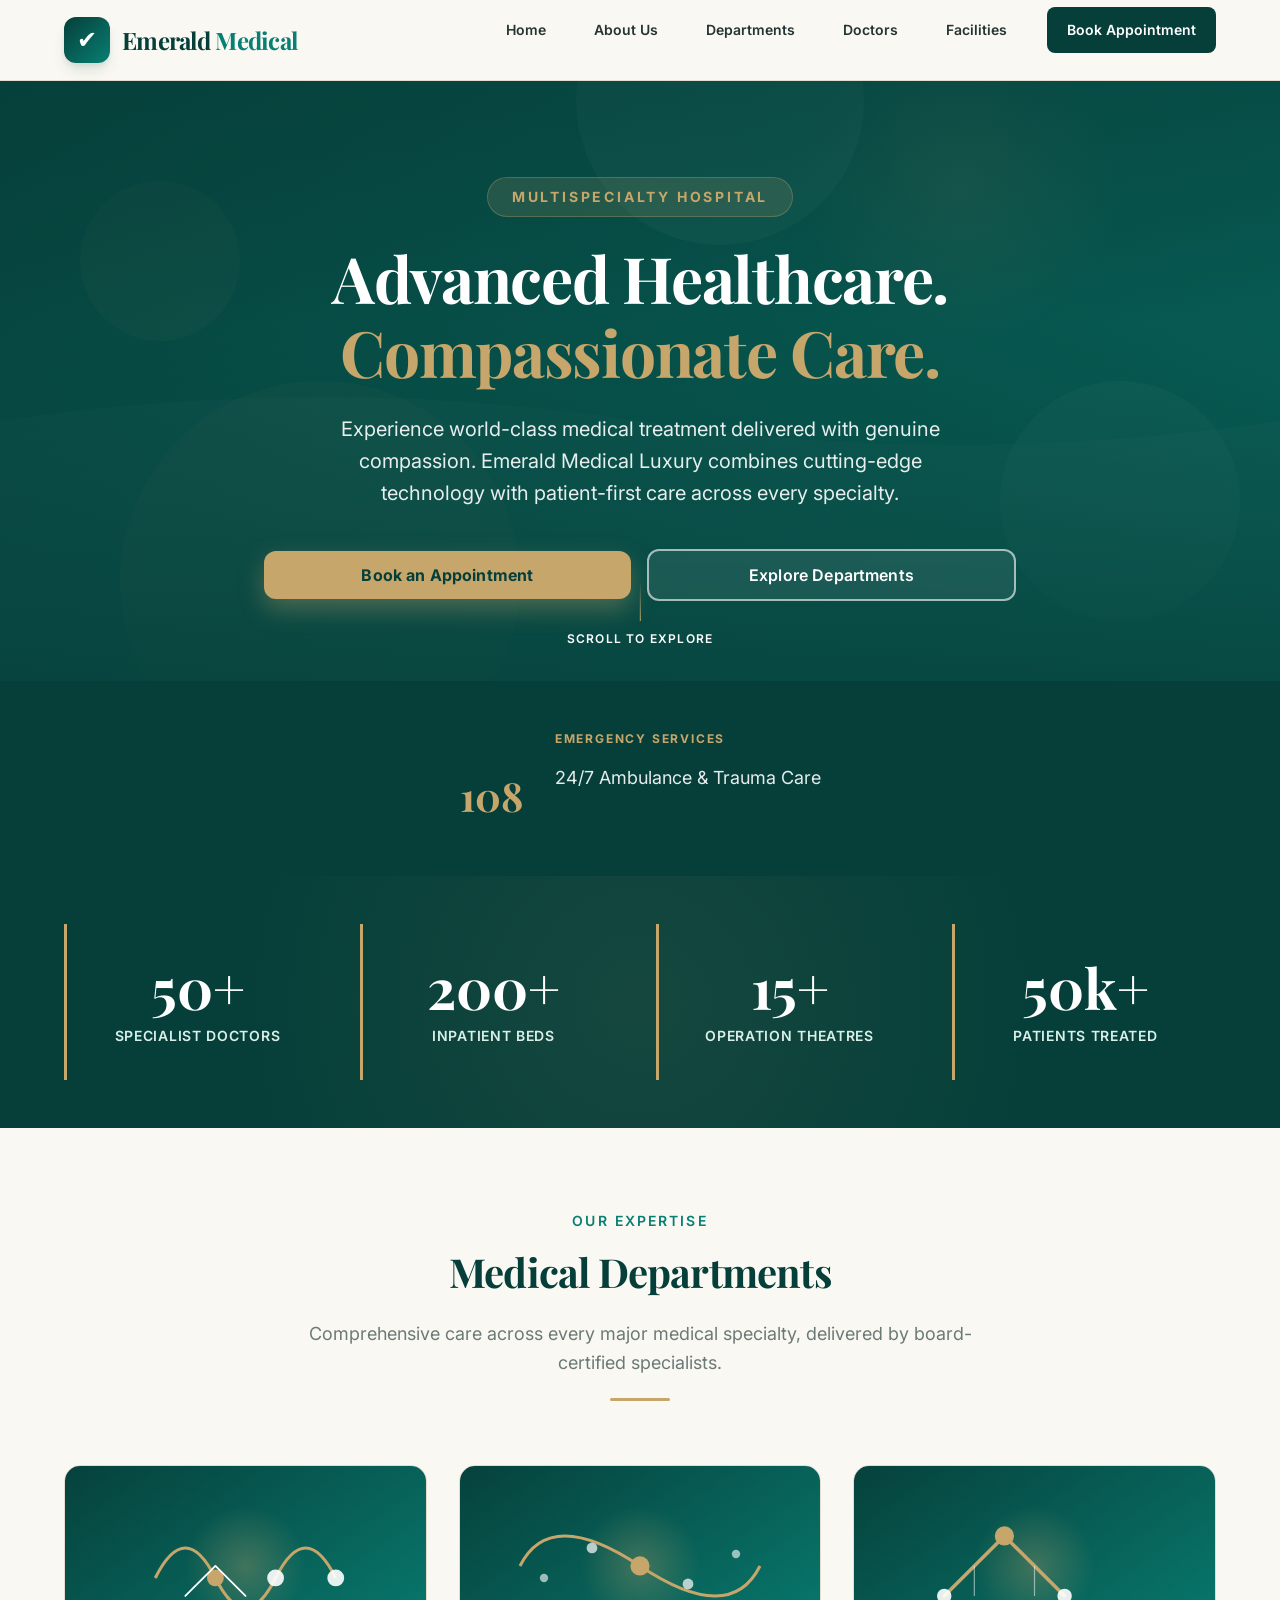
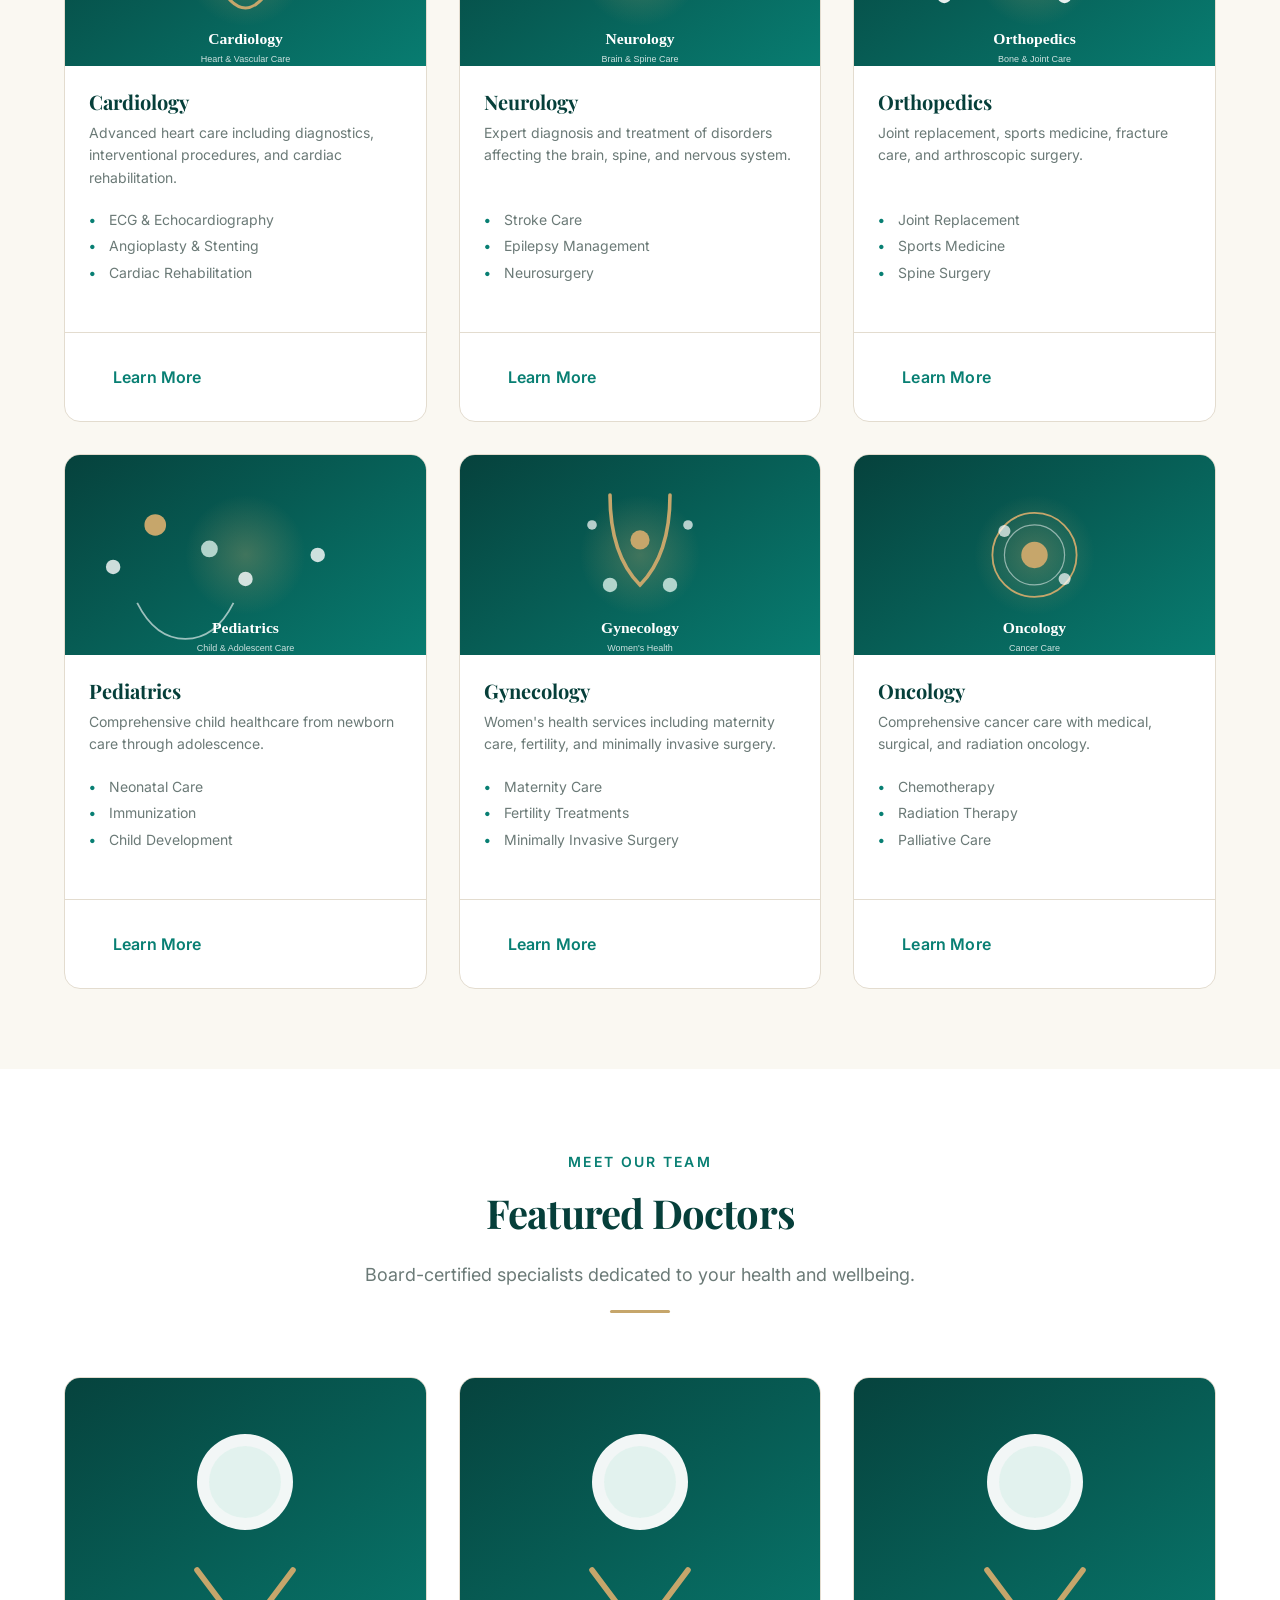
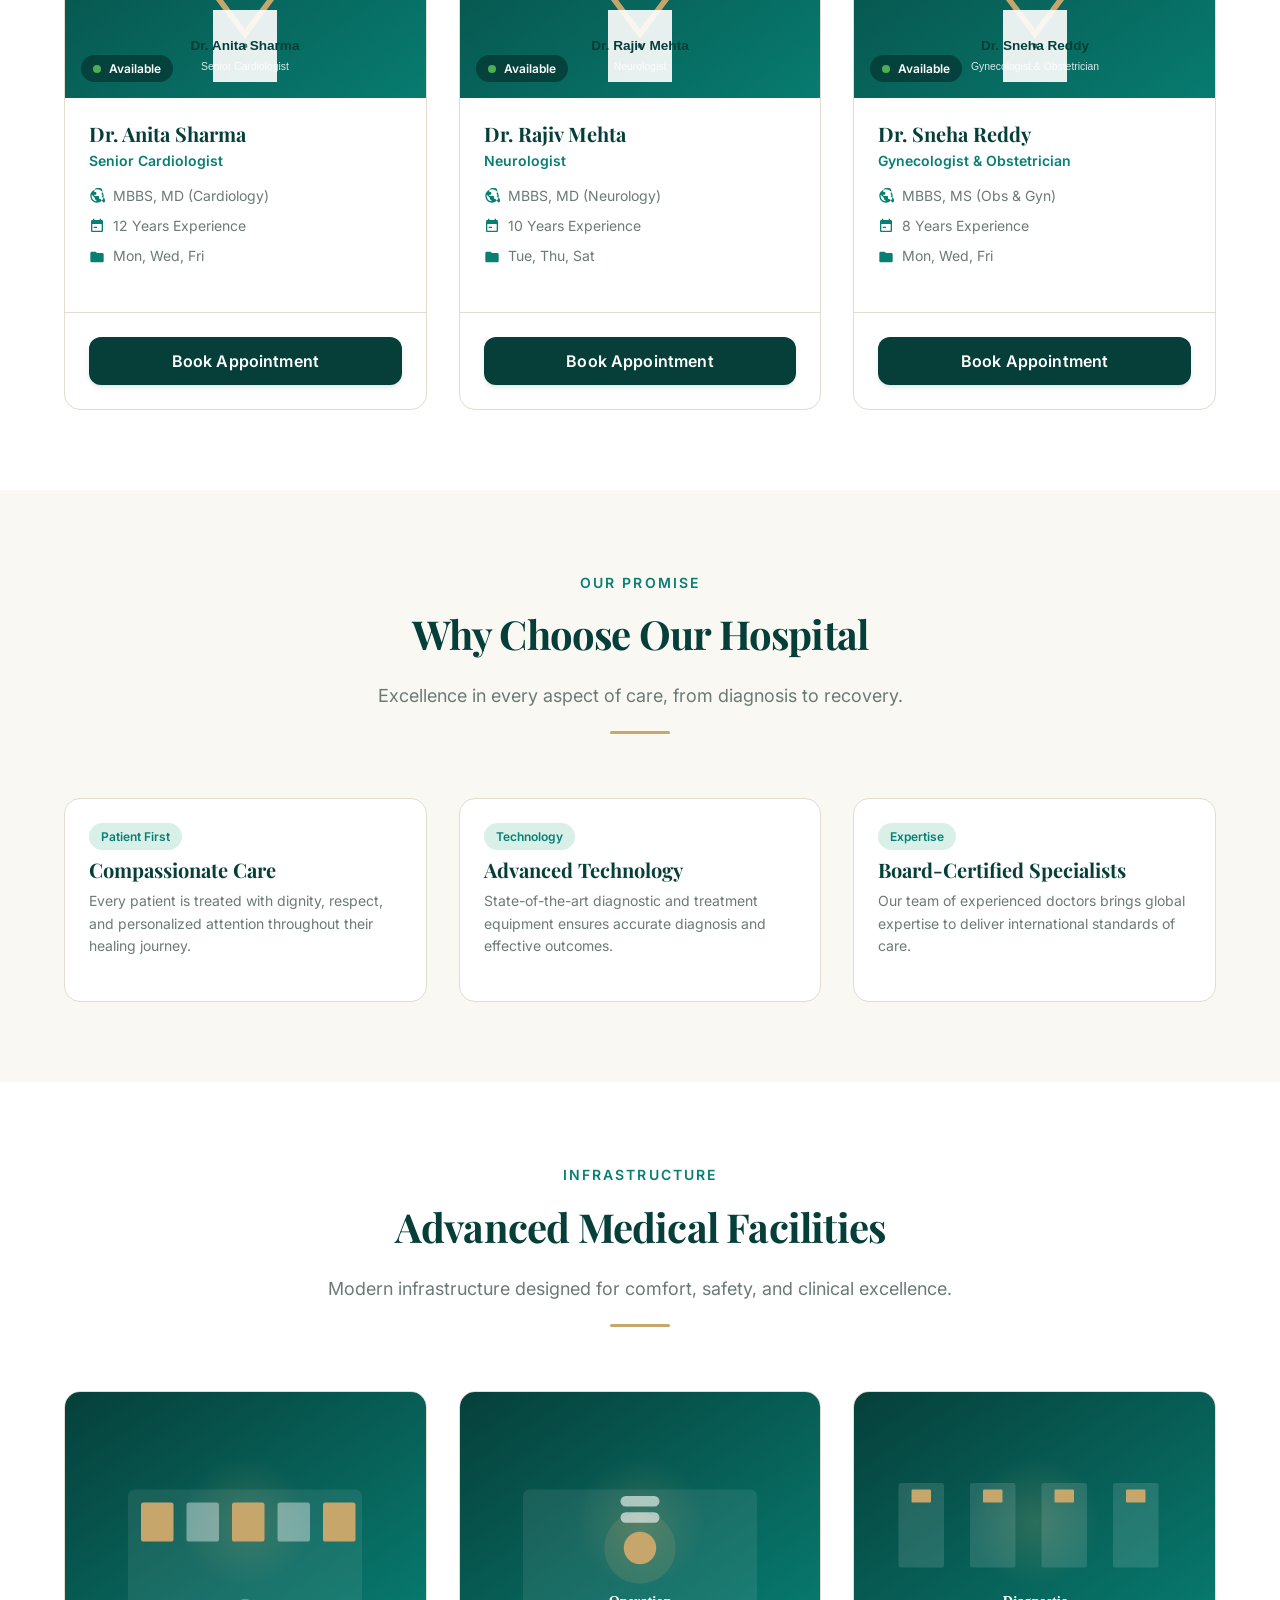
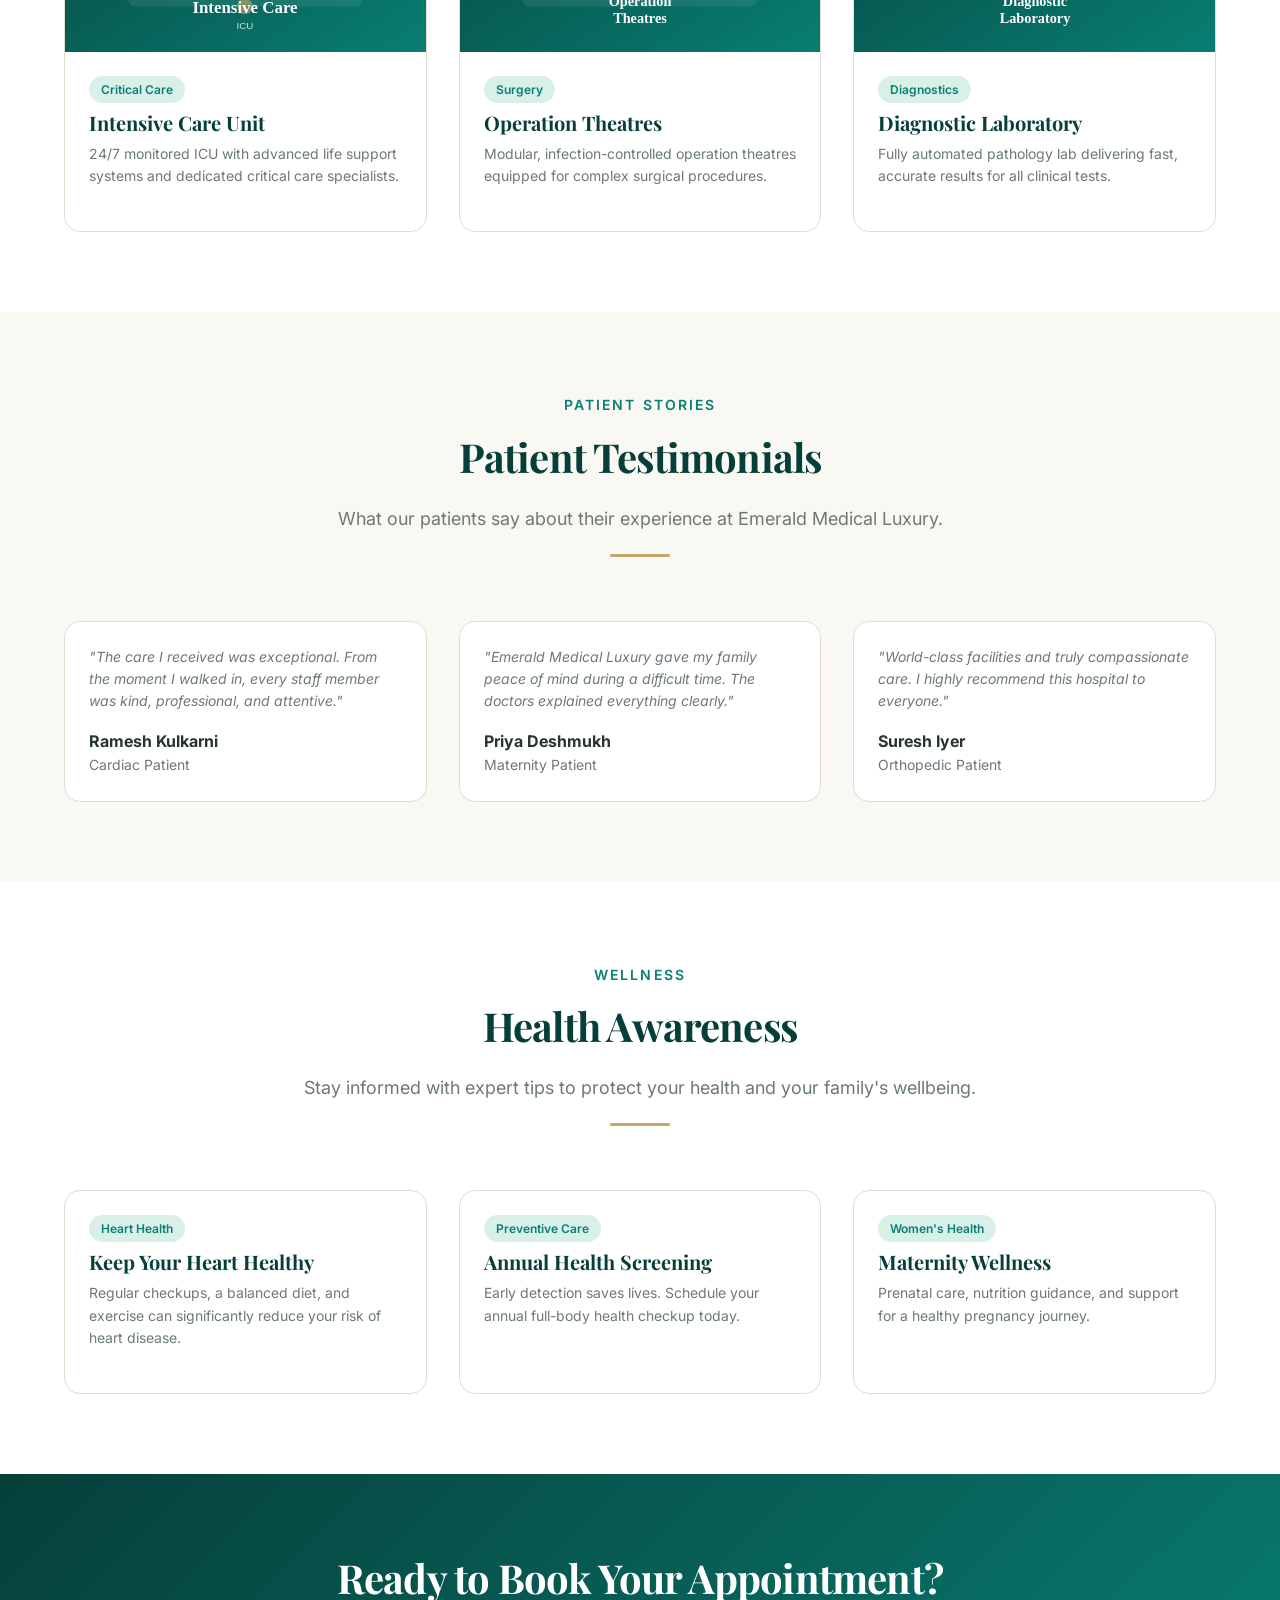
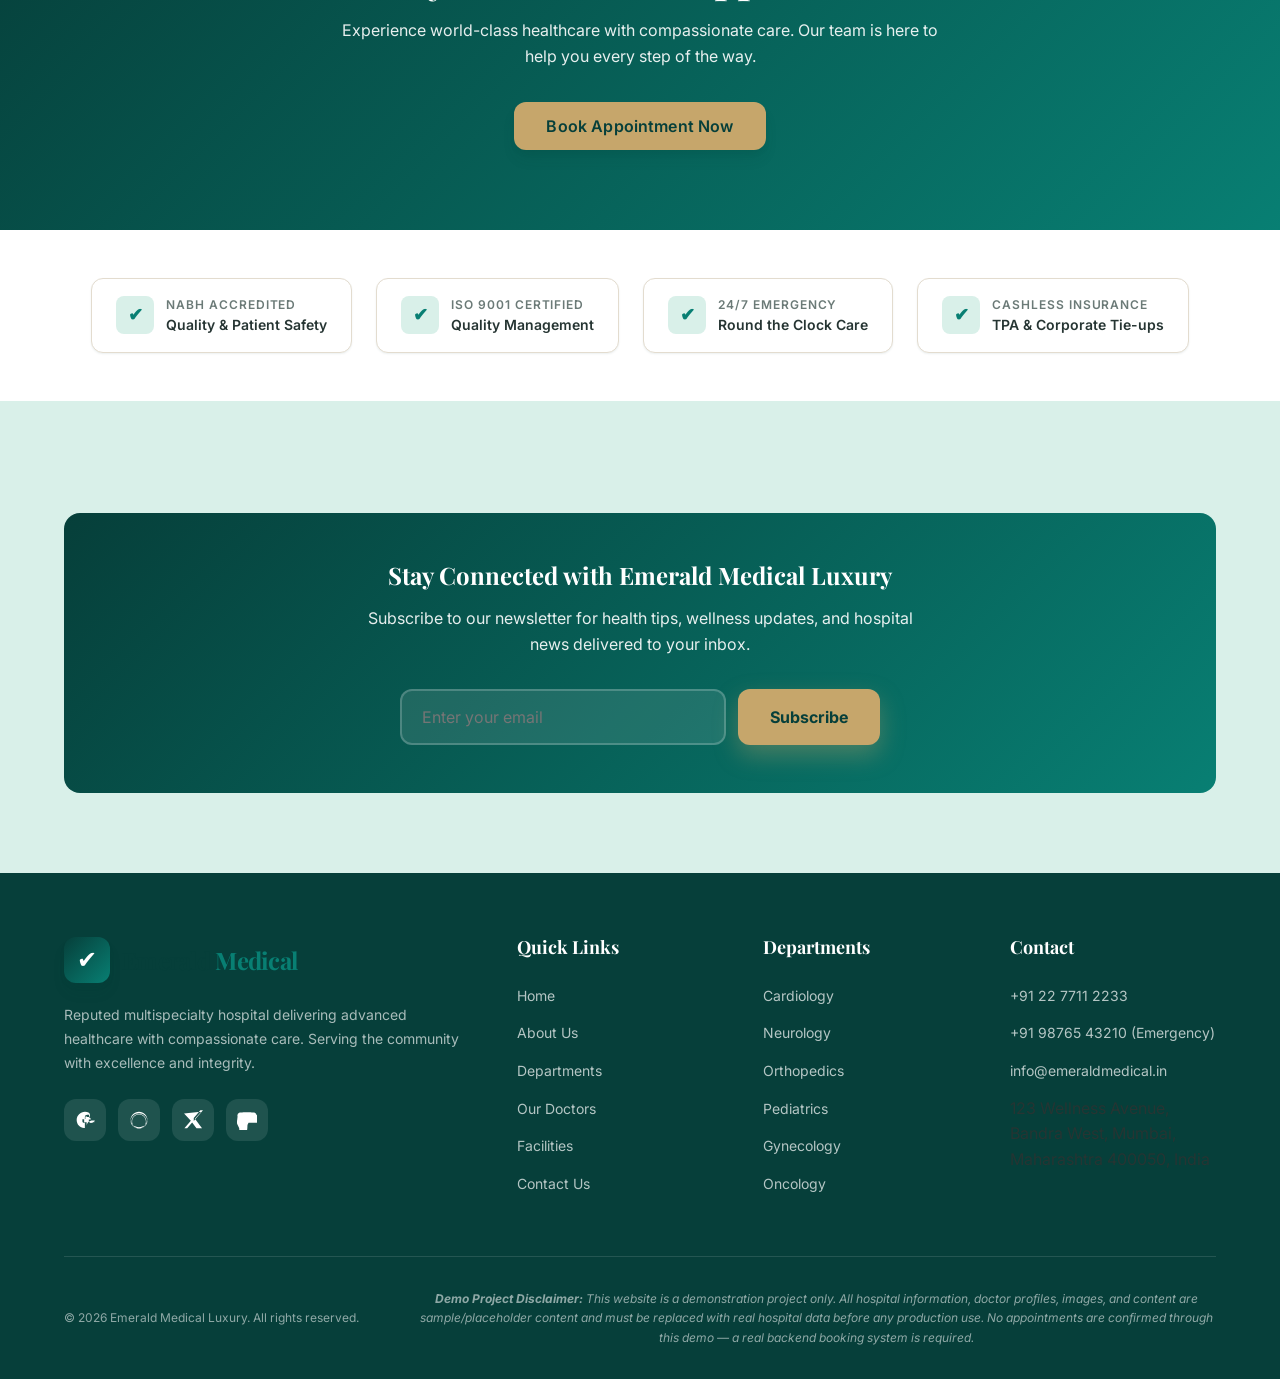
<file: index.html>
<!DOCTYPE html>
<html lang="en">
<head>
  <meta charset="UTF-8" />
  <meta name="viewport" content="width=device-width, initial-scale=1.0" />
  <title>Emerald Medical Luxury | Advanced Healthcare. Compassionate Care.</title>
  <meta name="description" content="Emerald Medical Luxury — a reputed multispecialty hospital offering advanced healthcare with compassionate care. Book an appointment with our expert doctors today." />
  <meta name="keywords" content="multispecialty hospital, emerald medical luxury, book appointment, cardiology, neurology, orthopedics, best hospital" />
  <meta name="author" content="Emerald Medical Luxury" />
  <meta name="robots" content="index, follow" />
  <link rel="preconnect" href="https://fonts.googleapis.com" />
  <link rel="preconnect" href="https://fonts.gstatic.com" crossorigin />
  <link href="https://fonts.googleapis.com/css2?family=Inter:wght@400;500;600;700&family=Playfair+Display:wght@600;700&display=swap" rel="stylesheet" />
  <link rel="stylesheet" href="styles.css" />
  <link rel="icon" type="image/svg+xml" href="data:image/svg+xml,%3Csvg xmlns='http://www.w3.org/2000/svg' viewBox='0 0 32 32'%3E%3Crect width='32' height='32' rx='8' fill='%23063F3A'/%3E%3Cpath d='M16 8l4 4 8-8H8z' fill='%23C6A66B'/%3E%3C/svg%3E" />
</head>
<body>

  <!-- ======================== NAVIGATION ======================== -->
  <header class="header" id="mainHeader">
    <div class="container">
      <a href="index.html" class="logo" aria-label="Emerald Medical Luxury — Home">
        <div class="logo-mark" aria-hidden="true">&#10004;</div>
        <div class="logo-text">Emerald <span>Medical</span></div>
      </a>

      <nav>
        <ul class="nav-menu" id="navMenu">
          <li><a href="index.html" class="nav-link" aria-current="page">Home</a></li>
          <li><a href="about.html" class="nav-link">About Us</a></li>
          <li><a href="departments.html" class="nav-link">Departments</a></li>
          <li><a href="doctors.html" class="nav-link">Doctors</a></li>
          <li><a href="facilities.html" class="nav-link">Facilities</a></li>
          <li><a href="contact.html" class="nav-link nav-link--book">Book Appointment</a></li>
        </ul>
      </nav>

      <button class="mobile-menu-btn" id="mobileMenuBtn" aria-label="Open menu" aria-expanded="false">
        <span></span><span></span><span></span>
      </button>
    </div>
  </header>

  <div class="mobile-overlay" id="mobileOverlay"></div>

  <nav class="mobile-nav" id="mobileNav">
    <button class="mobile-nav__close" id="mobileNavClose" aria-label="Close menu">&times;</button>
    <ul class="mobile-nav__list">
      <li class="mobile-nav__item"><a href="index.html" class="mobile-nav__link">Home</a></li>
      <li class="mobile-nav__item"><a href="about.html" class="mobile-nav__link">About Us</a></li>
      <li class="mobile-nav__item"><a href="departments.html" class="mobile-nav__link">Departments</a></li>
      <li class="mobile-nav__item"><a href="doctors.html" class="mobile-nav__link">Doctors</a></li>
      <li class="mobile-nav__item"><a href="facilities.html" class="mobile-nav__link">Facilities</a></li>
      <li class="mobile-nav__item"><a href="contact.html" class="mobile-nav__link">Contact</a></li>
      <li class="mobile-nav__item"><a href="contact.html" class="mobile-nav__book">Book Appointment</a></li>
    </ul>
  </nav>

  <!-- ======================== HERO ======================== -->
  <section class="hero" id="hero" aria-label="Hero">
    <div class="hero__bg">
      <img
        src="assets/images/hero-bg.svg"
        alt="Modern hospital building exterior with emerald green branding"
        loading="eager"
        width="1600"
        height="900"
      />
    </div>
    <div class="hero__overlay" aria-hidden="true"></div>
    <div class="hero__content fade-in">
      <div class="hero__eyebrow">Multispecialty Hospital</div>
      <h1>Advanced Healthcare.<br /><span style="color:var(--color-accent);">Compassionate Care.</span></h1>
      <p class="hero__subtitle">
        Experience world-class medical treatment delivered with genuine compassion. Emerald Medical Luxury combines cutting-edge technology with patient-first care across every specialty.
      </p>
      <div class="hero__cta">
        <a href="contact.html" class="btn btn--hero-primary btn--full">Book an Appointment</a>
        <a href="departments.html" class="btn btn--hero-outline btn--full">Explore Departments</a>
      </div>
    </div>
    <div class="hero__scroll" aria-hidden="true">
      <div class="hero__scroll-line"></div>
      <span>Scroll to explore</span>
    </div>
  </section>

  <!-- ======================== EMERGENCY BAR ======================== -->
  <section class="section--sm" style="background:var(--color-primary); color:#fff;">
    <div class="container">
      <div style="display:flex; flex-direction:column; gap:var(--space-4); align-items:center; text-align:center;">
        <div style="font-size:var(--font-size-xs); font-weight:700; letter-spacing:0.15em; text-transform:uppercase; color:var(--color-accent);">Emergency Services</div>
        <div style="display:flex; gap:var(--space-8); justify-content:center; flex-wrap:wrap;">
          <div style="font-family:var(--font-display); font-size:var(--font-size-4xl); font-weight:700; color:var(--color-accent);">108</div>
          <div style="font-size:var(--font-size-lg); color:rgba(255,255,255,0.9);">24/7 Ambulance &amp; Trauma Care</div>
        </div>
      </div>
    </div>
  </section>

  <!-- ======================== STATS ======================== -->
  <section class="stats">
    <div class="container">
      <div class="stats__grid">
        <div class="stat-card">
          <div class="stat-card__number" data-target="50+">0</div>
          <div class="stat-card__label">Specialist Doctors</div>
        </div>
        <div class="stat-card">
          <div class="stat-card__number" data-target="200+">0</div>
          <div class="stat-card__label">Inpatient Beds</div>
        </div>
        <div class="stat-card">
          <div class="stat-card__number" data-target="15+">0</div>
          <div class="stat-card__label">Operation Theatres</div>
        </div>
        <div class="stat-card">
          <div class="stat-card__number" data-target="50k+">0</div>
          <div class="stat-card__label">Patients Treated</div>
        </div>
      </div>
    </div>
  </section>

  <!-- ======================== DEPARTMENTS ======================== -->
  <section class="section">
    <div class="container">
      <div class="section-header">
        <span class="eyebrow">Our Expertise</span>
        <h2>Medical Departments</h2>
        <p>Comprehensive care across every major medical specialty, delivered by board-certified specialists.</p>
      </div>
      <div class="departments-grid">
        <article class="dept-card" data-dept="cardiology">
          <div class="dept-card__media">
            <img src="assets/images/cardiology.svg" alt="Cardiology department" loading="lazy" width="600" height="400" />
          </div>
          <div class="dept-card__body">
            <h3>Cardiology</h3>
            <p>Advanced heart care including diagnostics, interventional procedures, and cardiac rehabilitation.</p>
            <ul class="dept-services">
              <li>ECG &amp; Echocardiography</li>
              <li>Angioplasty &amp; Stenting</li>
              <li>Cardiac Rehabilitation</li>
            </ul>
          </div>
          <div class="dept-card__footer">
            <a href="doctors.html" class="btn btn--ghost">Learn More</a>
          </div>
        </article>
        <article class="dept-card" data-dept="neurology">
          <div class="dept-card__media">
            <img src="assets/images/neurology.svg" alt="Neurology department" loading="lazy" width="600" height="400" />
          </div>
          <div class="dept-card__body">
            <h3>Neurology</h3>
            <p>Expert diagnosis and treatment of disorders affecting the brain, spine, and nervous system.</p>
            <ul class="dept-services">
              <li>Stroke Care</li>
              <li>Epilepsy Management</li>
              <li>Neurosurgery</li>
            </ul>
          </div>
          <div class="dept-card__footer">
            <a href="doctors.html" class="btn btn--ghost">Learn More</a>
          </div>
        </article>
        <article class="dept-card" data-dept="orthopedics">
          <div class="dept-card__media">
            <img src="assets/images/orthopedics.svg" alt="Orthopedics department" loading="lazy" width="600" height="400" />
          </div>
          <div class="dept-card__body">
            <h3>Orthopedics</h3>
            <p>Joint replacement, sports medicine, fracture care, and arthroscopic surgery.</p>
            <ul class="dept-services">
              <li>Joint Replacement</li>
              <li>Sports Medicine</li>
              <li>Spine Surgery</li>
            </ul>
          </div>
          <div class="dept-card__footer">
            <a href="doctors.html" class="btn btn--ghost">Learn More</a>
          </div>
        </article>
        <article class="dept-card" data-dept="pediatrics">
          <div class="dept-card__media">
            <img src="assets/images/pediatrics.svg" alt="Pediatrics department" loading="lazy" width="600" height="400" />
          </div>
          <div class="dept-card__body">
            <h3>Pediatrics</h3>
            <p>Comprehensive child healthcare from newborn care through adolescence.</p>
            <ul class="dept-services">
              <li>Neonatal Care</li>
              <li>Immunization</li>
              <li>Child Development</li>
            </ul>
          </div>
          <div class="dept-card__footer">
            <a href="doctors.html" class="btn btn--ghost">Learn More</a>
          </div>
        </article>
        <article class="dept-card" data-dept="gynecology">
          <div class="dept-card__media">
            <img src="assets/images/gynecology.svg" alt="Gynecology department" loading="lazy" width="600" height="400" />
          </div>
          <div class="dept-card__body">
            <h3>Gynecology</h3>
            <p>Women's health services including maternity care, fertility, and minimally invasive surgery.</p>
            <ul class="dept-services">
              <li>Maternity Care</li>
              <li>Fertility Treatments</li>
              <li>Minimally Invasive Surgery</li>
            </ul>
          </div>
          <div class="dept-card__footer">
            <a href="doctors.html" class="btn btn--ghost">Learn More</a>
          </div>
        </article>
        <article class="dept-card" data-dept="oncology">
          <div class="dept-card__media">
            <img src="assets/images/oncology.svg" alt="Oncology department" loading="lazy" width="600" height="400" />
          </div>
          <div class="dept-card__body">
            <h3>Oncology</h3>
            <p>Comprehensive cancer care with medical, surgical, and radiation oncology.</p>
            <ul class="dept-services">
              <li>Chemotherapy</li>
              <li>Radiation Therapy</li>
              <li>Palliative Care</li>
            </ul>
          </div>
          <div class="dept-card__footer">
            <a href="doctors.html" class="btn btn--ghost">Learn More</a>
          </div>
        </article>
      </div>
    </div>
  </section>

  <!-- ======================== FEATURED DOCTORS ======================== -->
  <section class="section section--bg">
    <div class="container">
      <div class="section-header">
        <span class="eyebrow">Meet Our Team</span>
        <h2>Featured Doctors</h2>
        <p>Board-certified specialists dedicated to your health and wellbeing.</p>
      </div>
      <div class="doctors-grid">
        <article class="doctor-card">
          <div class="doctor-card__media">
            <img src="assets/images/doctor-anita.svg" alt="Dr. Anita Sharma" loading="lazy" width="600" height="400" />
            <div class="doctor-card__status"><span class="status-dot" aria-hidden="true"></span>Available</div>
          </div>
          <div class="doctor-card__body">
            <h3>Dr. Anita Sharma</h3>
            <div class="doctor-card__spec">Senior Cardiologist</div>
            <ul class="doctor-card__meta">
              <li><svg viewBox="0 0 24 24" aria-hidden="true"><path d="M12 2C6.48 2 2 6.48 2 12s4.48 10 10 10 10-4.48 10-10S17.52 2 12 2zm-1 17.93c-3.95-.49-7-3.85-7-7.93 0-.62.08-1.21.21-1.79L9 15v1c0 1.1.9 2 2 2v1.93zm6.9-2.54c-.26-.81-1-1.39-1.9-1.39h-1v-3c0-.55-.45-1-1-1H8v-2h2c.55 0 1-.45 1-1v-2c0-.55-.45-1-1-1H8v-2c0-2.21 1.79-4 4-4h4c2.21 0 4 1.79 4 4v2c0 .55-.45 1-1 1v2c0 .55.45 1 1 1v2c0 .55-.45 1-1 1v1h2c.9 0 1.64.58 1.9 1.39l1.24 2.45c.17.34.25.72.25 1.15 0 1.61-1.35 2.92-2.93 2.92z" fill="currentColor"/></svg>MBBS, MD (Cardiology)</li>
              <li><svg viewBox="0 0 24 24" aria-hidden="true"><path d="M19 3h-1V1h-2v2H8V1H6v2H5c-1.11 0-1.99.9-1.99 2L3 19c0 1.1.89 2 2 2h14c1.1 0 2-.9 2-2V5c0-1.1-.9-2-2-2zm0 16H5V9h14v10zM7 15h5v-2H7v2z" fill="currentColor"/></svg>12 Years Experience</li>
              <li><svg viewBox="0 0 24 24" aria-hidden="true"><path d="M10 4H4c-1.1 0-1.99.9-1.99 2L2 18c0 1.1.9 2 2 2h16c1.1 0 2-.9 2-2V8c0-1.1-.9-2-2-2h-8l-2-2z" fill="currentColor"/></svg>Mon, Wed, Fri</li>
            </ul>
          </div>
          <div class="doctor-card__footer">
            <a href="contact.html" class="btn btn--primary btn--full">Book Appointment</a>
          </div>
        </article>
        <article class="doctor-card">
          <div class="doctor-card__media">
            <img src="assets/images/doctor-rajiv.svg" alt="Dr. Rajiv Mehta" loading="lazy" width="600" height="400" />
            <div class="doctor-card__status"><span class="status-dot" aria-hidden="true"></span>Available</div>
          </div>
          <div class="doctor-card__body">
            <h3>Dr. Rajiv Mehta</h3>
            <div class="doctor-card__spec">Neurologist</div>
            <ul class="doctor-card__meta">
              <li><svg viewBox="0 0 24 24" aria-hidden="true"><path d="M12 2C6.48 2 2 6.48 2 12s4.48 10 10 10 10-4.48 10-10S17.52 2 12 2zm-1 17.93c-3.95-.49-7-3.85-7-7.93 0-.62.08-1.21.21-1.79L9 15v1c0 1.1.9 2 2 2v1.93zm6.9-2.54c-.26-.81-1-1.39-1.9-1.39h-1v-3c0-.55-.45-1-1-1H8v-2h2c.55 0 1-.45 1-1v-2c0-.55-.45-1-1-1H8v-2c0-2.21 1.79-4 4-4h4c2.21 0 4 1.79 4 4v2c0 .55-.45 1-1 1v2c0 .55.45 1 1 1v2c0 .55-.45 1-1 1v1h2c.9 0 1.64.58 1.9 1.39l1.24 2.45c.17.34.25.72.25 1.15 0 1.61-1.35 2.92-2.93 2.92z" fill="currentColor"/></svg>MBBS, MD (Neurology)</li>
              <li><svg viewBox="0 0 24 24" aria-hidden="true"><path d="M19 3h-1V1h-2v2H8V1H6v2H5c-1.11 0-1.99.9-1.99 2L3 19c0 1.1.89 2 2 2h14c1.1 0 2-.9 2-2V5c0-1.1-.9-2-2-2zm0 16H5V9h14v10zM7 15h5v-2H7v2z" fill="currentColor"/></svg>10 Years Experience</li>
              <li><svg viewBox="0 0 24 24" aria-hidden="true"><path d="M10 4H4c-1.1 0-1.99.9-1.99 2L2 18c0 1.1.9 2 2 2h16c1.1 0 2-.9 2-2V8c0-1.1-.9-2-2-2h-8l-2-2z" fill="currentColor"/></svg>Tue, Thu, Sat</li>
            </ul>
          </div>
          <div class="doctor-card__footer">
            <a href="contact.html" class="btn btn--primary btn--full">Book Appointment</a>
          </div>
        </article>
        <article class="doctor-card">
          <div class="doctor-card__media">
            <img src="assets/images/doctor-sneha.svg" alt="Dr. Sneha Reddy" loading="lazy" width="600" height="400" />
            <div class="doctor-card__status"><span class="status-dot" aria-hidden="true"></span>Available</div>
          </div>
          <div class="doctor-card__body">
            <h3>Dr. Sneha Reddy</h3>
            <div class="doctor-card__spec">Gynecologist &amp; Obstetrician</div>
            <ul class="doctor-card__meta">
              <li><svg viewBox="0 0 24 24" aria-hidden="true"><path d="M12 2C6.48 2 2 6.48 2 12s4.48 10 10 10 10-4.48 10-10S17.52 2 12 2zm-1 17.93c-3.95-.49-7-3.85-7-7.93 0-.62.08-1.21.21-1.79L9 15v1c0 1.1.9 2 2 2v1.93zm6.9-2.54c-.26-.81-1-1.39-1.9-1.39h-1v-3c0-.55-.45-1-1-1H8v-2h2c.55 0 1-.45 1-1v-2c0-.55-.45-1-1-1H8v-2c0-2.21 1.79-4 4-4h4c2.21 0 4 1.79 4 4v2c0 .55-.45 1-1 1v2c0 .55.45 1 1 1v2c0 .55-.45 1-1 1v1h2c.9 0 1.64.58 1.9 1.39l1.24 2.45c.17.34.25.72.25 1.15 0 1.61-1.35 2.92-2.93 2.92z" fill="currentColor"/></svg>MBBS, MS (Obs &amp; Gyn)</li>
              <li><svg viewBox="0 0 24 24" aria-hidden="true"><path d="M19 3h-1V1h-2v2H8V1H6v2H5c-1.11 0-1.99.9-1.99 2L3 19c0 1.1.89 2 2 2h14c1.1 0 2-.9 2-2V5c0-1.1-.9-2-2-2zm0 16H5V9h14v10zM7 15h5v-2H7v2z" fill="currentColor"/></svg>8 Years Experience</li>
              <li><svg viewBox="0 0 24 24" aria-hidden="true"><path d="M10 4H4c-1.1 0-1.99.9-1.99 2L2 18c0 1.1.9 2 2 2h16c1.1 0 2-.9 2-2V8c0-1.1-.9-2-2-2h-8l-2-2z" fill="currentColor"/></svg>Mon, Wed, Fri</li>
            </ul>
          </div>
          <div class="doctor-card__footer">
            <a href="contact.html" class="btn btn--primary btn--full">Book Appointment</a>
          </div>
        </article>
      </div>
    </div>
  </section>

  <!-- ======================== WHY CHOOSE ======================== -->
  <section class="section">
    <div class="container">
      <div class="section-header">
        <span class="eyebrow">Our Promise</span>
        <h2>Why Choose Our Hospital</h2>
        <p>Excellence in every aspect of care, from diagnosis to recovery.</p>
      </div>
      <div class="grid-3">
        <div class="card">
          <div class="card__body">
            <div class="card__tag">Patient First</div>
            <h3>Compassionate Care</h3>
            <p>Every patient is treated with dignity, respect, and personalized attention throughout their healing journey.</p>
          </div>
        </div>
        <div class="card">
          <div class="card__body">
            <div class="card__tag">Technology</div>
            <h3>Advanced Technology</h3>
            <p>State-of-the-art diagnostic and treatment equipment ensures accurate diagnosis and effective outcomes.</p>
          </div>
        </div>
        <div class="card">
          <div class="card__body">
            <div class="card__tag">Expertise</div>
            <h3>Board-Certified Specialists</h3>
            <p>Our team of experienced doctors brings global expertise to deliver international standards of care.</p>
          </div>
        </div>
      </div>
    </div>
  </section>

  <!-- ======================== FACILITIES ======================== -->
  <section class="section section--bg">
    <div class="container">
      <div class="section-header">
        <span class="eyebrow">Infrastructure</span>
        <h2>Advanced Medical Facilities</h2>
        <p>Modern infrastructure designed for comfort, safety, and clinical excellence.</p>
      </div>
      <div class="grid-3">
        <article class="card">
          <div class="card__media">
            <img src="assets/images/icu.svg" alt="ICU facility" loading="lazy" width="600" height="400" />
          </div>
          <div class="card__body">
            <div class="card__tag">Critical Care</div>
            <h3>Intensive Care Unit</h3>
            <p>24/7 monitored ICU with advanced life support systems and dedicated critical care specialists.</p>
          </div>
        </article>
        <article class="card">
          <div class="card__media">
            <img src="assets/images/operation-theatre.svg" alt="Operation theatre" loading="lazy" width="600" height="400" />
          </div>
          <div class="card__body">
            <div class="card__tag">Surgery</div>
            <h3>Operation Theatres</h3>
            <p>Modular, infection-controlled operation theatres equipped for complex surgical procedures.</p>
          </div>
        </article>
        <article class="card">
          <div class="card__media">
            <img src="assets/images/diagnostic-lab.svg" alt="Diagnostic lab" loading="lazy" width="600" height="400" />
          </div>
          <div class="card__body">
            <div class="card__tag">Diagnostics</div>
            <h3>Diagnostic Laboratory</h3>
            <p>Fully automated pathology lab delivering fast, accurate results for all clinical tests.</p>
          </div>
        </article>
      </div>
    </div>
  </section>

  <!-- ======================== TESTIMONIALS ======================== -->
  <section class="section">
    <div class="container">
      <div class="section-header">
        <span class="eyebrow">Patient Stories</span>
        <h2>Patient Testimonials</h2>
        <p>What our patients say about their experience at Emerald Medical Luxury.</p>
      </div>
      <div class="grid-3">
        <div class="card">
          <div class="card__body">
            <p style="font-style:italic; color:var(--color-text-muted); margin-bottom:var(--space-4);">"The care I received was exceptional. From the moment I walked in, every staff member was kind, professional, and attentive."</p>
            <div style="font-weight:700;">Ramesh Kulkarni</div>
            <div style="font-size:var(--font-size-sm); color:var(--color-text-muted);">Cardiac Patient</div>
          </div>
        </div>
        <div class="card">
          <div class="card__body">
            <p style="font-style:italic; color:var(--color-text-muted); margin-bottom:var(--space-4);">"Emerald Medical Luxury gave my family peace of mind during a difficult time. The doctors explained everything clearly."</p>
            <div style="font-weight:700;">Priya Deshmukh</div>
            <div style="font-size:var(--font-size-sm); color:var(--color-text-muted);">Maternity Patient</div>
          </div>
        </div>
        <div class="card">
          <div class="card__body">
            <p style="font-style:italic; color:var(--color-text-muted); margin-bottom:var(--space-4);">"World-class facilities and truly compassionate care. I highly recommend this hospital to everyone."</p>
            <div style="font-weight:700;">Suresh Iyer</div>
            <div style="font-size:var(--font-size-sm); color:var(--color-text-muted);">Orthopedic Patient</div>
          </div>
        </div>
      </div>
    </div>
  </section>

  <!-- ======================== HEALTH AWARENESS ======================== -->
  <section class="section section--bg">
    <div class="container">
      <div class="section-header">
        <span class="eyebrow">Wellness</span>
        <h2>Health Awareness</h2>
        <p>Stay informed with expert tips to protect your health and your family's wellbeing.</p>
      </div>
      <div class="grid-3">
        <div class="card">
          <div class="card__body">
            <div class="card__tag">Heart Health</div>
            <h3>Keep Your Heart Healthy</h3>
            <p>Regular checkups, a balanced diet, and exercise can significantly reduce your risk of heart disease.</p>
          </div>
        </div>
        <div class="card">
          <div class="card__body">
            <div class="card__tag">Preventive Care</div>
            <h3>Annual Health Screening</h3>
            <p>Early detection saves lives. Schedule your annual full-body health checkup today.</p>
          </div>
        </div>
        <div class="card">
          <div class="card__body">
            <div class="card__tag">Women's Health</div>
            <h3>Maternity Wellness</h3>
            <p>Prenatal care, nutrition guidance, and support for a healthy pregnancy journey.</p>
          </div>
        </div>
      </div>
    </div>
  </section>

  <!-- ======================== APPOINTMENT CTA ======================== -->
  <section class="section" style="background:linear-gradient(135deg, var(--color-primary) 0%, var(--color-secondary) 100%); color:#fff; text-align:center;">
    <div class="container">
      <h2 style="color:#fff; margin-bottom:var(--space-4);">Ready to Book Your Appointment?</h2>
      <p style="color:rgba(255,255,255,0.9); max-width:600px; margin:0 auto var(--space-8);">Experience world-class healthcare with compassionate care. Our team is here to help you every step of the way.</p>
      <a href="contact.html" class="btn btn--primary" style="background:var(--color-accent); color:var(--color-primary); box-shadow:var(--shadow-lg);">Book Appointment Now</a>
    </div>
  </section>

  <!-- ======================== TRUST BADGES ======================== -->
  <section class="section--sm" style="background:var(--color-white);">
    <div class="container">
      <div class="trust-badges">
        <div class="trust-badge">
          <div class="trust-badge__icon" aria-hidden="true">&#10004;</div>
          <div>
            <div class="trust-badge__label">NABH Accredited</div>
            <div class="trust-badge__title">Quality &amp; Patient Safety</div>
          </div>
        </div>
        <div class="trust-badge">
          <div class="trust-badge__icon" aria-hidden="true">&#10004;</div>
          <div>
            <div class="trust-badge__label">ISO 9001 Certified</div>
            <div class="trust-badge__title">Quality Management</div>
          </div>
        </div>
        <div class="trust-badge">
          <div class="trust-badge__icon" aria-hidden="true">&#10004;</div>
          <div>
            <div class="trust-badge__label">24/7 Emergency</div>
            <div class="trust-badge__title">Round the Clock Care</div>
          </div>
        </div>
        <div class="trust-badge">
          <div class="trust-badge__icon" aria-hidden="true">&#10004;</div>
          <div>
            <div class="trust-badge__label">Cashless Insurance</div>
            <div class="trust-badge__title">TPA &amp; Corporate Tie-ups</div>
          </div>
        </div>
      </div>
    </div>
  </section>

  <!-- ======================== NEWSLETTER ======================== -->
  <section class="section" style="background:var(--color-mint); text-align:center;">
    <div class="container">
      <div class="cta-box">
        <h3>Stay Connected with Emerald Medical Luxury</h3>
        <p>Subscribe to our newsletter for health tips, wellness updates, and hospital news delivered to your inbox.</p>
        <form id="newsletterForm" style="max-width:480px; margin:0 auto; display:flex; gap:var(--space-3);">
          <input type="email" id="newsletterEmail" placeholder="Enter your email" required style="flex:1; min-width:200px; padding:var(--space-4) var(--space-5); font-family:var(--font-primary); font-size:var(--font-size-base); border:2px solid rgba(255,255,255,0.2); border-radius:var(--radius-lg); background:rgba(255,255,255,0.1); color:#fff;" />
          <button type="submit" class="btn btn--hero-primary" style="padding:var(--space-4) var(--space-8);">Subscribe</button>
        </form>
      </div>
    </div>
  </section>

  <!-- ======================== FOOTER ======================== -->
  <footer>
    <div class="container">
      <div class="footer-grid">
        <div class="footer__brand">
          <a href="index.html" class="logo" aria-label="Emerald Medical Luxury">
            <div class="logo-mark" aria-hidden="true">&#10004;</div>
            <div class="logo-text">Emerald <span>Medical</span></div>
          </a>
          <p>Reputed multispecialty hospital delivering advanced healthcare with compassionate care. Serving the community with excellence and integrity.</p>
          <div class="footer-social">
            <a href="#" aria-label="Facebook"><svg viewBox="0 0 24 24" width="20" height="20" fill="currentColor"><path d="M12 2.04C6.5 2.04 2 6.53 2 12.06c0 5.22 3.88 9.56 8.85 9.56q.49 0 .98-.03V15.35q-.49.03-.98.03c-1.52 0-1.99-.92-1.99-1.87v-2.5h2.98v-2.36c0-2.17 1.4-2.93 2.77-2.93 1.25 0 2.21.09 2.21.09v2.46H14l-.01 2.49h-2.98v4.01h2.98V19.6c0-.03.01-.05.01-.08 0-4.32 3.03-6.97 7.32-6.97 1.37 0 2.58.23 2.58.23v2.77h2.01c1.34 0 2.56-.59 2.56-1.6 0-1.25-1.26-2.16-2.62-2.16-1.08 0-1.79.6-2.08 1.04-1.12 1.67-3.06 2.7-4.56 2.7-1.76 0-2.62-.97-2.62-2.24v-1.92l2.33-.01c-.02-1.38-.7-2.37-1.88-2.37-1.37 0-2.31.72-2.57 1.14v-2.4h-2.01V12.06C22 6.53 17.5 2.04 12 2.04"/></svg></a>
            <a href="#" aria-label="Instagram"><svg viewBox="0 0 24 24" width="20" height="20" fill="currentColor"><path d="M12 2.16C6.34 2.16 1.82 6.68 1.82 12.34c0 5.66 4.52 10.18 10.18 10.18 5.66 0 10.18-4.52 10.18-10.18C22.18 6.68 17.66 2.16 12 2.16zm0 1.82C17.62 3.98 22 8.36 22 12.34c0 3.98-4.38 8.36-10 8.36-5.62 0-10-4.38-10-8.36 0-3.98 4.38-8.36 10-8.36m0 18.64c-4.9 0-8.86-3.96-8.86-8.86 0-4.9 3.96-8.86 8.86-8.86s8.86 3.96 8.86 8.86c0 4.9-3.96 8.86-8.86 8.86m0-17.1c-4.57 0-8.28 3.71-8.28 8.28 0 4.57 3.71 8.28 8.28 8.28s8.28-3.71 8.28-8.28c0-4.57-3.71-8.28-8.28-8.28z"/></svg></a>
            <a href="#" aria-label="Twitter"><svg viewBox="0 0 24 24" width="20" height="20" fill="currentColor"><path d="M18.244 2.25h3.308l-7.227 8.26 8.502 11.24H16.17l-5.214-6.817L4.99 21.75H1.68l7.73-8.835L1.25 4.24zM12.93 13.32l11.04-13.12h-3.15l-7.89 9.26z"/></svg></a>
            <a href="#" aria-label="YouTube"><svg viewBox="0 0 24 24" width="20" height="20" fill="currentColor"><path d="M23.498 6.186a3.32 3.32 0 0 0-2.118-2.933C19.606 2.584 12.717 2.584 12 2.584S4.394 2.584 2.62 3.253a3.31 3.31 0 0 0-2.117 2.933c0 .58.062 1.154.184 1.715L.243 11.76c-.187.85-.284 1.715-.284 2.587s.098 1.737.284 2.587l2.31 4.62c.122.561.184 1.135.184 1.715a3.32 3.32 0 0 0 2.117 2.933c.843.292 1.722.439 2.62.439s1.777-.147 2.62-.439a3.31 3.31 0 0 0 2.117-2.933c.083-.561.184-1.135.184-1.715l.24-4.818c.26-.492.395-.984.439-1.473h13.51c.044.489.18.981.44 1.473l.24 4.818c0 .58.063 1.154.184 1.715a3.31 3.31 0 0 0 2.117 2.933c.843.292 1.722.439 2.62.439s1.777-.147 2.62-.439a3.31 3.31 0 0 0 2.118-2.933c0-.872-.098-1.737-.284-2.587l2.31-4.62c.186-.85.284-1.715.284-2.587s-.098-1.737-.284-2.587l-2.31-4.62c-.122-.561-.185-1.135-.185-1.715a3.32 3.32 0 0 0-2.118-2.933c-.899-.291-1.777-.438-2.62-.438-1.087 0-1.966.147-2.62.439m-11.498 6.187L5.545 6.305l6.394 12.786 6.393-12.786z"/></svg></a>
          </div>
        </div>

        <div class="footer__links">
          <h4 class="footer__heading">Quick Links</h4>
          <ul class="footer-links">
            <li><a href="index.html">Home</a></li>
            <li><a href="about.html">About Us</a></li>
            <li><a href="departments.html">Departments</a></li>
            <li><a href="doctors.html">Our Doctors</a></li>
            <li><a href="facilities.html">Facilities</a></li>
            <li><a href="contact.html">Contact Us</a></li>
          </ul>
        </div>

        <div class="footer__links">
          <h4 class="footer__heading">Departments</h4>
          <ul class="footer-links">
            <li><a href="departments.html">Cardiology</a></li>
            <li><a href="departments.html">Neurology</a></li>
            <li><a href="departments.html">Orthopedics</a></li>
            <li><a href="departments.html">Pediatrics</a></li>
            <li><a href="departments.html">Gynecology</a></li>
            <li><a href="departments.html">Oncology</a></li>
          </ul>
        </div>

        <div class="footer__links">
          <h4 class="footer__heading">Contact</h4>
          <ul class="footer-links">
            <li><a href="tel:+912277112233">+91 22 7711 2233</a></li>
            <li><a href="tel:+919876543210">+91 98765 43210 (Emergency)</a></li>
            <li><a href="mailto:info@emeraldmedical.in">info@emeraldmedical.in</a></li>
            <li>123 Wellness Avenue, Bandra West, Mumbai, Maharashtra 400050, India</li>
          </ul>
        </div>
      </div>

      <div class="footer-bottom">
        <p>&copy; <span id="currentYear">2026</span> Emerald Medical Luxury. All rights reserved.</p>
        <p class="disclaimer">
          <strong>Demo Project Disclaimer:</strong> This website is a demonstration project only. All hospital information, doctor profiles, images, and content are sample/placeholder content and must be replaced with real hospital data before any production use. No appointments are confirmed through this demo — a real backend booking system is required.
        </p>
      </div>
    </div>
  </footer>

  <script src="app.js"></script>
</body>
</html>
</file>
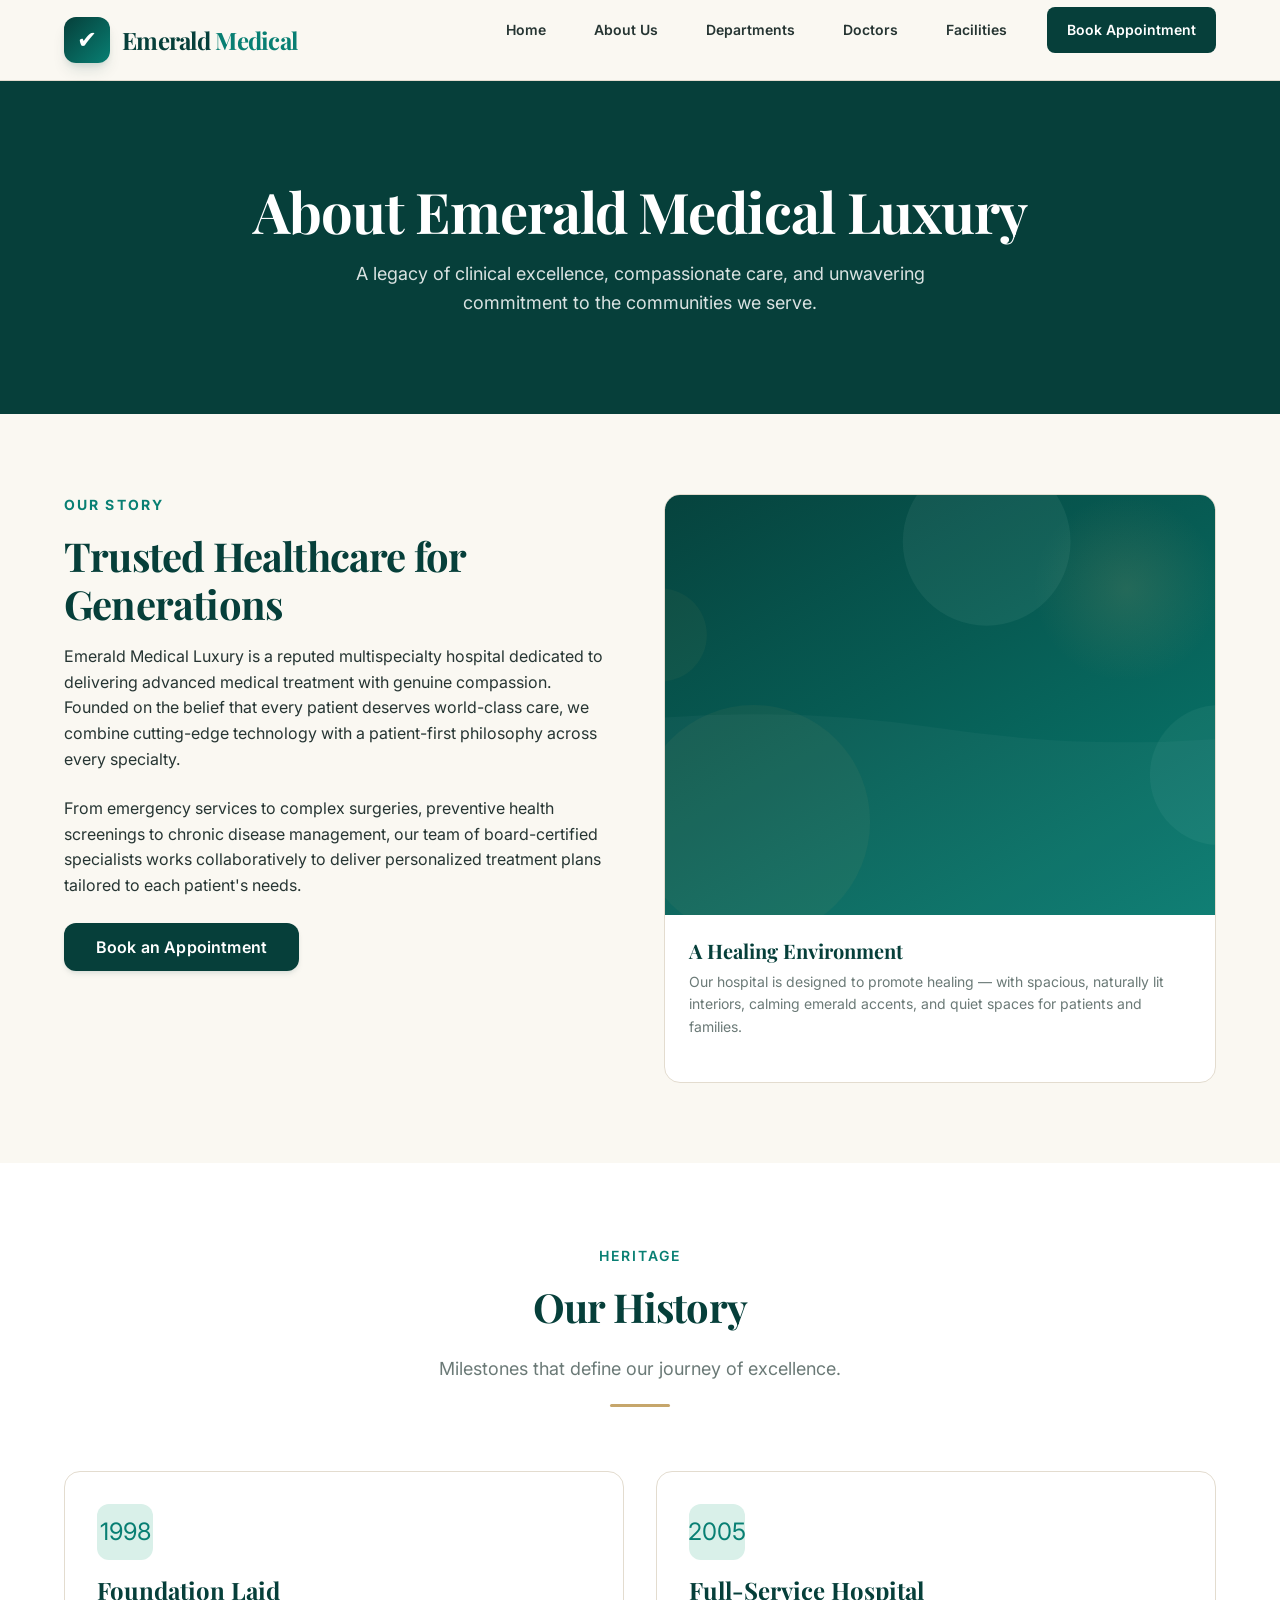
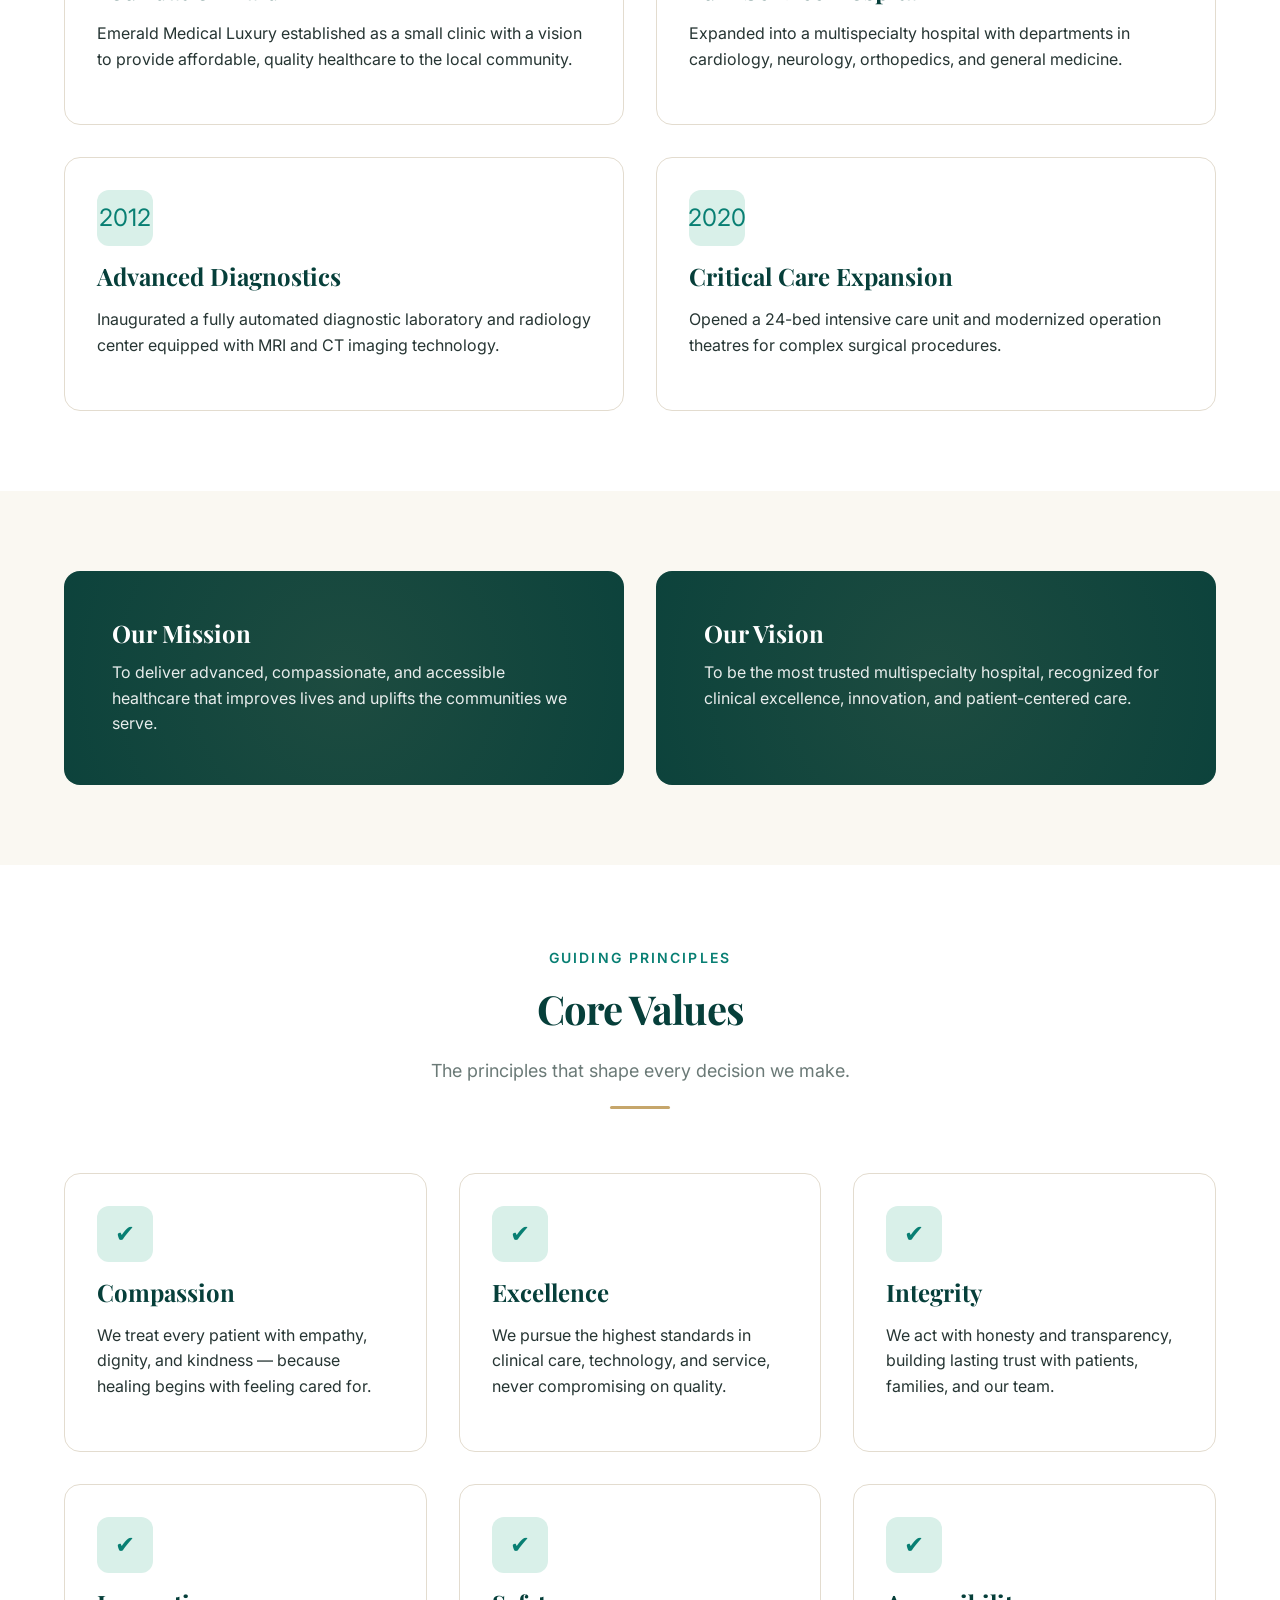
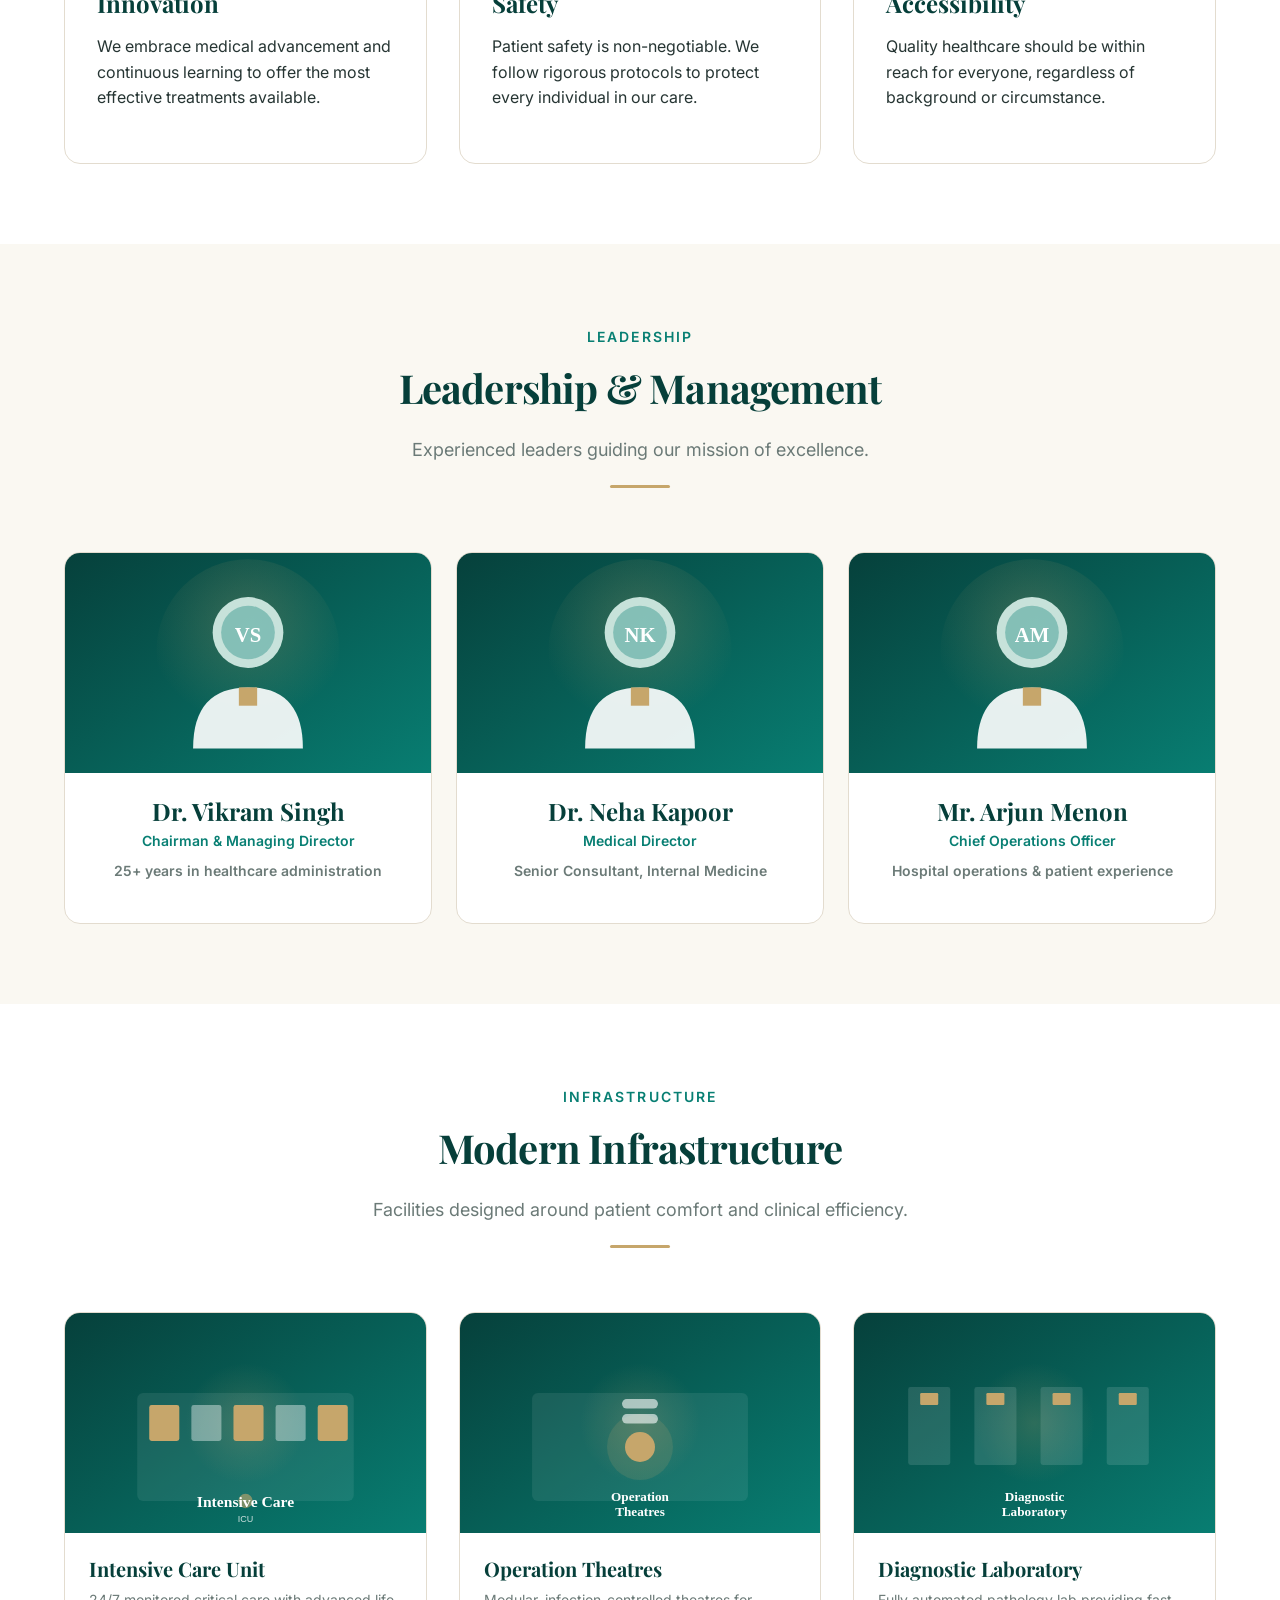
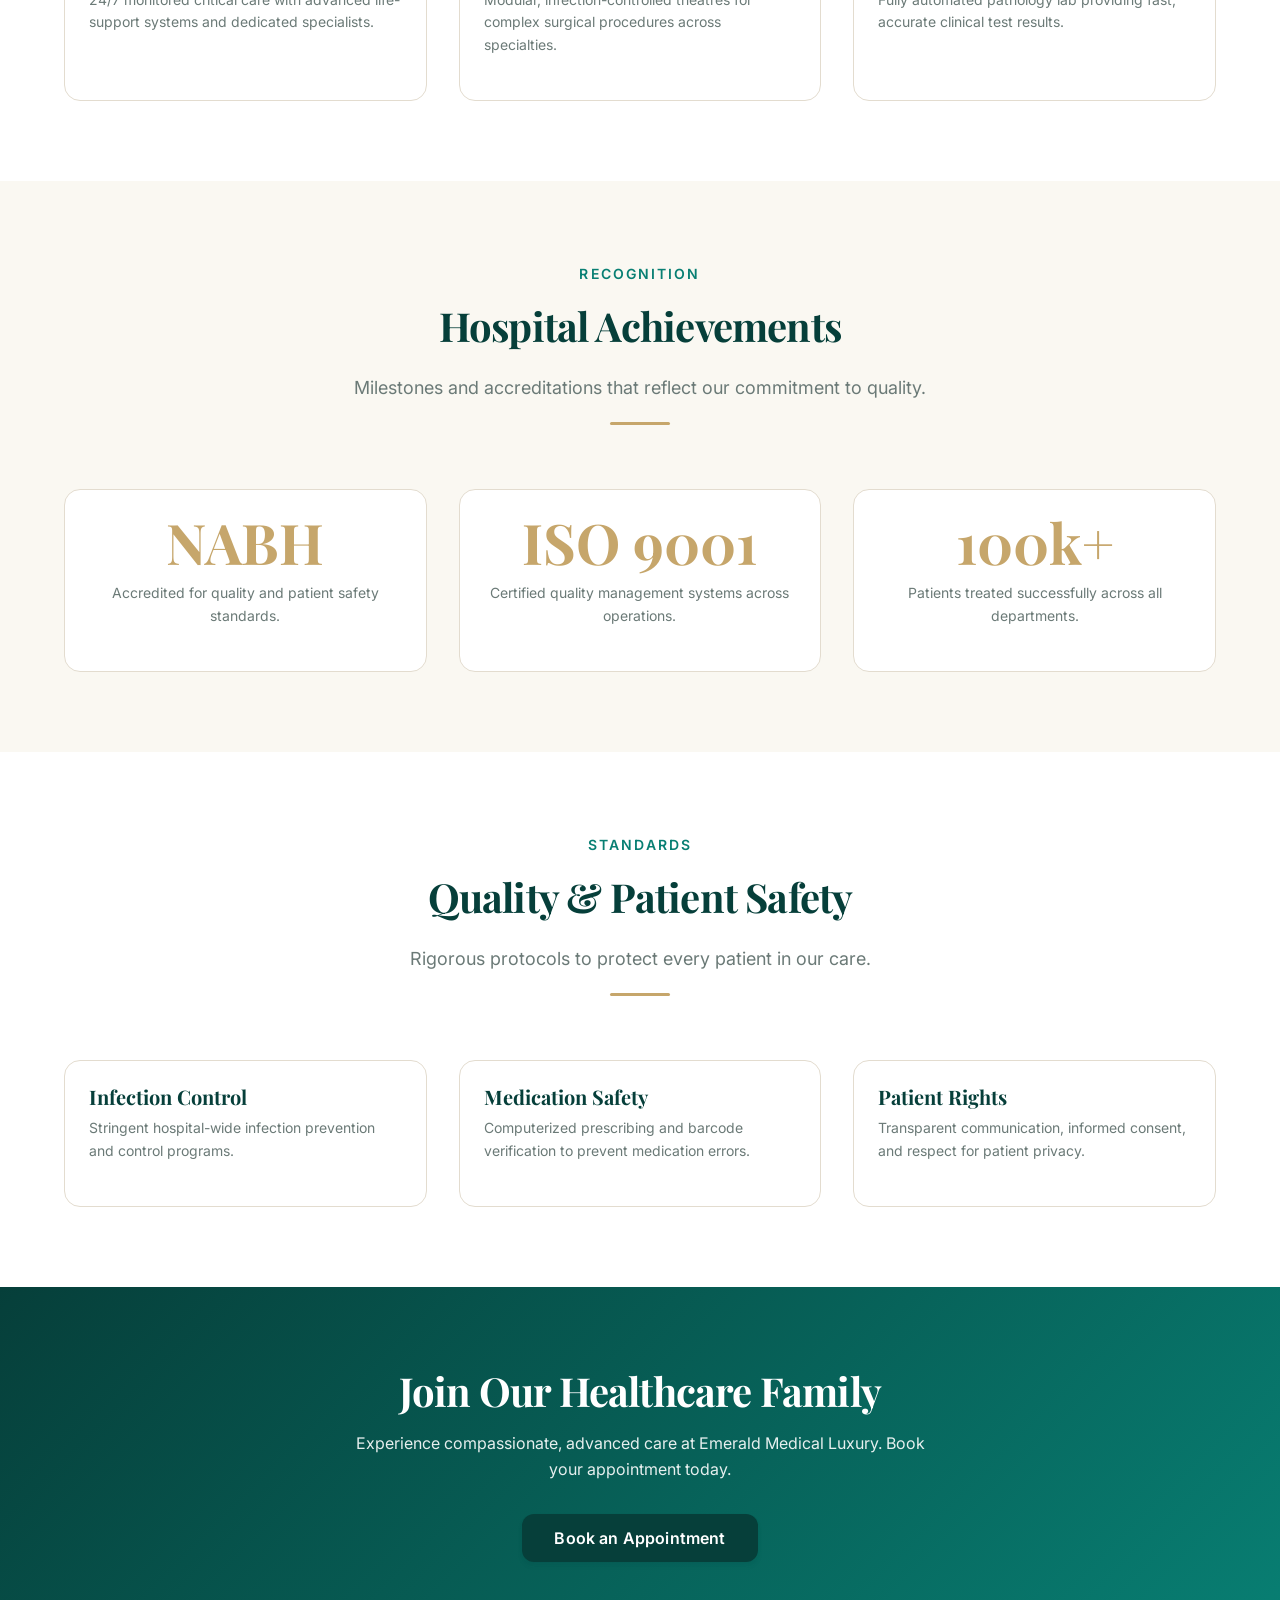
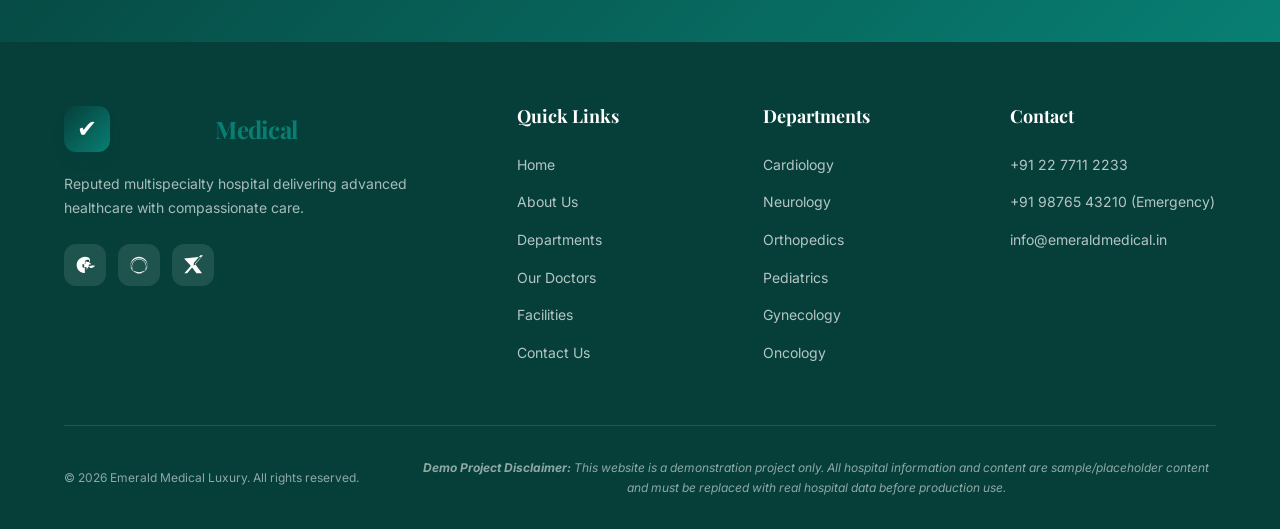
<file: about.html>
<!DOCTYPE html>
<html lang="en">
<head>
  <meta charset="UTF-8" />
  <meta name="viewport" content="width=device-width, initial-scale=1.0" />
  <title>About Us | Emerald Medical Luxury</title>
  <meta name="description" content="Learn about Emerald Medical Luxury — our history, mission, vision, core values, leadership, and commitment to quality patient safety." />
  <meta name="keywords" content="about hospital, emerald medical luxury, hospital history, mission vision, leadership" />
  <meta name="robots" content="index, follow" />
  <link rel="preconnect" href="https://fonts.googleapis.com" />
  <link rel="preconnect" href="https://fonts.gstatic.com" crossorigin />
  <link href="https://fonts.googleapis.com/css2?family=Inter:wght@400;500;600;700&family=Playfair+Display:wght@600;700&display=swap" rel="stylesheet" />
  <link rel="stylesheet" href="styles.css" />
  <link rel="icon" type="image/svg+xml" href="data:image/svg+xml,%3Csvg xmlns='http://www.w3.org/2000/svg' viewBox='0 0 32 32'%3E%3Crect width='32' height='32' rx='8' fill='%23063F3A'/%3E%3Cpath d='M16 8l4 4 8-8H8z' fill='%23C6A66B'/%3E%3C/svg%3E" />
</head>
<body>

  <!-- ======================== NAVIGATION ======================== -->
  <header class="header" id="mainHeader">
    <div class="container">
      <a href="index.html" class="logo" aria-label="Emerald Medical Luxury — Home">
        <div class="logo-mark" aria-hidden="true">&#10004;</div>
        <div class="logo-text">Emerald <span>Medical</span></div>
      </a>
      <nav>
        <ul class="nav-menu" id="navMenu">
          <li><a href="index.html" class="nav-link">Home</a></li>
          <li><a href="about.html" class="nav-link" aria-current="page">About Us</a></li>
          <li><a href="departments.html" class="nav-link">Departments</a></li>
          <li><a href="doctors.html" class="nav-link">Doctors</a></li>
          <li><a href="facilities.html" class="nav-link">Facilities</a></li>
          <li><a href="contact.html" class="nav-link nav-link--book">Book Appointment</a></li>
        </ul>
      </nav>
      <button class="mobile-menu-btn" id="mobileMenuBtn" aria-label="Open menu" aria-expanded="false">
        <span></span><span></span><span></span>
      </button>
    </div>
  </header>

  <div class="mobile-overlay" id="mobileOverlay"></div>
  <nav class="mobile-nav" id="mobileNav">
    <button class="mobile-nav__close" id="mobileNavClose" aria-label="Close menu">&times;</button>
    <ul class="mobile-nav__list">
      <li class="mobile-nav__item"><a href="index.html" class="mobile-nav__link">Home</a></li>
      <li class="mobile-nav__item"><a href="about.html" class="mobile-nav__link">About Us</a></li>
      <li class="mobile-nav__item"><a href="departments.html" class="mobile-nav__link">Departments</a></li>
      <li class="mobile-nav__item"><a href="doctors.html" class="mobile-nav__link">Doctors</a></li>
      <li class="mobile-nav__item"><a href="facilities.html" class="mobile-nav__link">Facilities</a></li>
      <li class="mobile-nav__item"><a href="contact.html" class="mobile-nav__link">Contact</a></li>
      <li class="mobile-nav__item"><a href="contact.html" class="mobile-nav__book">Book Appointment</a></li>
    </ul>
  </nav>

  <!-- ======================== ABOUT HERO ======================== -->
  <section class="about-hero">
    <div class="container">
      <h1>About Emerald Medical Luxury</h1>
      <p>A legacy of clinical excellence, compassionate care, and unwavering commitment to the communities we serve.</p>
    </div>
  </section>

  <!-- ======================== INTRODUCTION ======================== -->
  <section class="section">
    <div class="container">
      <div class="intro-content">
        <div>
          <span class="eyebrow" style="display:block; font-size:var(--font-size-sm); font-weight:700; letter-spacing:0.15em; text-transform:uppercase; color:var(--color-secondary); margin-bottom:var(--space-4);">Our Story</span>
          <h2>Trusted Healthcare for Generations</h2>
          <p style="margin-bottom:var(--space-6);">
            Emerald Medical Luxury is a reputed multispecialty hospital dedicated to delivering advanced medical treatment with genuine compassion. Founded on the belief that every patient deserves world-class care, we combine cutting-edge technology with a patient-first philosophy across every specialty.
          </p>
          <p style="margin-bottom:var(--space-6);">
            From emergency services to complex surgeries, preventive health screenings to chronic disease management, our team of board-certified specialists works collaboratively to deliver personalized treatment plans tailored to each patient's needs.
          </p>
          <a href="contact.html" class="btn btn--primary">Book an Appointment</a>
        </div>
        <div class="card fade-in">
          <div class="card__media" style="height:420px;">
            <img src="assets/images/hero-bg.svg" alt="Hospital lobby and reception area" loading="lazy" width="800" height="600" />
          </div>
          <div class="card__body">
            <h3 style="margin-top:0;">A Healing Environment</h3>
            <p>Our hospital is designed to promote healing — with spacious, naturally lit interiors, calming emerald accents, and quiet spaces for patients and families.</p>
          </div>
        </div>
      </div>
    </div>
  </section>

  <!-- ======================== HISTORY ======================== -->
  <section class="section section--bg">
    <div class="container">
      <div class="section-header">
        <span class="eyebrow">Heritage</span>
        <h2>Our History</h2>
        <p>Milestones that define our journey of excellence.</p>
      </div>
      <div class="grid-2">
        <div class="history-item fade-in">
          <div class="history-icon">1998</div>
          <h3>Foundation Laid</h3>
          <p>Emerald Medical Luxury established as a small clinic with a vision to provide affordable, quality healthcare to the local community.</p>
        </div>
        <div class="history-item fade-in">
          <div class="history-icon">2005</div>
          <h3>Full-Service Hospital</h3>
          <p>Expanded into a multispecialty hospital with departments in cardiology, neurology, orthopedics, and general medicine.</p>
        </div>
        <div class="history-item fade-in">
          <div class="history-icon">2012</div>
          <h3>Advanced Diagnostics</h3>
          <p>Inaugurated a fully automated diagnostic laboratory and radiology center equipped with MRI and CT imaging technology.</p>
        </div>
        <div class="history-item fade-in">
          <div class="history-icon">2020</div>
          <h3>Critical Care Expansion</h3>
          <p>Opened a 24-bed intensive care unit and modernized operation theatres for complex surgical procedures.</p>
        </div>
      </div>
    </div>
  </section>

  <!-- ======================== MISSION & VISION ======================== -->
  <section class="section">
    <div class="container">
      <div class="grid-2">
        <div class="mission-box fade-in">
          <h3 style="color:#fff; margin-bottom:var(--space-3); font-size:var(--font-size-2xl);">Our Mission</h3>
          <p style="margin-bottom:0;">To deliver advanced, compassionate, and accessible healthcare that improves lives and uplifts the communities we serve.</p>
        </div>
        <div class="mission-box fade-in" style="margin-left:0;">
          <h3 style="color:#fff; margin-bottom:var(--space-3); font-size:var(--font-size-2xl);">Our Vision</h3>
          <p style="margin-bottom:0;">To be the most trusted multispecialty hospital, recognized for clinical excellence, innovation, and patient-centered care.</p>
        </div>
      </div>
    </div>
  </section>

  <!-- ======================== CORE VALUES ======================== -->
  <section class="section section--bg">
    <div class="container">
      <div class="section-header">
        <span class="eyebrow">Guiding Principles</span>
        <h2>Core Values</h2>
        <p>The principles that shape every decision we make.</p>
      </div>
      <div class="grid-3">
        <div class="value-card fade-in">
          <div class="value-icon">&#10004;</div>
          <h3>Compassion</h3>
          <p>We treat every patient with empathy, dignity, and kindness — because healing begins with feeling cared for.</p>
        </div>
        <div class="value-card fade-in">
          <div class="value-icon">&#10004;</div>
          <h3>Excellence</h3>
          <p>We pursue the highest standards in clinical care, technology, and service, never compromising on quality.</p>
        </div>
        <div class="value-card fade-in">
          <div class="value-icon">&#10004;</div>
          <h3>Integrity</h3>
          <p>We act with honesty and transparency, building lasting trust with patients, families, and our team.</p>
        </div>
        <div class="value-card fade-in">
          <div class="value-icon">&#10004;</div>
          <h3>Innovation</h3>
          <p>We embrace medical advancement and continuous learning to offer the most effective treatments available.</p>
        </div>
        <div class="value-card fade-in">
          <div class="value-icon">&#10004;</div>
          <h3>Safety</h3>
          <p>Patient safety is non-negotiable. We follow rigorous protocols to protect every individual in our care.</p>
        </div>
        <div class="value-card fade-in">
          <div class="value-icon">&#10004;</div>
          <h3>Accessibility</h3>
          <p>Quality healthcare should be within reach for everyone, regardless of background or circumstance.</p>
        </div>
      </div>
    </div>
  </section>

  <!-- ======================== LEADERSHIP ======================== -->
  <section class="section">
    <div class="container">
      <div class="section-header">
        <span class="eyebrow">Leadership</span>
        <h2>Leadership &amp; Management</h2>
        <p>Experienced leaders guiding our mission of excellence.</p>
      </div>
      <div class="leadership-grid">
        <div class="leader-card fade-in">
          <div class="leader-card__media">
            <img src="assets/images/leader-vikram.svg" alt="Dr. Vikram Singh" loading="lazy" width="500" height="400" />
          </div>
          <div class="leader-card__body">
            <h3>Dr. Vikram Singh</h3>
            <p style="color:var(--color-secondary); font-weight:600; font-size:var(--font-size-sm); margin-bottom:var(--space-2);">Chairman &amp; Managing Director</p>
            <p class="role">25+ years in healthcare administration</p>
          </div>
        </div>
        <div class="leader-card fade-in">
          <div class="leader-card__media">
            <img src="assets/images/leader-neha.svg" alt="Dr. Neha Kapoor" loading="lazy" width="500" height="400" />
          </div>
          <div class="leader-card__body">
            <h3>Dr. Neha Kapoor</h3>
            <p style="color:var(--color-secondary); font-weight:600; font-size:var(--font-size-sm); margin-bottom:var(--space-2);">Medical Director</p>
            <p class="role">Senior Consultant, Internal Medicine</p>
          </div>
        </div>
        <div class="leader-card fade-in">
          <div class="leader-card__media">
            <img src="assets/images/leader-arjun.svg" alt="Mr. Arjun Menon" loading="lazy" width="500" height="400" />
          </div>
          <div class="leader-card__body">
            <h3>Mr. Arjun Menon</h3>
            <p style="color:var(--color-secondary); font-weight:600; font-size:var(--font-size-sm); margin-bottom:var(--space-2);">Chief Operations Officer</p>
            <p class="role">Hospital operations &amp; patient experience</p>
          </div>
        </div>
      </div>
    </div>
  </section>

  <!-- ======================== INFRASTRUCTURE ======================== -->
  <section class="section section--bg">
    <div class="container">
      <div class="section-header">
        <span class="eyebrow">Infrastructure</span>
        <h2>Modern Infrastructure</h2>
        <p>Facilities designed around patient comfort and clinical efficiency.</p>
      </div>
      <div class="grid-3">
        <div class="card fade-in">
          <div class="card__media" style="height:220px;">
            <img src="assets/images/icu.svg" alt="ICU" loading="lazy" width="500" height="400" />
          </div>
          <div class="card__body">
            <h3>Intensive Care Unit</h3>
            <p>24/7 monitored critical care with advanced life-support systems and dedicated specialists.</p>
          </div>
        </div>
        <div class="card fade-in">
          <div class="card__media" style="height:220px;">
            <img src="assets/images/operation-theatre.svg" alt="Operation Theatre" loading="lazy" width="500" height="400" />
          </div>
          <div class="card__body">
            <h3>Operation Theatres</h3>
            <p>Modular, infection-controlled theatres for complex surgical procedures across specialties.</p>
          </div>
        </div>
        <div class="card fade-in">
          <div class="card__media" style="height:220px;">
            <img src="assets/images/diagnostic-lab.svg" alt="Diagnostic Lab" loading="lazy" width="500" height="400" />
          </div>
          <div class="card__body">
            <h3>Diagnostic Laboratory</h3>
            <p>Fully automated pathology lab providing fast, accurate clinical test results.</p>
          </div>
        </div>
      </div>
    </div>
  </section>

  <!-- ======================== ACHIEVEMENTS ======================== -->
  <section class="section">
    <div class="container">
      <div class="section-header">
        <span class="eyebrow">Recognition</span>
        <h2>Hospital Achievements</h2>
        <p>Milestones and accreditations that reflect our commitment to quality.</p>
      </div>
      <div class="grid-3">
        <div class="card fade-in" style="text-align:center;">
          <div class="card__body">
            <div style="font-family:var(--font-display); font-size:var(--font-size-5xl); font-weight:700; color:var(--color-accent); line-height:1;">NABH</div>
            <p style="margin-top:var(--space-3);">Accredited for quality and patient safety standards.</p>
          </div>
        </div>
        <div class="card fade-in" style="text-align:center;">
          <div class="card__body">
            <div style="font-family:var(--font-display); font-size:var(--font-size-5xl); font-weight:700; color:var(--color-accent); line-height:1;">ISO 9001</div>
            <p style="margin-top:var(--space-3);">Certified quality management systems across operations.</p>
          </div>
        </div>
        <div class="card fade-in" style="text-align:center;">
          <div class="card__body">
            <div style="font-family:var(--font-display); font-size:var(--font-size-5xl); font-weight:700; color:var(--color-accent); line-height:1;">100k+</div>
            <p style="margin-top:var(--space-3);">Patients treated successfully across all departments.</p>
          </div>
        </div>
      </div>
    </div>
  </section>

  <!-- ======================== QUALITY & SAFETY ======================== -->
  <section class="section section--bg">
    <div class="container">
      <div class="section-header">
        <span class="eyebrow">Standards</span>
        <h2>Quality &amp; Patient Safety</h2>
        <p>Rigorous protocols to protect every patient in our care.</p>
      </div>
      <div class="grid-3">
        <div class="card fade-in">
          <div class="card__body">
            <h3>Infection Control</h3>
            <p>Stringent hospital-wide infection prevention and control programs.</p>
          </div>
        </div>
        <div class="card fade-in">
          <div class="card__body">
            <h3>Medication Safety</h3>
            <p>Computerized prescribing and barcode verification to prevent medication errors.</p>
          </div>
        </div>
        <div class="card fade-in">
          <div class="card__body">
            <h3>Patient Rights</h3>
            <p>Transparent communication, informed consent, and respect for patient privacy.</p>
          </div>
        </div>
      </div>
    </div>
  </section>

  <!-- ======================== CTA ======================== -->
  <section class="section" style="background:linear-gradient(135deg, var(--color-primary) 0%, var(--color-secondary) 100%); text-align:center;">
    <div class="container">
      <h2 style="color:#fff; margin-bottom:var(--space-4);">Join Our Healthcare Family</h2>
      <p style="color:rgba(255,255,255,0.9); max-width:600px; margin:0 auto var(--space-8);">Experience compassionate, advanced care at Emerald Medical Luxury. Book your appointment today.</p>
      <a href="contact.html" class="btn btn--primary">Book an Appointment</a>
    </div>
  </section>

  <!-- ======================== FOOTER ======================== -->
  <footer>
    <div class="container">
      <div class="footer-grid">
        <div class="footer__brand">
          <a href="index.html" class="logo" aria-label="Emerald Medical Luxury">
            <div class="logo-mark" aria-hidden="true">&#10004;</div>
            <div class="logo-text">Emerald <span>Medical</span></div>
          </a>
          <p>Reputed multispecialty hospital delivering advanced healthcare with compassionate care.</p>
          <div class="footer-social">
            <a href="#" aria-label="Facebook"><svg viewBox="0 0 24 24" width="20" height="20" fill="currentColor"><path d="M12 2.04C6.5 2.04 2 6.53 2 12.06c0 5.22 3.88 9.56 8.85 9.56q.49 0 .98-.03V15.35q-.49.03-.98.03c-1.52 0-1.99-.92-1.99-1.87v-2.5h2.98v-2.36c0-2.17 1.4-2.93 2.77-2.93 1.25 0 2.21.09 2.21.09v2.46H14l-.01 2.49h-2.98v4.01h2.98V19.6c0-.03.01-.05.01-.08 0-4.32 3.03-6.97 7.32-6.97 1.37 0 2.58.23 2.58.23v2.77h2.01c1.34 0 2.56-.59 2.56-1.6 0-1.25-1.26-2.16-2.62-2.16-1.08 0-1.79.6-2.08 1.04-1.12 1.67-3.06 2.7-4.56 2.7-1.76 0-2.62-.97-2.62-2.24v-1.92l2.33-.01c-.02-1.38-.7-2.37-1.88-2.37-1.37 0-2.31.72-2.57 1.14v-2.4h-2.01V12.06C22 6.53 17.5 2.04 12 2.04"/></svg></a>
            <a href="#" aria-label="Instagram"><svg viewBox="0 0 24 24" width="20" height="20" fill="currentColor"><path d="M12 2.16C6.34 2.16 1.82 6.68 1.82 12.34c0 5.66 4.52 10.18 10.18 10.18 5.66 0 10.18-4.52 10.18-10.18C22.18 6.68 17.66 2.16 12 2.16zm0 1.82C17.62 3.98 22 8.36 22 12.34c0 3.98-4.38 8.36-10 8.36-5.62 0-10-4.38-10-8.36 0-3.98 4.38-8.36 10-8.36m0 18.64c-4.9 0-8.86-3.96-8.86-8.86 0-4.9 3.96-8.86 8.86-8.86s8.86 3.96 8.86 8.86c0 4.9-3.96 8.86-8.86 8.86m0-17.1c-4.57 0-8.28 3.71-8.28 8.28 0 4.57 3.71 8.28 8.28 8.28s8.28-3.71 8.28-8.28c0-4.57-3.71-8.28-8.28-8.28z"/></svg></a>
            <a href="#" aria-label="Twitter"><svg viewBox="0 0 24 24" width="20" height="20" fill="currentColor"><path d="M18.244 2.25h3.308l-7.227 8.26 8.502 11.24H16.17l-5.214-6.817L4.99 21.75H1.68l7.73-8.835L1.25 4.24zM12.93 13.32l11.04-13.12h-3.15l-7.89 9.26z"/></svg></a>
          </div>
        </div>
        <div class="footer__links">
          <h4 class="footer__heading">Quick Links</h4>
          <ul class="footer-links">
            <li><a href="index.html">Home</a></li>
            <li><a href="about.html">About Us</a></li>
            <li><a href="departments.html">Departments</a></li>
            <li><a href="doctors.html">Our Doctors</a></li>
            <li><a href="facilities.html">Facilities</a></li>
            <li><a href="contact.html">Contact Us</a></li>
          </ul>
        </div>
        <div class="footer__links">
          <h4 class="footer__heading">Departments</h4>
          <ul class="footer-links">
            <li><a href="departments.html">Cardiology</a></li>
            <li><a href="departments.html">Neurology</a></li>
            <li><a href="departments.html">Orthopedics</a></li>
            <li><a href="departments.html">Pediatrics</a></li>
            <li><a href="departments.html">Gynecology</a></li>
            <li><a href="departments.html">Oncology</a></li>
          </ul>
        </div>
        <div class="footer__links">
          <h4 class="footer__heading">Contact</h4>
          <ul class="footer-links">
            <li><a href="tel:+912277112233">+91 22 7711 2233</a></li>
            <li><a href="tel:+919876543210">+91 98765 43210 (Emergency)</a></li>
            <li><a href="mailto:info@emeraldmedical.in">info@emeraldmedical.in</a></li>
          </ul>
        </div>
      </div>
      <div class="footer-bottom">
        <p>&copy; <span id="currentYear">2026</span> Emerald Medical Luxury. All rights reserved.</p>
        <p class="disclaimer"><strong>Demo Project Disclaimer:</strong> This website is a demonstration project only. All hospital information and content are sample/placeholder content and must be replaced with real hospital data before production use.</p>
      </div>
    </div>
  </footer>

  <script src="app.js"></script>
</body>
</html>
</file>
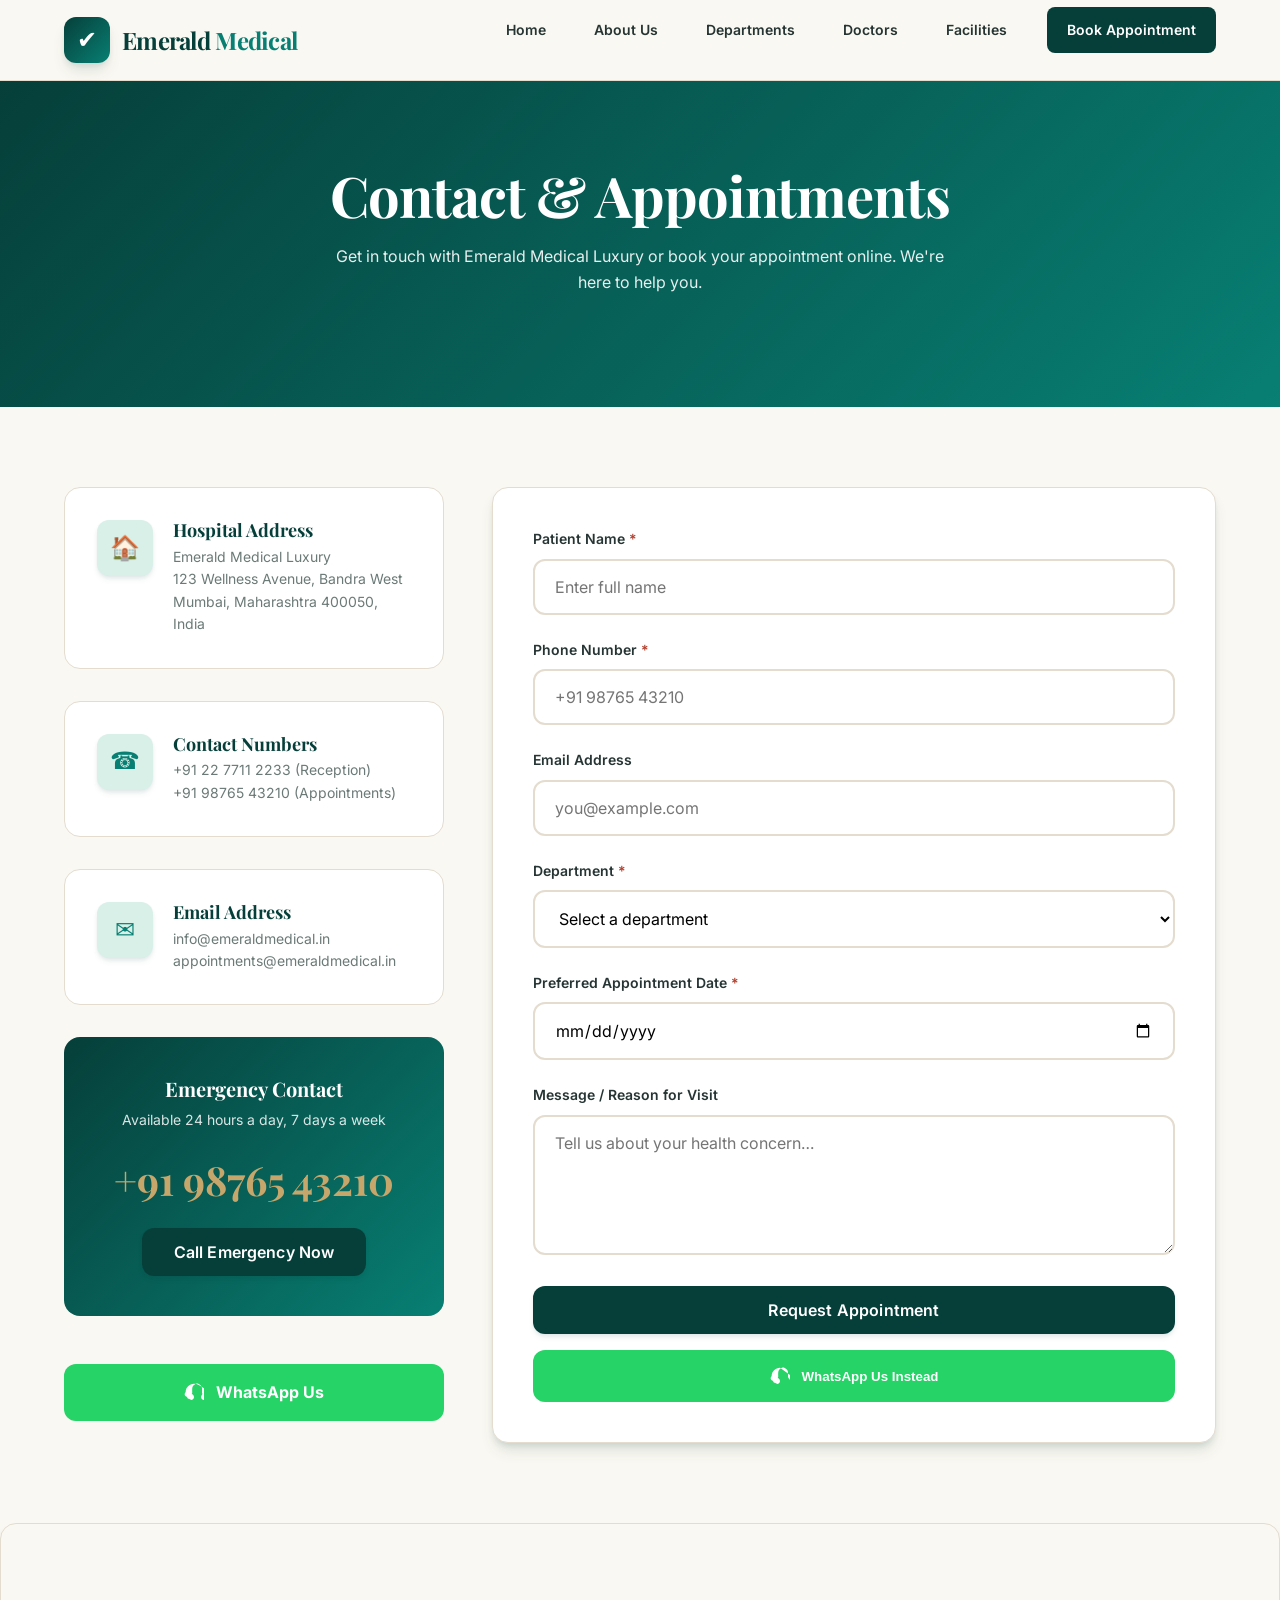
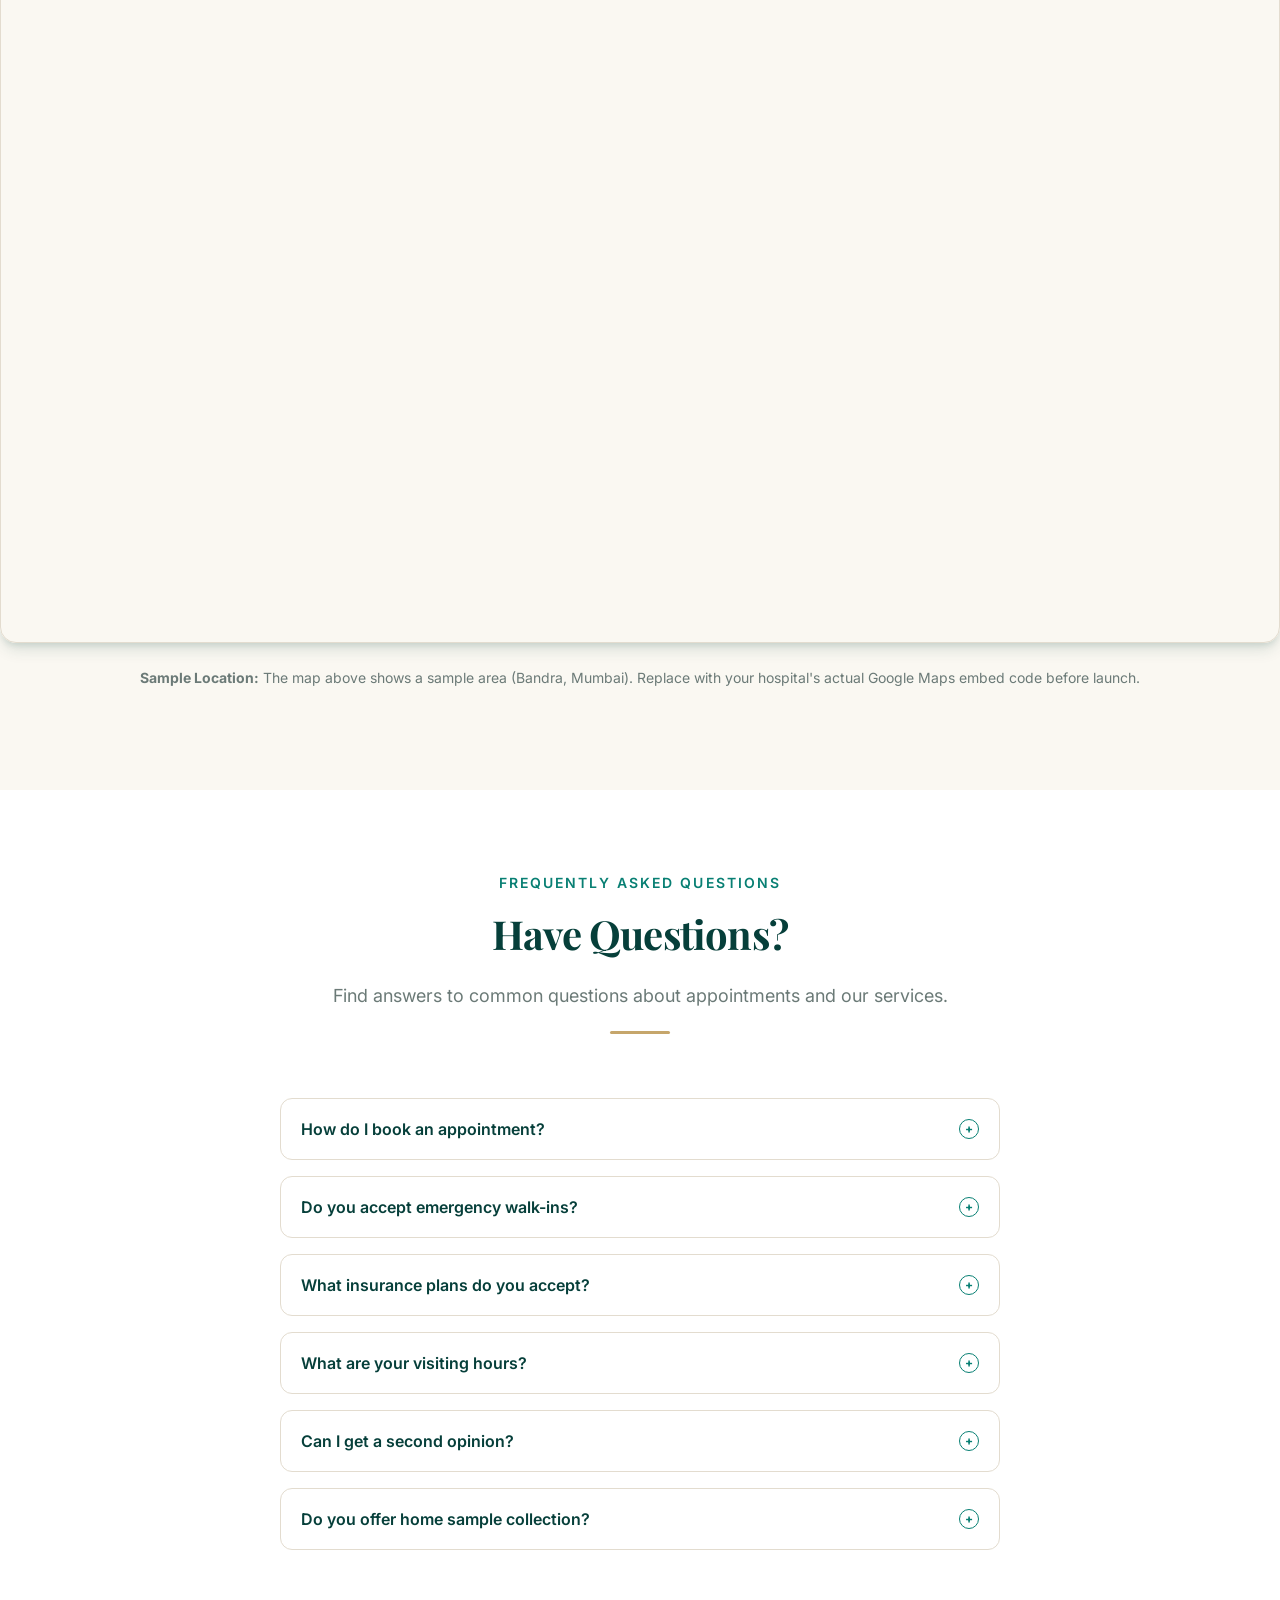
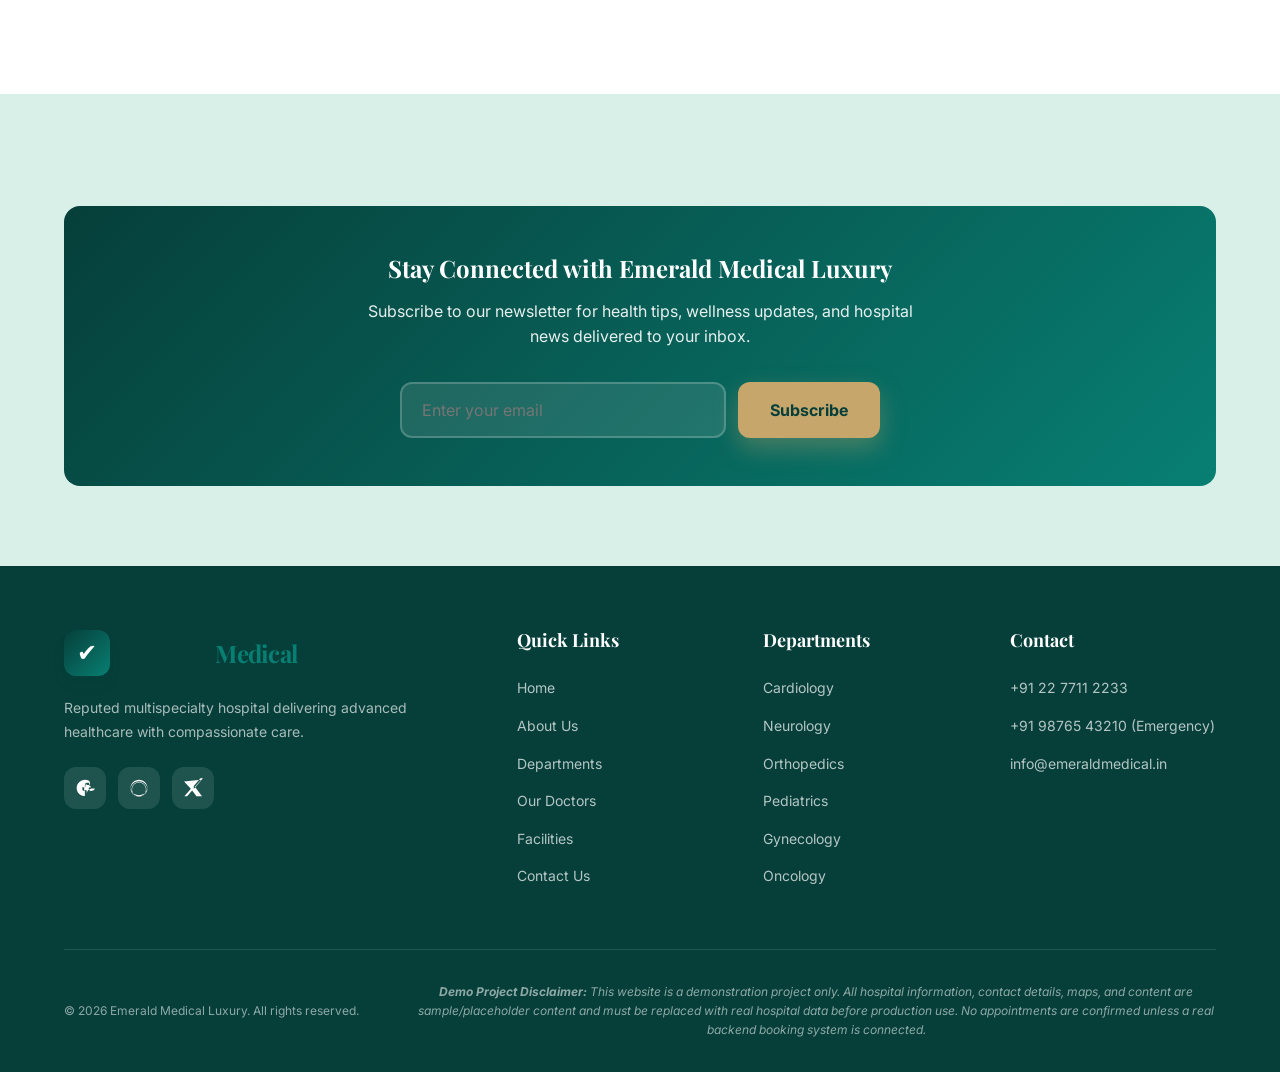
<file: contact.html>
<!DOCTYPE html>
<html lang="en">
<head>
  <meta charset="UTF-8" />
  <meta name="viewport" content="width=device-width, initial-scale=1.0" />
  <title>Contact &amp; Appointments | Emerald Medical Luxury</title>
  <meta name="description" content="Contact Emerald Medical Luxury — hospital address, phone numbers, email, emergency contact, and online appointment booking form." />
  <meta name="keywords" content="contact hospital, book appointment, emerald medical luxury, emergency contact, hospital address" />
  <meta name="robots" content="index, follow" />
  <link rel="preconnect" href="https://fonts.googleapis.com" />
  <link rel="preconnect" href="https://fonts.gstatic.com" crossorigin />
  <link href="https://fonts.googleapis.com/css2?family=Inter:wght@400;500;600;700&family=Playfair+Display:wght@600;700&display=swap" rel="stylesheet" />
  <link rel="stylesheet" href="styles.css" />
  <link rel="icon" type="image/svg+xml" href="data:image/svg+xml,%3Csvg xmlns='http://www.w3.org/2000/svg' viewBox='0 0 32 32'%3E%3Crect width='32' height='32' rx='8' fill='%23063F3A'/%3E%3Cpath d='M16 8l4 4 8-8H8z' fill='%23C6A66B'/%3E%3C/svg%3E" />
</head>
<body>

  <!-- ======================== NAVIGATION ======================== -->
  <header class="header" id="mainHeader">
    <div class="container">
      <a href="index.html" class="logo" aria-label="Emerald Medical Luxury — Home">
        <div class="logo-mark" aria-hidden="true">&#10004;</div>
        <div class="logo-text">Emerald <span>Medical</span></div>
      </a>
      <nav>
        <ul class="nav-menu" id="navMenu">
          <li><a href="index.html" class="nav-link">Home</a></li>
          <li><a href="about.html" class="nav-link">About Us</a></li>
          <li><a href="departments.html" class="nav-link">Departments</a></li>
          <li><a href="doctors.html" class="nav-link">Doctors</a></li>
          <li><a href="facilities.html" class="nav-link">Facilities</a></li>
          <li><a href="contact.html" class="nav-link nav-link--book" aria-current="page">Book Appointment</a></li>
        </ul>
      </nav>
      <button class="mobile-menu-btn" id="mobileMenuBtn" aria-label="Open menu" aria-expanded="false">
        <span></span><span></span><span></span>
      </button>
    </div>
  </header>

  <div class="mobile-overlay" id="mobileOverlay"></div>
  <nav class="mobile-nav" id="mobileNav">
    <button class="mobile-nav__close" id="mobileNavClose" aria-label="Close menu">&times;</button>
    <ul class="mobile-nav__list">
      <li class="mobile-nav__item"><a href="index.html" class="mobile-nav__link">Home</a></li>
      <li class="mobile-nav__item"><a href="about.html" class="mobile-nav__link">About Us</a></li>
      <li class="mobile-nav__item"><a href="departments.html" class="mobile-nav__link">Departments</a></li>
      <li class="mobile-nav__item"><a href="doctors.html" class="mobile-nav__link">Doctors</a></li>
      <li class="mobile-nav__item"><a href="facilities.html" class="mobile-nav__link">Facilities</a></li>
      <li class="mobile-nav__item"><a href="contact.html" class="mobile-nav__link">Contact</a></li>
      <li class="mobile-nav__item"><a href="contact.html" class="mobile-nav__book">Book Appointment</a></li>
    </ul>
  </nav>

  <!-- ======================== CONTACT HERO ======================== -->
  <section class="contact-hero">
    <div class="container">
      <h1>Contact &amp; Appointments</h1>
      <p>Get in touch with Emerald Medical Luxury or book your appointment online. We're here to help you.</p>
    </div>
  </section>

  <!-- ======================== CONTACT LAYOUT ======================== -->
  <section class="section">
    <div class="container">
      <div class="contact-layout">
        <!-- Contact Info Column -->
        <div class="contact-info">
          <div class="info-card fade-in">
            <div class="info-card__icon" aria-hidden="true">&#127968;</div>
            <div class="info-card__body">
              <h4>Hospital Address</h4>
              <p>Emerald Medical Luxury<br/>123 Wellness Avenue, Bandra West<br/>Mumbai, Maharashtra 400050, India</p>
            </div>
          </div>
          <div class="info-card fade-in">
            <div class="info-card__icon" aria-hidden="true">&#9742;</div>
            <div class="info-card__body">
              <h4>Contact Numbers</h4>
              <p><a href="tel:+912277112233" style="color:inherit; text-decoration:none;">+91 22 7711 2233</a> (Reception)<br/><a href="tel:+919876543210" style="color:inherit; text-decoration:none;">+91 98765 43210</a> (Appointments)</p>
            </div>
          </div>
          <div class="info-card fade-in">
            <div class="info-card__icon" aria-hidden="true">&#9993;</div>
            <div class="info-card__body">
              <h4>Email Address</h4>
              <p><a href="mailto:info@emeraldmedical.in" style="color:inherit; text-decoration:none;">info@emeraldmedical.in</a><br/><a href="mailto:appointments@emeraldmedical.in" style="color:inherit; text-decoration:none;">appointments@emeraldmedical.in</a></p>
            </div>
          </div>
          <div class="emergency-box fade-in">
            <h4>Emergency Contact</h4>
            <p>Available 24 hours a day, 7 days a week</p>
            <span class="emergency-number">+91 98765 43210</span>
            <a href="tel:+919876543210" class="btn btn--primary" style="color:#fff;">Call Emergency Now</a>
          </div>
          <a href="https://wa.me/919876543210?text=Hello%20Emerald%20Medical%20Luxury,%20I%20would%20like%20to%20book%20an%20appointment." class="whatsapp-btn" target="_blank" rel="noopener" data-phone="919876543210">
            <svg viewBox="0 0 24 24" width="20" height="20" fill="#fff" aria-hidden="true"><path d="M12 2C6.48 2 2 6.48 2 12c0 4.25 2.63 7.88 6.31 9.33.3.12.46.2.6.22.13 0 .26-.02.39-.06.74-.25 1.47-.75 2.04-1.47.38-.48.6-1.04.66-1.65.12-1.18-.37-2.34-1.25-3.17-.88-.82-1.86-1.27-2.9-1.39-1.04-.12-2.1.26-2.82.82-1.48 1.13-1.55 2.89-1.03 4.13.26.62.76 1.1 1.37 1.31.37.13.77.14 1.16.08.78-.11 1.52-.46 2.09-.96.48-.41.84-.95 1.03-1.55.16-.5.23-1.01.23-1.54 0-.84-.22-1.64-.6-2.37l-.02-.02c-.41-.79-.99-1.47-1.72-1.99-1.33-.93-2.87-1.13-4.27-.53-1.4.6-2.36 1.89-2.48 3.38-.07.76.18 1.48.6 2.04.19.25.41.46.65.62l.01.01c.29.22.61.4.94.52.33.12.68.18 1.03.18.22 0 .44-.02.66-.06.4-.08.8-.22 1.17-.43l.01-.01c.82-.45 1.64-.99 2.35-1.64 1.16-1.06 1.8-2.47 1.68-3.94-.06-.67-.1-1.34-.1-2.02 0-.74.04-1.47.11-2.19.04-.42.14-.82.25-1.21.22-.77.6-1.49 1.14-2.11.72-.82 1.55-1.47 2.44-1.94.44-.24.9-.39 1.35-.46.45-.07.9-.07 1.34 0 .45.07.91.22 1.35.46.89.47 1.72 1.12 2.44 1.94.54.62.92 1.34 1.14 2.11.11.39.21.79.25 1.21.07.72.11 1.45.11 2.19 0 .68-.04 1.35-.1 2.02-.12 1.47.52 2.88 1.68 3.94.71.65 1.53 1.19 2.35 1.64l.01.01c.37.21.77.35 1.17.43.22.04.44.06.66.06.35 0 .7-.06 1.03-.18.33-.12.65-.3.94-.52l.01-.01c.24-.16.46-.37.65-.62.42-.56.67-1.28.6-2.04-.12-1.49-1.08-2.78-2.48-3.38-1.4-.6-2.94-.4-4.27.53-.73.52-1.31 1.2-1.72 1.99l-.02.02c-.38.73-.6 1.53-.6 2.37 0 .53.07 1.04.23 1.54.19.6.55 1.14 1.03 1.55.57.5 1.72.85 2.09.96.39.06.79.05 1.16-.08.61-.21 1.11-.69 1.37-1.31.52-1.24.45-3-.03-4.13-.72-.56-1.78-.94-2.82-.82-1.04.12-2.02.57-2.9 1.39-.88.83-1.37 1.99-1.25 3.17.06.61.28 1.17.66 1.65.57.72 1.3 1.22 2.04 1.47.13.04.26.06.39.06.14-.02.3-.1.6-.22 3.68-1.45 6.31-5.08 6.31-9.33C22 6.48 17.52 2 12 2z"/></svg>
            WhatsApp Us
          </a>
        </div>

        <!-- Form Column -->
        <div class="contact-form fade-in">
          <div id="successMessage" class="success-message" role="status" aria-live="polite">
            <h4>Thank You!</h4>
            <p>Your appointment request has been received. Our team will contact you shortly to confirm your slot.</p>
            <p class="note"><strong>Demo Notice:</strong> This is a demonstration project only. No appointment is confirmed unless a real backend booking system is connected.</p>
          </div>
          <form id="contactForm" novalidate>
            <div class="form-group">
              <label for="patientName">Patient Name <span style="color:var(--color-error);">*</span></label>
              <input type="text" id="patientName" name="patientName" placeholder="Enter full name" required />
              <div class="error-message">Please enter your full name.</div>
            </div>

            <div class="form-group">
              <label for="patientPhone">Phone Number <span style="color:var(--color-error);">*</span></label>
              <input type="tel" id="patientPhone" name="patientPhone" placeholder="+91 98765 43210" required />
              <div class="error-message">Please enter a valid phone number.</div>
            </div>

            <div class="form-group">
              <label for="patientEmail">Email Address</label>
              <input type="email" id="patientEmail" name="patientEmail" placeholder="you@example.com" />
              <div class="error-message">Please enter a valid email address.</div>
            </div>

            <div class="form-group">
              <label for="department">Department <span style="color:var(--color-error);">*</span></label>
              <select id="department" name="department" required>
                <option value="">Select a department</option>
                <option value="cardiology">Cardiology</option>
                <option value="neurology">Neurology</option>
                <option value="orthopedics">Orthopedics</option>
                <option value="pediatrics">Pediatrics</option>
                <option value="gynecology">Gynecology</option>
                <option value="general-medicine">General Medicine</option>
                <option value="dermatology">Dermatology</option>
                <option value="gastroenterology">Gastroenterology</option>
                <option value="urology">Urology</option>
                <option value="oncology">Oncology</option>
                <option value="ent">ENT</option>
                <option value="emergency">Emergency Medicine</option>
              </select>
              <div class="error-message">Please select a department.</div>
            </div>

            <div class="form-group">
              <label for="appointmentDate">Preferred Appointment Date <span style="color:var(--color-error);">*</span></label>
              <input type="date" id="appointmentDate" name="appointmentDate" required />
              <div class="error-message">Please select a date.</div>
            </div>

            <div class="form-group">
              <label for="message">Message / Reason for Visit</label>
              <textarea id="message" name="message" placeholder="Tell us about your health concern…"></textarea>
            </div>

            <button type="submit" class="btn btn--primary btn--full">Request Appointment</button>
            <button type="button" class="whatsapp-btn" style="margin-top:var(--space-4);" data-phone="919876543210">
              <svg viewBox="0 0 24 24" width="20" height="20" fill="#fff" aria-hidden="true"><path d="M12 2C6.48 2 2 6.48 2 12c0 4.25 2.63 7.88 6.31 9.33.3.12.46.2.6.22.13 0 .26-.02.39-.06.74-.25 1.47-.75 2.04-1.47.38-.48.6-1.04.66-1.65.12-1.18-.37-2.34-1.25-3.17-.88-.82-1.86-1.27-2.9-1.39-1.04-.12-2.1.26-2.82.82-1.48 1.13-1.55 2.89-1.03 4.13.26.62.76 1.1 1.37 1.31.37.13.77.14 1.16.08.78-.11 1.52-.46 2.09-.96.48-.41.84-.95 1.03-1.55.16-.5.23-1.01.23-1.54 0-.84-.22-1.64-.6-2.37l-.02-.02c-.41-.79-.99-1.47-1.72-1.99-1.33-.93-2.87-1.13-4.27-.53-1.4.6-2.36 1.89-2.48 3.38-.07.76.18 1.48.6 2.04.19.25.41.46.65.62l.01.01c.29.22.61.4.94.52.33.12.68.18 1.03.18.22 0 .44-.02.66-.06.4-.08.8-.22 1.17-.43l.01-.01c.82-.45 1.64-.99 2.35-1.64 1.16-1.06 1.8-2.47 1.68-3.94-.06-.67-.1-1.34-.1-2.02 0-.74.04-1.47.11-2.19.04-.42.14-.82.25-1.21.22-.77.6-1.49 1.14-2.11.72-.82 1.55-1.47 2.44-1.94.44-.24.9-.39 1.35-.46.45-.07.9-.07 1.34 0 .45.07.91.22 1.35.46.89.47 1.72 1.12 2.44 1.94.54.62.92 1.34 1.14 2.11.11.39.21.79.25 1.21.07.72.11 1.45.11 2.19 0 .68-.04 1.35-.1 2.02-.12 1.47.52 2.88 1.68 3.94.71.65 1.53 1.19 2.35 1.64l.01.01c.37.21.77.35 1.17.43.22.04.44.06.66.06.35 0 .7-.06 1.03-.18.33-.12.65-.3.94-.52l.01-.01c.24-.16.46-.37.65-.62l.01-.01c.24-.16.46-.37.65-.62"/></svg>
              WhatsApp Us Instead
            </button>
          </form>
        </div>
      </div>
    </div>
  </section>

  <!-- ======================== GOOGLE MAPS ======================== -->
  <section class="section" style="padding-top:0;">
    <div class="container" style="max-width:100%; padding:0;">
      <div style="border-radius:var(--radius-xl); overflow:hidden; border:1px solid var(--color-border); box-shadow:var(--shadow-lg); aspect-ratio:16/9;">
        <iframe
          loading="lazy"
          referrerpolicy="no-referrer-when-downgrade"
          src="https://www.google.com/maps/embed?pb=!1m18!1m12!1m3!1d15183.673209977224!2d72.8259525702884!3d19.059575300000004!2m3!1f0!2f0!3f0!3m2!1i1024!2i768!4f13.1!3m3!1m2!1s0x3be7c630758a69e1%3A0xf4390224e37301f4!2sBandra%2C%20Mumbai%2C%20Maharashtra!5e0!3m2!1sen!2sin!4v1699999999999!5m2!1sen!2sin"
          style="border:0; width:100%; height:100%; display:block;"
          allowfullscreen=""
          aria-label="Location of Emerald Medical Luxury on Google Maps"
        ></iframe>
      </div>
      <p style="text-align:center; margin-top:var(--space-6); font-size:var(--font-size-sm); color:var(--color-text-muted);">
        <strong>Sample Location:</strong> The map above shows a sample area (Bandra, Mumbai). Replace with your hospital's actual Google Maps embed code before launch.
      </p>
    </div>
  </section>

  <!-- ======================== FAQ SECTION ======================== -->
  <section class="section section--bg">
    <div class="container">
      <div class="section-header">
        <span class="eyebrow">Frequently Asked Questions</span>
        <h2>Have Questions?</h2>
        <p>Find answers to common questions about appointments and our services.</p>
      </div>
      <div class="faq-grid">
        <div class="faq-item">
          <button class="faq-question" onclick="toggleFaq(this)">
            How do I book an appointment?
            <div class="faq-toggle"></div>
          </button>
          <div class="faq-answer">
            You can book an appointment online using our appointment form, call us at +91 22 7711 2233, or WhatsApp us at +91 98765 43210. Our team will confirm your slot within 24 hours.
          </div>
        </div>
        <div class="faq-item">
          <button class="faq-question" onclick="toggleFaq(this)">
            Do you accept emergency walk-ins?
            <div class="faq-toggle"></div>
          </button>
          <div class="faq-answer">
            Yes, our Emergency &amp; Trauma Care department is open 24/7. Walk-in emergency patients are welcome at any time. For critical emergencies, call +91 98765 43210 immediately.
          </div>
        </div>
        <div class="faq-item">
          <button class="faq-question" onclick="toggleFaq(this)">
            What insurance plans do you accept?
            <div class="faq-toggle"></div>
          </button>
          <div class="faq-answer">
            We accept most major health insurance plans including cashless facilities. Please contact our billing department at +91 22 7711 2233 to verify your specific coverage.
          </div>
        </div>
        <div class="faq-item">
          <button class="faq-question" onclick="toggleFaq(this)">
            What are your visiting hours?
            <div class="faq-toggle"></div>
          </button>
          <div class="faq-answer">
            General visiting hours are 11:00 AM to 1:00 PM and 5:00 PM to 7:00 PM daily. ICU and critical care visiting hours may vary — please check with the nursing station.
          </div>
        </div>
        <div class="faq-item">
          <button class="faq-question" onclick="toggleFaq(this)">
            Can I get a second opinion?
            <div class="faq-toggle"></div>
          </button>
          <div class="faq-answer">
            Yes, we offer second opinion consultations across all specialties. You can book an appointment with any of our specialists for a comprehensive review of your case.
          </div>
        </div>
        <div class="faq-item">
          <button class="faq-question" onclick="toggleFaq(this)">
            Do you offer home sample collection?
            <div class="faq-toggle"></div>
          </button>
          <div class="faq-answer">
            Yes, our Advanced Diagnostic Laboratory offers home sample collection services across Mumbai. Call +91 22 7711 2233 to schedule a home visit.
          </div>
        </div>
      </div>
    </div>
  </section>

  <!-- ======================== NEWSLETTER ======================== -->
  <section class="section" style="background:var(--color-mint); text-align:center;">
    <div class="container">
      <div class="cta-box">
        <h3>Stay Connected with Emerald Medical Luxury</h3>
        <p>Subscribe to our newsletter for health tips, wellness updates, and hospital news delivered to your inbox.</p>
        <form id="newsletterForm" style="max-width:480px; margin:0 auto; display:flex; gap:var(--space-3);">
          <input type="email" id="newsletterEmail" placeholder="Enter your email" required style="flex:1; min-width:200px; padding:var(--space-4) var(--space-5); font-family:var(--font-primary); font-size:var(--font-size-base); border:2px solid rgba(255,255,255,0.2); border-radius:var(--radius-lg); background:rgba(255,255,255,0.1); color:#fff;" />
          <button type="submit" class="btn btn--hero-primary" style="padding:var(--space-4) var(--space-8);">Subscribe</button>
        </form>
      </div>
    </div>
  </section>

  <!-- ======================== FOOTER ======================== -->
  <footer>
    <div class="container">
      <div class="footer-grid">
        <div class="footer__brand">
          <a href="index.html" class="logo" aria-label="Emerald Medical Luxury">
            <div class="logo-mark" aria-hidden="true">&#10004;</div>
            <div class="logo-text">Emerald <span>Medical</span></div>
          </a>
          <p>Reputed multispecialty hospital delivering advanced healthcare with compassionate care.</p>
          <div class="footer-social">
            <a href="#" aria-label="Facebook"><svg viewBox="0 0 24 24" width="20" height="20" fill="currentColor"><path d="M12 2.04C6.5 2.04 2 6.53 2 12.06c0 5.22 3.88 9.56 8.85 9.56q.49 0 .98-.03V15.35q-.49.03-.98.03c-1.52 0-1.99-.92-1.99-1.87v-2.5h2.98v-2.36c0-2.17 1.4-2.93 2.77-2.93 1.25 0 2.21.09 2.21.09v2.46H14l-.01 2.49h-2.98v4.01h2.98V19.6c0-.03.01-.05.01-.08 0-4.32 3.03-6.97 7.32-6.97 1.37 0 2.58.23 2.58.23v2.77h2.01c1.34 0 2.56-.59 2.56-1.6 0-1.25-1.26-2.16-2.62-2.16-1.08 0-1.79.6-2.08 1.04-1.12 1.67-3.06 2.7-4.56 2.7-1.76 0-2.62-.97-2.62-2.24v-1.92l2.33-.01c-.02-1.38-.7-2.37-1.88-2.37-1.37 0-2.31.72-2.57 1.14v-2.4h-2.01V12.06C22 6.53 17.5 2.04 12 2.04"/></svg></a>
            <a href="#" aria-label="Instagram"><svg viewBox="0 0 24 24" width="20" height="20" fill="currentColor"><path d="M12 2.16C6.34 2.16 1.82 6.68 1.82 12.34c0 5.66 4.52 10.18 10.18 10.18 5.66 0 10.18-4.52 10.18-10.18C22.18 6.68 17.66 2.16 12 2.16zm0 1.82C17.62 3.98 22 8.36 22 12.34c0 3.98-4.38 8.36-10 8.36-5.62 0-10-4.38-10-8.36 0-3.98 4.38-8.36 10-8.36m0 18.64c-4.9 0-8.86-3.96-8.86-8.86 0-4.9 3.96-8.86 8.86-8.86s8.86 3.96 8.86 8.86c0 4.9-3.96 8.86-8.86 8.86m0-17.1c-4.57 0-8.28 3.71-8.28 8.28 0 4.57 3.71 8.28 8.28 8.28s8.28-3.71 8.28-8.28c0-4.57-3.71-8.28-8.28-8.28z"/></svg></a>
            <a href="#" aria-label="Twitter"><svg viewBox="0 0 24 24" width="20" height="20" fill="currentColor"><path d="M18.244 2.25h3.308l-7.227 8.26 8.502 11.24H16.17l-5.214-6.817L4.99 21.75H1.68l7.73-8.835L1.25 4.24zM12.93 13.32l11.04-13.12h-3.15l-7.89 9.26z"/></svg></a>
          </div>
        </div>
        <div class="footer__links">
          <h4 class="footer__heading">Quick Links</h4>
          <ul class="footer-links">
            <li><a href="index.html">Home</a></li>
            <li><a href="about.html">About Us</a></li>
            <li><a href="departments.html">Departments</a></li>
            <li><a href="doctors.html">Our Doctors</a></li>
            <li><a href="facilities.html">Facilities</a></li>
            <li><a href="contact.html">Contact Us</a></li>
          </ul>
        </div>
        <div class="footer__links">
          <h4 class="footer__heading">Departments</h4>
          <ul class="footer-links">
            <li><a href="departments.html">Cardiology</a></li>
            <li><a href="departments.html">Neurology</a></li>
            <li><a href="departments.html">Orthopedics</a></li>
            <li><a href="departments.html">Pediatrics</a></li>
            <li><a href="departments.html">Gynecology</a></li>
            <li><a href="departments.html">Oncology</a></li>
          </ul>
        </div>
        <div class="footer__links">
          <h4 class="footer__heading">Contact</h4>
          <ul class="footer-links">
            <li><a href="tel:+912277112233">+91 22 7711 2233</a></li>
            <li><a href="tel:+919876543210">+91 98765 43210 (Emergency)</a></li>
            <li><a href="mailto:info@emeraldmedical.in">info@emeraldmedical.in</a></li>
          </ul>
        </div>
      </div>
      <div class="footer-bottom">
        <p>&copy; <span id="currentYear">2026</span> Emerald Medical Luxury. All rights reserved.</p>
        <p class="disclaimer"><strong>Demo Project Disclaimer:</strong> This website is a demonstration project only. All hospital information, contact details, maps, and content are sample/placeholder content and must be replaced with real hospital data before production use. No appointments are confirmed unless a real backend booking system is connected.</p>
      </div>
    </div>
  </footer>

  <script src="app.js"></script>
</body>
</html>
</file>
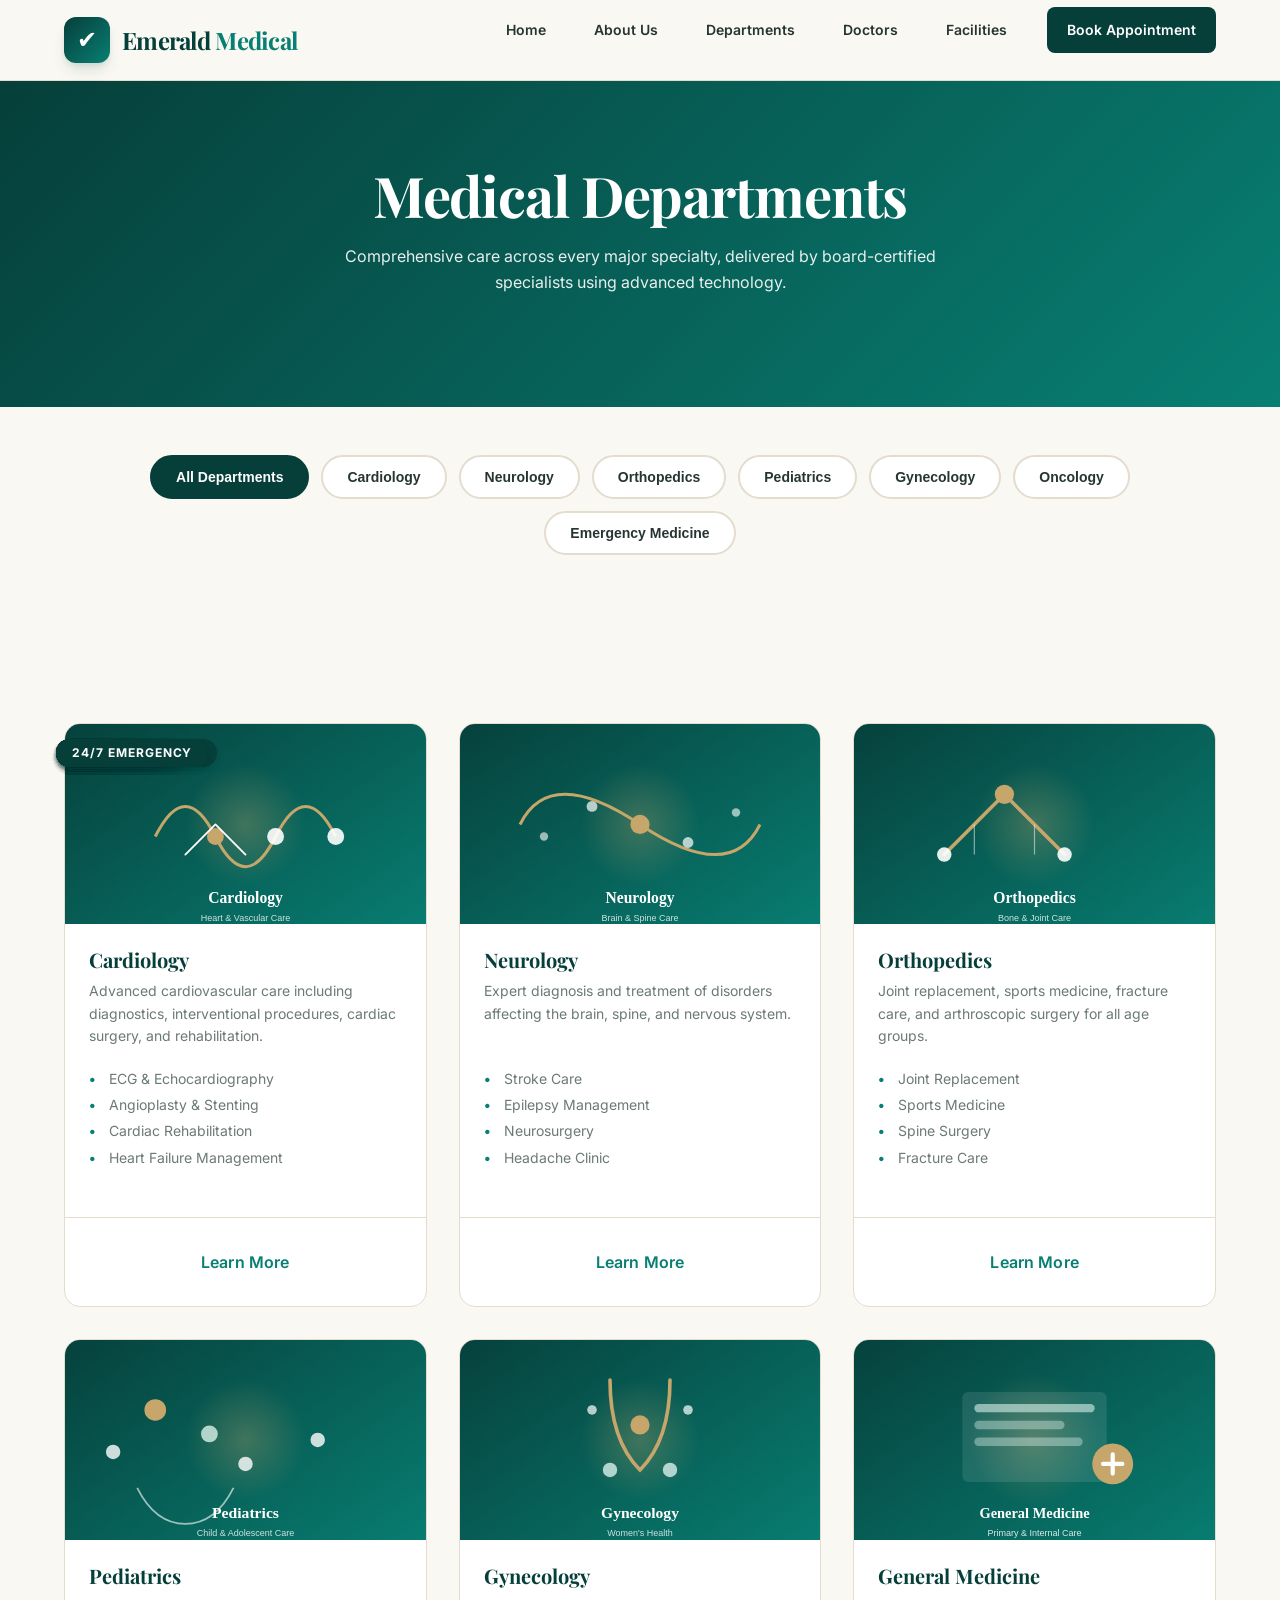
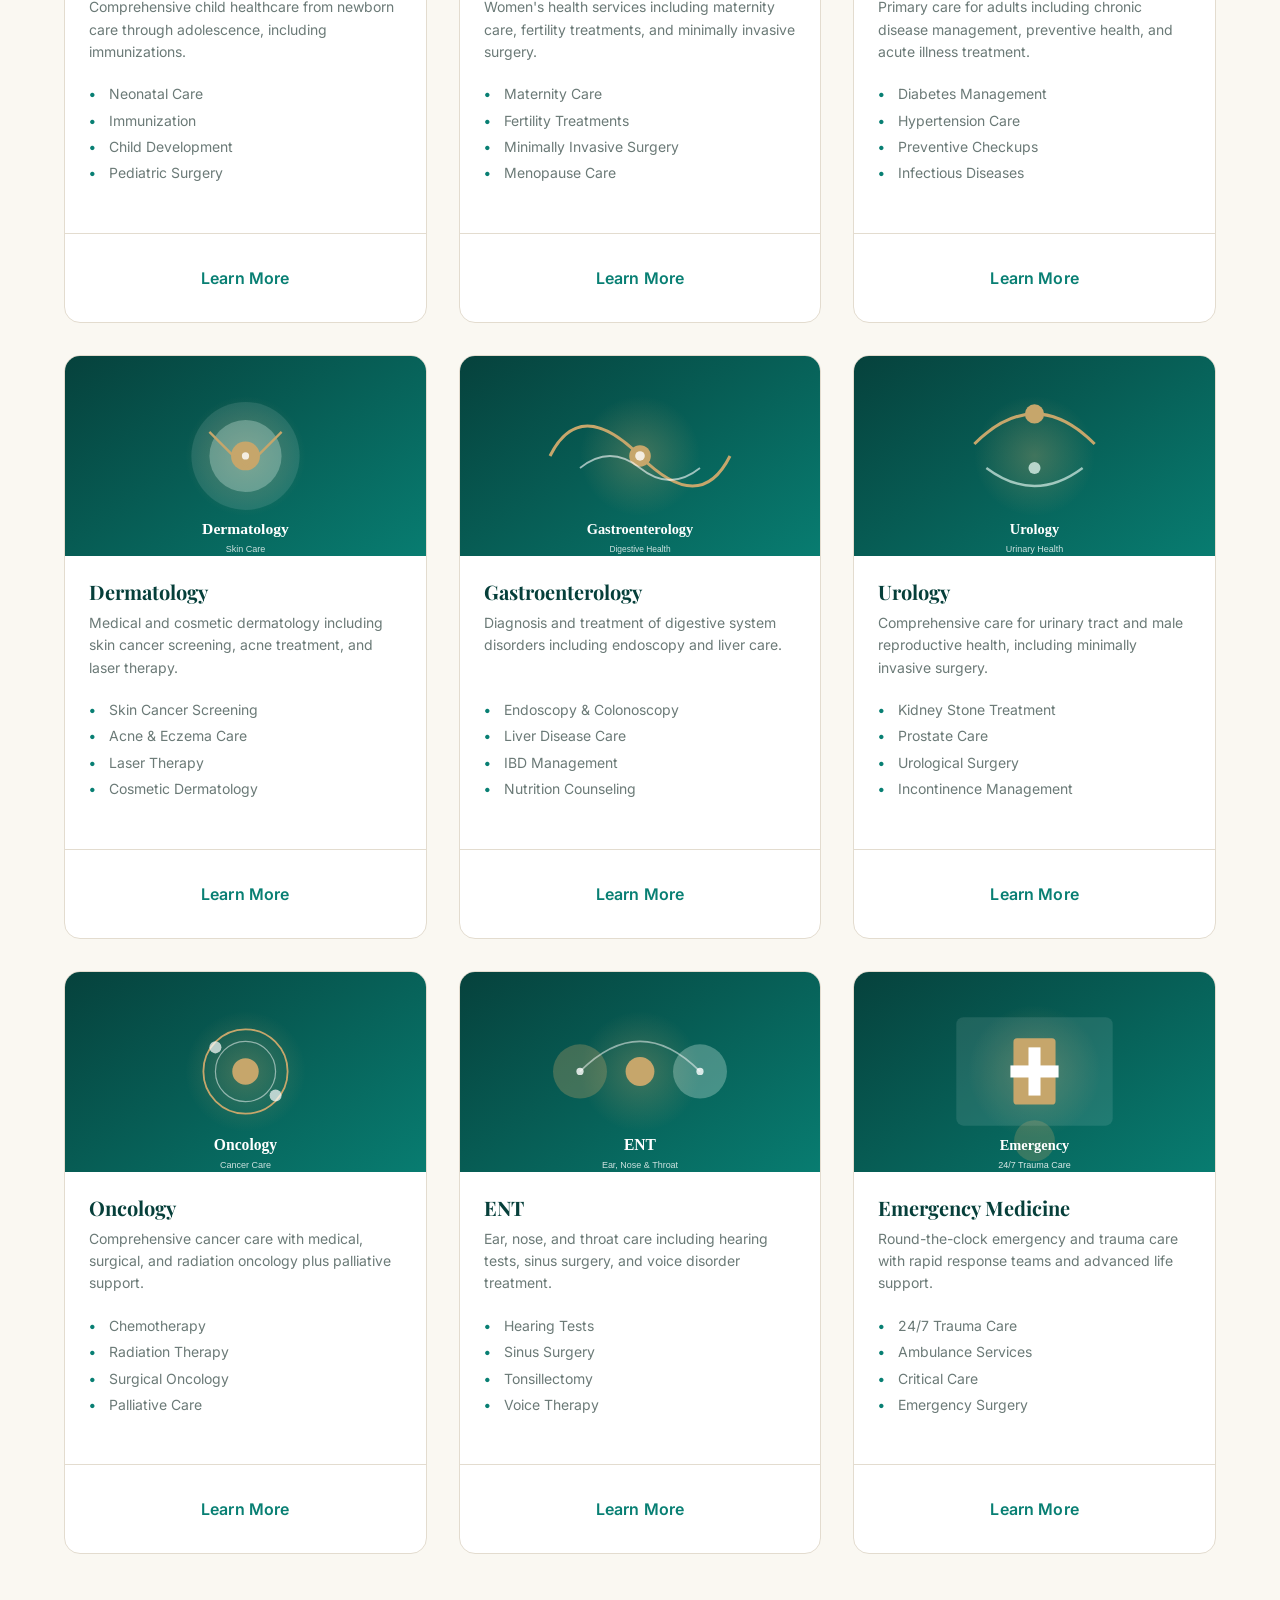
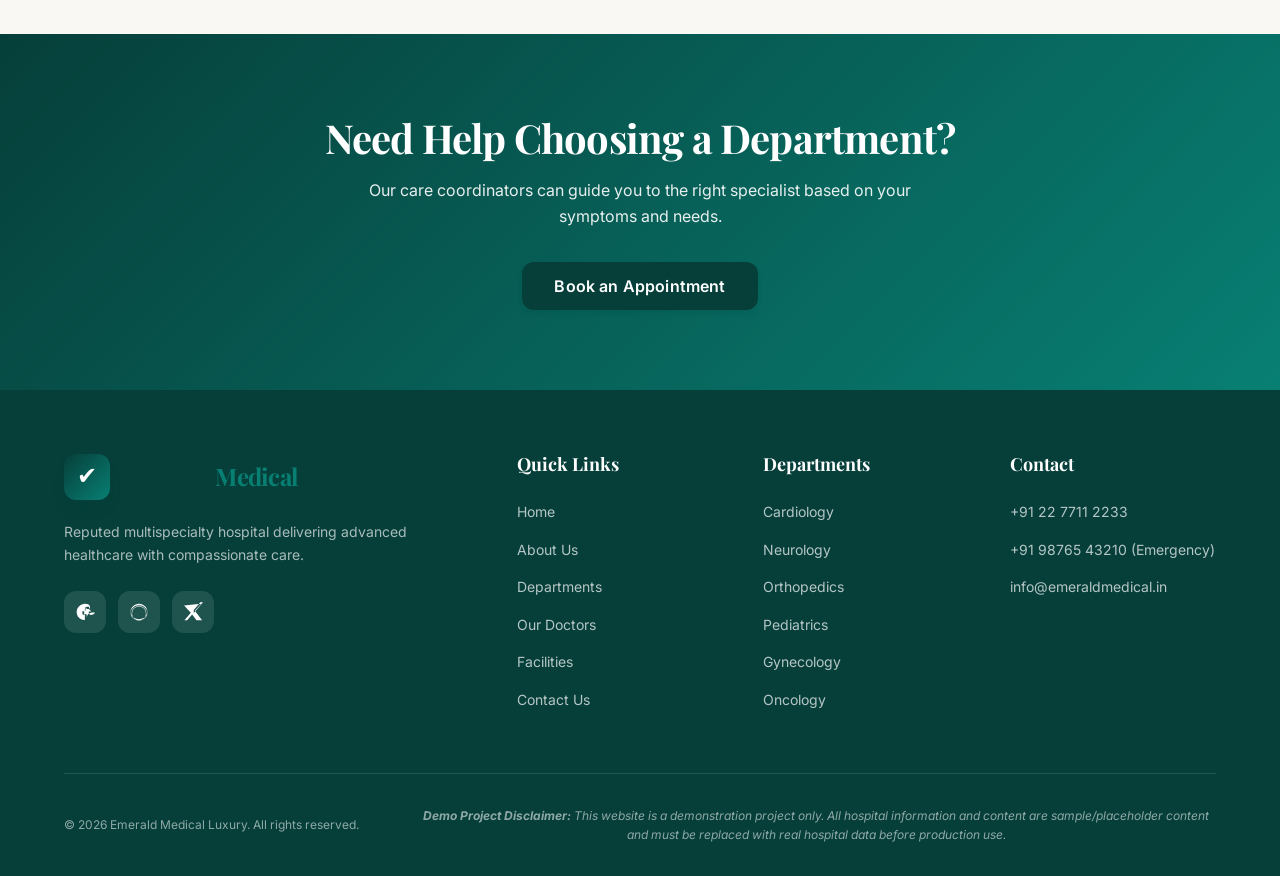
<file: departments.html>
<!DOCTYPE html>
<html lang="en">
<head>
  <meta charset="UTF-8" />
  <meta name="viewport" content="width=device-width, initial-scale=1.0" />
  <title>Departments | Emerald Medical Luxury</title>
  <meta name="description" content="Explore the medical departments at Emerald Medical Luxury — cardiology, neurology, orthopedics, pediatrics, gynecology, general medicine, dermatology, gastroenterology, urology, oncology, ENT, and emergency medicine." />
  <meta name="keywords" content="hospital departments, cardiology, neurology, orthopedics, pediatrics, gynecology, multispecialty hospital" />
  <meta name="robots" content="index, follow" />
  <link rel="preconnect" href="https://fonts.googleapis.com" />
  <link rel="preconnect" href="https://fonts.gstatic.com" crossorigin />
  <link href="https://fonts.googleapis.com/css2?family=Inter:wght@400;500;600;700&family=Playfair+Display:wght@600;700&display=swap" rel="stylesheet" />
  <link rel="stylesheet" href="styles.css" />
  <link rel="icon" type="image/svg+xml" href="data:image/svg+xml,%3Csvg xmlns='http://www.w3.org/2000/svg' viewBox='0 0 32 32'%3E%3Crect width='32' height='32' rx='8' fill='%23063F3A'/%3E%3Cpath d='M16 8l4 4 8-8H8z' fill='%23C6A66B'/%3E%3C/svg%3E" />
</head>
<body>

  <!-- ======================== NAVIGATION ======================== -->
  <header class="header" id="mainHeader">
    <div class="container">
      <a href="index.html" class="logo" aria-label="Emerald Medical Luxury — Home">
        <div class="logo-mark" aria-hidden="true">&#10004;</div>
        <div class="logo-text">Emerald <span>Medical</span></div>
      </a>
      <nav>
        <ul class="nav-menu" id="navMenu">
          <li><a href="index.html" class="nav-link">Home</a></li>
          <li><a href="about.html" class="nav-link">About Us</a></li>
          <li><a href="departments.html" class="nav-link" aria-current="page">Departments</a></li>
          <li><a href="doctors.html" class="nav-link">Doctors</a></li>
          <li><a href="facilities.html" class="nav-link">Facilities</a></li>
          <li><a href="contact.html" class="nav-link nav-link--book">Book Appointment</a></li>
        </ul>
      </nav>
      <button class="mobile-menu-btn" id="mobileMenuBtn" aria-label="Open menu" aria-expanded="false">
        <span></span><span></span><span></span>
      </button>
    </div>
  </header>

  <div class="mobile-overlay" id="mobileOverlay"></div>
  <nav class="mobile-nav" id="mobileNav">
    <button class="mobile-nav__close" id="mobileNavClose" aria-label="Close menu">&times;</button>
    <ul class="mobile-nav__list">
      <li class="mobile-nav__item"><a href="index.html" class="mobile-nav__link">Home</a></li>
      <li class="mobile-nav__item"><a href="about.html" class="mobile-nav__link">About Us</a></li>
      <li class="mobile-nav__item"><a href="departments.html" class="mobile-nav__link">Departments</a></li>
      <li class="mobile-nav__item"><a href="doctors.html" class="mobile-nav__link">Doctors</a></li>
      <li class="mobile-nav__item"><a href="facilities.html" class="mobile-nav__link">Facilities</a></li>
      <li class="mobile-nav__item"><a href="contact.html" class="mobile-nav__link">Contact</a></li>
      <li class="mobile-nav__item"><a href="contact.html" class="mobile-nav__book">Book Appointment</a></li>
    </ul>
  </nav>

  <!-- ======================== DEPT HERO ======================== -->
  <section class="dept-hero">
    <div class="container">
      <h1>Medical Departments</h1>
      <p>Comprehensive care across every major specialty, delivered by board-certified specialists using advanced technology.</p>
    </div>
  </section>

  <!-- ======================== FILTERS ======================== -->
  <section class="section--sm">
    <div class="container">
      <div class="filters">
        <button class="filter-btn filter-btn--active" data-filter="all">All Departments</button>
        <button class="filter-btn" data-filter="cardiology">Cardiology</button>
        <button class="filter-btn" data-filter="neurology">Neurology</button>
        <button class="filter-btn" data-filter="orthopedics">Orthopedics</button>
        <button class="filter-btn" data-filter="pediatrics">Pediatrics</button>
        <button class="filter-btn" data-filter="gynecology">Gynecology</button>
        <button class="filter-btn" data-filter="oncology">Oncology</button>
        <button class="filter-btn" data-filter="emergency">Emergency Medicine</button>
      </div>
    </div>
  </section>

  <!-- ======================== DEPARTMENTS GRID ======================== -->
  <section class="section">
    <div class="container">
      <div class="departments-grid">
        <!-- Cardiology -->
        <article class="dept-card" data-dept="cardiology">
          <div class="dept-card__media">
            <img src="assets/images/cardiology.svg" alt="Cardiology department" loading="lazy" width="600" height="400" />
            <span class="card__badge">Heart Care</span>
          </div>
          <div class="dept-card__body">
            <h3>Cardiology</h3>
            <p>Advanced cardiovascular care including diagnostics, interventional procedures, cardiac surgery, and rehabilitation.</p>
            <ul class="dept-services">
              <li>ECG &amp; Echocardiography</li>
              <li>Angioplasty &amp; Stenting</li>
              <li>Cardiac Rehabilitation</li>
              <li>Heart Failure Management</li>
            </ul>
          </div>
          <div class="dept-card__footer">
            <a href="doctors.html" class="btn btn--ghost btn--full">Learn More</a>
          </div>
        </article>
        <!-- Neurology -->
        <article class="dept-card" data-dept="neurology">
          <div class="dept-card__media">
            <img src="assets/images/neurology.svg" alt="Neurology department" loading="lazy" width="600" height="400" />
            <span class="card__badge">Brain &amp; Spine</span>
          </div>
          <div class="dept-card__body">
            <h3>Neurology</h3>
            <p>Expert diagnosis and treatment of disorders affecting the brain, spine, and nervous system.</p>
            <ul class="dept-services">
              <li>Stroke Care</li>
              <li>Epilepsy Management</li>
              <li>Neurosurgery</li>
              <li>Headache Clinic</li>
            </ul>
          </div>
          <div class="dept-card__footer">
            <a href="doctors.html" class="btn btn--ghost btn--full">Learn More</a>
          </div>
        </article>
        <!-- Orthopedics -->
        <article class="dept-card" data-dept="orthopedics">
          <div class="dept-card__media">
            <img src="assets/images/orthopedics.svg" alt="Orthopedics department" loading="lazy" width="600" height="400" />
            <span class="card__badge">Bone &amp; Joint</span>
          </div>
          <div class="dept-card__body">
            <h3>Orthopedics</h3>
            <p>Joint replacement, sports medicine, fracture care, and arthroscopic surgery for all age groups.</p>
            <ul class="dept-services">
              <li>Joint Replacement</li>
              <li>Sports Medicine</li>
              <li>Spine Surgery</li>
              <li>Fracture Care</li>
            </ul>
          </div>
          <div class="dept-card__footer">
            <a href="doctors.html" class="btn btn--ghost btn--full">Learn More</a>
          </div>
        </article>
        <!-- Pediatrics -->
        <article class="dept-card" data-dept="pediatrics">
          <div class="dept-card__media">
            <img src="assets/images/pediatrics.svg" alt="Pediatrics department" loading="lazy" width="600" height="400" />
            <span class="card__badge">Child Care</span>
          </div>
          <div class="dept-card__body">
            <h3>Pediatrics</h3>
            <p>Comprehensive child healthcare from newborn care through adolescence, including immunizations.</p>
            <ul class="dept-services">
              <li>Neonatal Care</li>
              <li>Immunization</li>
              <li>Child Development</li>
              <li>Pediatric Surgery</li>
            </ul>
          </div>
          <div class="dept-card__footer">
            <a href="doctors.html" class="btn btn--ghost btn--full">Learn More</a>
          </div>
        </article>
        <!-- Gynecology -->
        <article class="dept-card" data-dept="gynecology">
          <div class="dept-card__media">
            <img src="assets/images/gynecology.svg" alt="Gynecology department" loading="lazy" width="600" height="400" />
            <span class="card__badge">Women's Health</span>
          </div>
          <div class="dept-card__body">
            <h3>Gynecology</h3>
            <p>Women's health services including maternity care, fertility treatments, and minimally invasive surgery.</p>
            <ul class="dept-services">
              <li>Maternity Care</li>
              <li>Fertility Treatments</li>
              <li>Minimally Invasive Surgery</li>
              <li>Menopause Care</li>
            </ul>
          </div>
          <div class="dept-card__footer">
            <a href="doctors.html" class="btn btn--ghost btn--full">Learn More</a>
          </div>
        </article>
        <!-- General Medicine -->
        <article class="dept-card" data-dept="general">
          <div class="dept-card__media">
            <img src="assets/images/general-medicine.svg" alt="General medicine" loading="lazy" width="600" height="400" />
            <span class="card__badge">Primary Care</span>
          </div>
          <div class="dept-card__body">
            <h3>General Medicine</h3>
            <p>Primary care for adults including chronic disease management, preventive health, and acute illness treatment.</p>
            <ul class="dept-services">
              <li>Diabetes Management</li>
              <li>Hypertension Care</li>
              <li>Preventive Checkups</li>
              <li>Infectious Diseases</li>
            </ul>
          </div>
          <div class="dept-card__footer">
            <a href="doctors.html" class="btn btn--ghost btn--full">Learn More</a>
          </div>
        </article>
        <!-- Dermatology -->
        <article class="dept-card" data-dept="dermatology">
          <div class="dept-card__media">
            <img src="assets/images/dermatology.svg" alt="Dermatology department" loading="lazy" width="600" height="400" />
            <span class="card__badge">Skin Care</span>
          </div>
          <div class="dept-card__body">
            <h3>Dermatology</h3>
            <p>Medical and cosmetic dermatology including skin cancer screening, acne treatment, and laser therapy.</p>
            <ul class="dept-services">
              <li>Skin Cancer Screening</li>
              <li>Acne &amp; Eczema Care</li>
              <li>Laser Therapy</li>
              <li>Cosmetic Dermatology</li>
            </ul>
          </div>
          <div class="dept-card__footer">
            <a href="doctors.html" class="btn btn--ghost btn--full">Learn More</a>
          </div>
        </article>
        <!-- Gastroenterology -->
        <article class="dept-card" data-dept="gastro">
          <div class="dept-card__media">
            <img src="assets/images/gastroenterology.svg" alt="Gastroenterology" loading="lazy" width="600" height="400" />
            <span class="card__badge">Digestive Health</span>
          </div>
          <div class="dept-card__body">
            <h3>Gastroenterology</h3>
            <p>Diagnosis and treatment of digestive system disorders including endoscopy and liver care.</p>
            <ul class="dept-services">
              <li>Endoscopy &amp; Colonoscopy</li>
              <li>Liver Disease Care</li>
              <li>IBD Management</li>
              <li>Nutrition Counseling</li>
            </ul>
          </div>
          <div class="dept-card__footer">
            <a href="doctors.html" class="btn btn--ghost btn--full">Learn More</a>
          </div>
        </article>
        <!-- Urology -->
        <article class="dept-card" data-dept="urology">
          <div class="dept-card__media">
            <img src="assets/images/urology.svg" alt="Urology department" loading="lazy" width="600" height="400" />
            <span class="card__badge">Urology</span>
          </div>
          <div class="dept-card__body">
            <h3>Urology</h3>
            <p>Comprehensive care for urinary tract and male reproductive health, including minimally invasive surgery.</p>
            <ul class="dept-services">
              <li>Kidney Stone Treatment</li>
              <li>Prostate Care</li>
              <li>Urological Surgery</li>
              <li>Incontinence Management</li>
            </ul>
          </div>
          <div class="dept-card__footer">
            <a href="doctors.html" class="btn btn--ghost btn--full">Learn More</a>
          </div>
        </article>
        <!-- Oncology -->
        <article class="dept-card" data-dept="oncology">
          <div class="dept-card__media">
            <img src="assets/images/oncology.svg" alt="Oncology department" loading="lazy" width="600" height="400" />
            <span class="card__badge">Cancer Care</span>
          </div>
          <div class="dept-card__body">
            <h3>Oncology</h3>
            <p>Comprehensive cancer care with medical, surgical, and radiation oncology plus palliative support.</p>
            <ul class="dept-services">
              <li>Chemotherapy</li>
              <li>Radiation Therapy</li>
              <li>Surgical Oncology</li>
              <li>Palliative Care</li>
            </ul>
          </div>
          <div class="dept-card__footer">
            <a href="doctors.html" class="btn btn--ghost btn--full">Learn More</a>
          </div>
        </article>
        <!-- ENT -->
        <article class="dept-card" data-dept="ent">
          <div class="dept-card__media">
            <img src="assets/images/ent.svg" alt="ENT department" loading="lazy" width="600" height="400" />
            <span class="card__badge">ENT</span>
          </div>
          <div class="dept-card__body">
            <h3>ENT</h3>
            <p>Ear, nose, and throat care including hearing tests, sinus surgery, and voice disorder treatment.</p>
            <ul class="dept-services">
              <li>Hearing Tests</li>
              <li>Sinus Surgery</li>
              <li>Tonsillectomy</li>
              <li>Voice Therapy</li>
            </ul>
          </div>
          <div class="dept-card__footer">
            <a href="doctors.html" class="btn btn--ghost btn--full">Learn More</a>
          </div>
        </article>
        <!-- Emergency Medicine -->
        <article class="dept-card" data-dept="emergency">
          <div class="dept-card__media">
            <img src="assets/images/emergency.svg" alt="Emergency medicine" loading="lazy" width="600" height="400" />
            <span class="card__badge">24/7 Emergency</span>
          </div>
          <div class="dept-card__body">
            <h3>Emergency Medicine</h3>
            <p>Round-the-clock emergency and trauma care with rapid response teams and advanced life support.</p>
            <ul class="dept-services">
              <li>24/7 Trauma Care</li>
              <li>Ambulance Services</li>
              <li>Critical Care</li>
              <li>Emergency Surgery</li>
            </ul>
          </div>
          <div class="dept-card__footer">
            <a href="contact.html" class="btn btn--ghost btn--full">Learn More</a>
          </div>
        </article>
      </div>
    </div>
  </section>

  <!-- ======================== CTA ======================== -->
  <section class="section" style="background:linear-gradient(135deg, var(--color-primary) 0%, var(--color-secondary) 100%); text-align:center;">
    <div class="container">
      <h2 style="color:#fff; margin-bottom:var(--space-4);">Need Help Choosing a Department?</h2>
      <p style="color:rgba(255,255,255,0.9); max-width:600px; margin:0 auto var(--space-8);">Our care coordinators can guide you to the right specialist based on your symptoms and needs.</p>
      <a href="contact.html" class="btn btn--primary">Book an Appointment</a>
    </div>
  </section>

  <!-- ======================== FOOTER ======================== -->
  <footer>
    <div class="container">
      <div class="footer-grid">
        <div class="footer__brand">
          <a href="index.html" class="logo" aria-label="Emerald Medical Luxury">
            <div class="logo-mark" aria-hidden="true">&#10004;</div>
            <div class="logo-text">Emerald <span>Medical</span></div>
          </a>
          <p>Reputed multispecialty hospital delivering advanced healthcare with compassionate care.</p>
          <div class="footer-social">
            <a href="#" aria-label="Facebook"><svg viewBox="0 0 24 24" width="20" height="20" fill="currentColor"><path d="M12 2.04C6.5 2.04 2 6.53 2 12.06c0 5.22 3.88 9.56 8.85 9.56q.49 0 .98-.03V15.35q-.49.03-.98.03c-1.52 0-1.99-.92-1.99-1.87v-2.5h2.98v-2.36c0-2.17 1.4-2.93 2.77-2.93 1.25 0 2.21.09 2.21.09v2.46H14l-.01 2.49h-2.98v4.01h2.98V19.6c0-.03.01-.05.01-.08 0-4.32 3.03-6.97 7.32-6.97 1.37 0 2.58.23 2.58.23v2.77h2.01c1.34 0 2.56-.59 2.56-1.6 0-1.25-1.26-2.16-2.62-2.16-1.08 0-1.79.6-2.08 1.04-1.12 1.67-3.06 2.7-4.56 2.7-1.76 0-2.62-.97-2.62-2.24v-1.92l2.33-.01c-.02-1.38-.7-2.37-1.88-2.37-1.37 0-2.31.72-2.57 1.14v-2.4h-2.01V12.06C22 6.53 17.5 2.04 12 2.04"/></svg></a>
            <a href="#" aria-label="Instagram"><svg viewBox="0 0 24 24" width="20" height="20" fill="currentColor"><path d="M12 2.16C6.34 2.16 1.82 6.68 1.82 12.34c0 5.66 4.52 10.18 10.18 10.18 5.66 0 10.18-4.52 10.18-10.18C22.18 6.68 17.66 2.16 12 2.16zm0 1.82C17.62 3.98 22 8.36 22 12.34c0 3.98-4.38 8.36-10 8.36-5.62 0-10-4.38-10-8.36 0-3.98 4.38-8.36 10-8.36m0 18.64c-4.9 0-8.86-3.96-8.86-8.86 0-4.9 3.96-8.86 8.86-8.86s8.86 3.96 8.86 8.86c0 4.9-3.96 8.86-8.86 8.86m0-17.1c-4.57 0-8.28 3.71-8.28 8.28 0 4.57 3.71 8.28 8.28 8.28s8.28-3.71 8.28-8.28c0-4.57-3.71-8.28-8.28-8.28z"/></svg></a>
            <a href="#" aria-label="Twitter"><svg viewBox="0 0 24 24" width="20" height="20" fill="currentColor"><path d="M18.244 2.25h3.308l-7.227 8.26 8.502 11.24H16.17l-5.214-6.817L4.99 21.75H1.68l7.73-8.835L1.25 4.24zM12.93 13.32l11.04-13.12h-3.15l-7.89 9.26z"/></svg></a>
          </div>
        </div>
        <div class="footer__links">
          <h4 class="footer__heading">Quick Links</h4>
          <ul class="footer-links">
            <li><a href="index.html">Home</a></li>
            <li><a href="about.html">About Us</a></li>
            <li><a href="departments.html">Departments</a></li>
            <li><a href="doctors.html">Our Doctors</a></li>
            <li><a href="facilities.html">Facilities</a></li>
            <li><a href="contact.html">Contact Us</a></li>
          </ul>
        </div>
        <div class="footer__links">
          <h4 class="footer__heading">Departments</h4>
          <ul class="footer-links">
            <li><a href="departments.html">Cardiology</a></li>
            <li><a href="departments.html">Neurology</a></li>
            <li><a href="departments.html">Orthopedics</a></li>
            <li><a href="departments.html">Pediatrics</a></li>
            <li><a href="departments.html">Gynecology</a></li>
            <li><a href="departments.html">Oncology</a></li>
          </ul>
        </div>
        <div class="footer__links">
          <h4 class="footer__heading">Contact</h4>
          <ul class="footer-links">
            <li><a href="tel:+912277112233">+91 22 7711 2233</a></li>
            <li><a href="tel:+919876543210">+91 98765 43210 (Emergency)</a></li>
            <li><a href="mailto:info@emeraldmedical.in">info@emeraldmedical.in</a></li>
          </ul>
        </div>
      </div>
      <div class="footer-bottom">
        <p>&copy; <span id="currentYear">2026</span> Emerald Medical Luxury. All rights reserved.</p>
        <p class="disclaimer"><strong>Demo Project Disclaimer:</strong> This website is a demonstration project only. All hospital information and content are sample/placeholder content and must be replaced with real hospital data before production use.</p>
      </div>
    </div>
  </footer>

  <script src="app.js"></script>
</body>
</html>
</file>
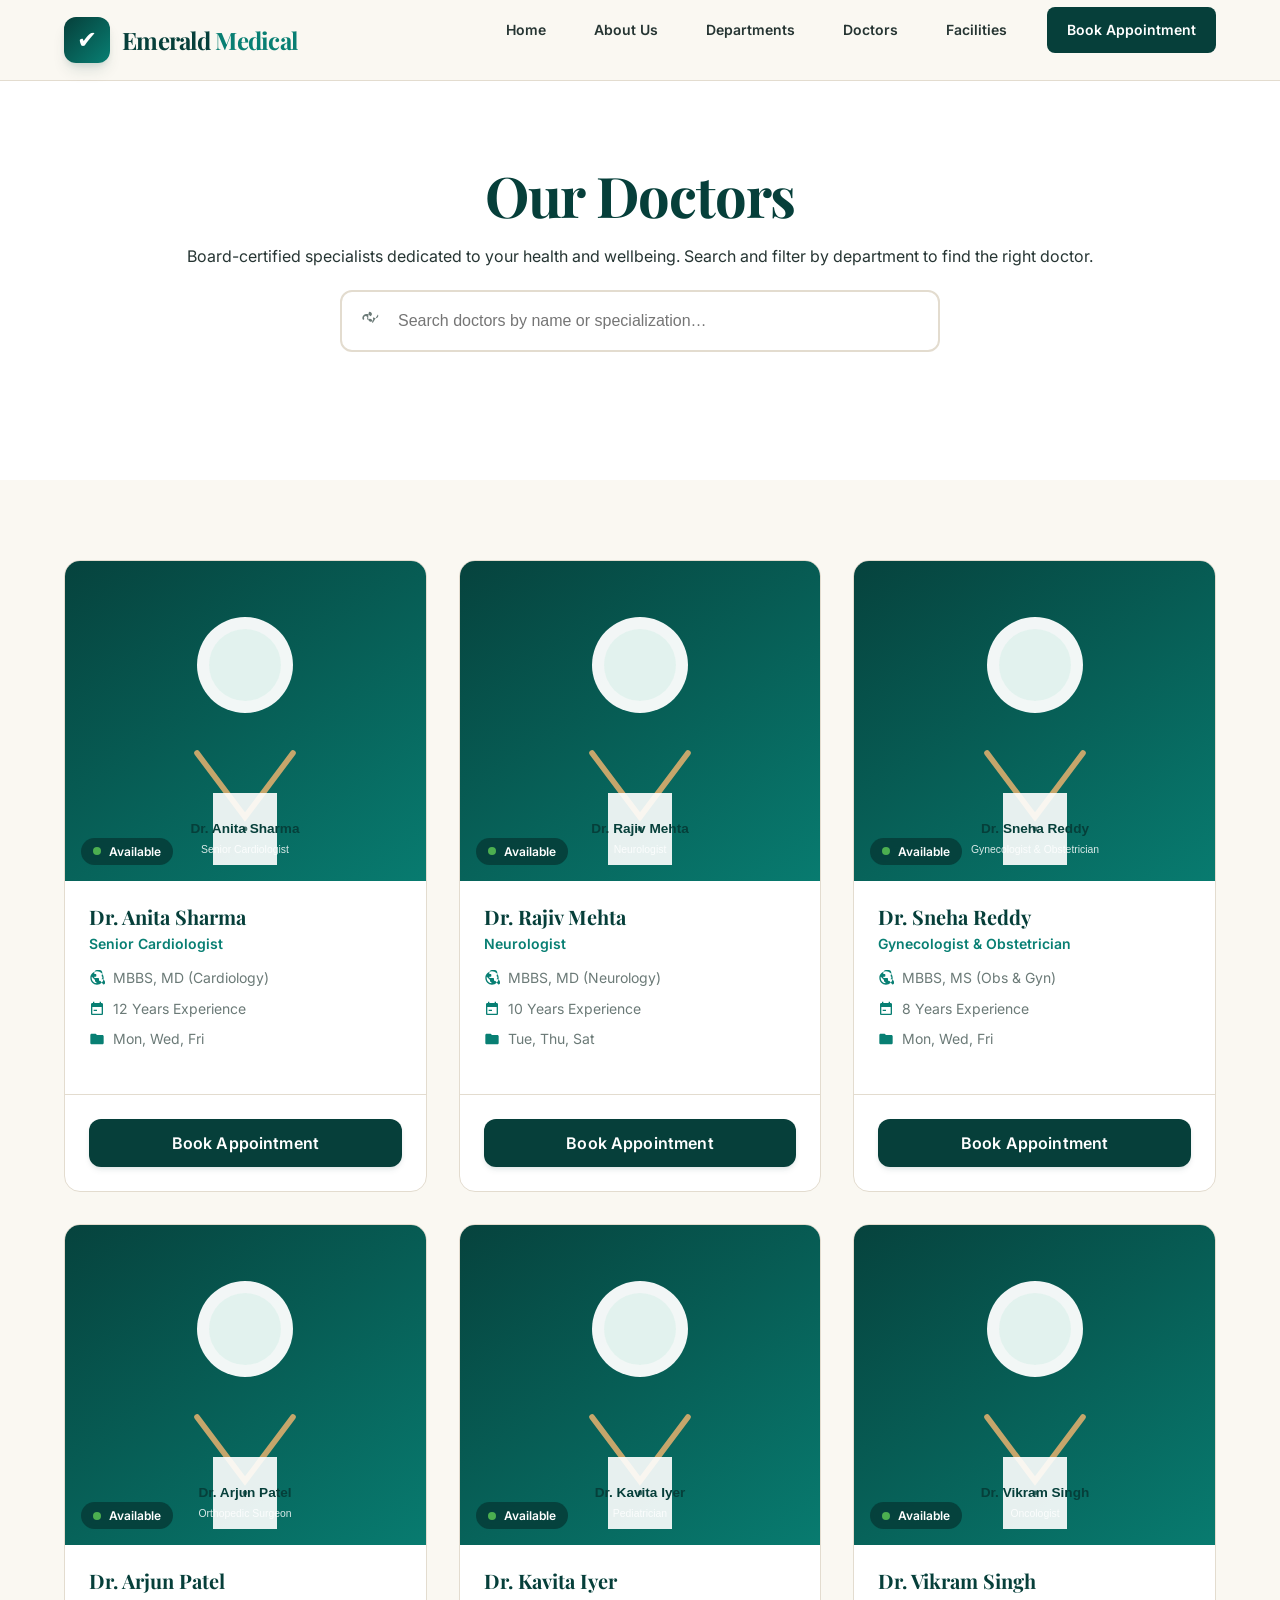
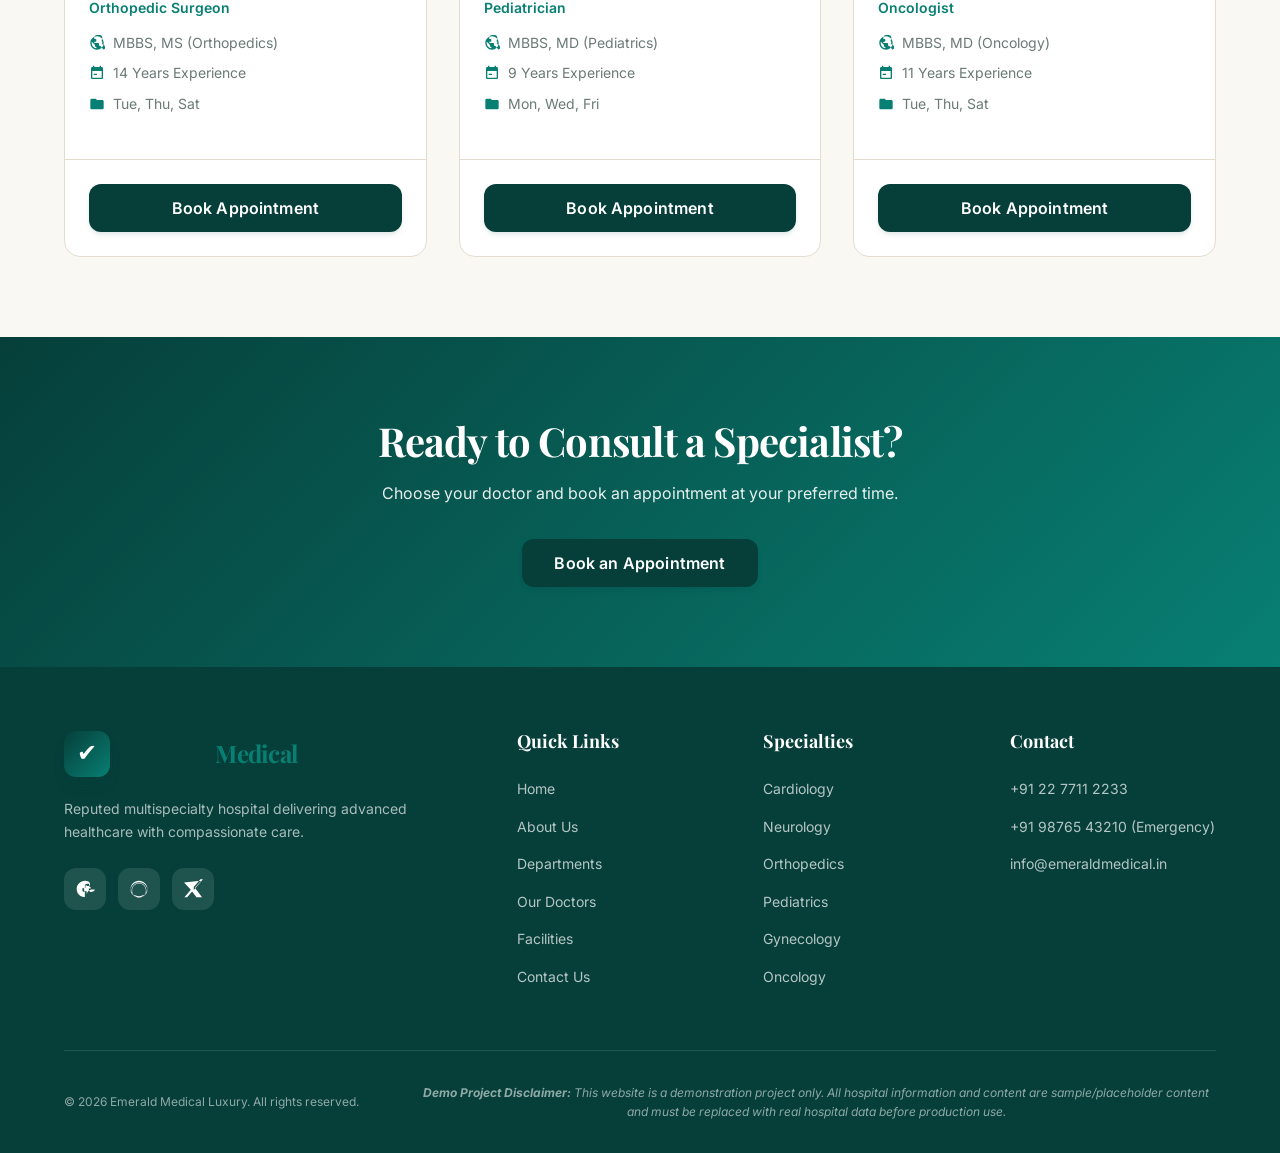
<file: doctors.html>
<!DOCTYPE html>
<html lang="en">
<head>
  <meta charset="UTF-8" />
  <meta name="viewport" content="width=device-width, initial-scale=1.0" />
  <title>Our Doctors | Emerald Medical Luxury</title>
  <meta name="description" content="Meet our board-certified specialists at Emerald Medical Luxury. Search and filter doctors by department and book appointments online." />
  <meta name="keywords" content="doctors, specialists, cardiologist, neurologist, book appointment, hospital doctors" />
  <meta name="robots" content="index, follow" />
  <link rel="preconnect" href="https://fonts.googleapis.com" />
  <link rel="preconnect" href="https://fonts.gstatic.com" crossorigin />
  <link href="https://fonts.googleapis.com/css2?family=Inter:wght@400;500;600;700&family=Playfair+Display:wght@600;700&display=swap" rel="stylesheet" />
  <link rel="stylesheet" href="styles.css" />
  <link rel="icon" type="image/svg+xml" href="data:image/svg+xml,%3Csvg xmlns='http://www.w3.org/2000/svg' viewBox='0 0 32 32'%3E%3Crect width='32' height='32' rx='8' fill='%23063F3A'/%3E%3Cpath d='M16 8l4 4 8-8H8z' fill='%23C6A66B'/%3E%3C/svg%3E" />
</head>
<body>

  <!-- ======================== NAVIGATION ======================== -->
  <header class="header" id="mainHeader">
    <div class="container">
      <a href="index.html" class="logo" aria-label="Emerald Medical Luxury — Home">
        <div class="logo-mark" aria-hidden="true">&#10004;</div>
        <div class="logo-text">Emerald <span>Medical</span></div>
      </a>
      <nav>
        <ul class="nav-menu" id="navMenu">
          <li><a href="index.html" class="nav-link">Home</a></li>
          <li><a href="about.html" class="nav-link">About Us</a></li>
          <li><a href="departments.html" class="nav-link">Departments</a></li>
          <li><a href="doctors.html" class="nav-link" aria-current="page">Doctors</a></li>
          <li><a href="facilities.html" class="nav-link">Facilities</a></li>
          <li><a href="contact.html" class="nav-link nav-link--book">Book Appointment</a></li>
        </ul>
      </nav>
      <button class="mobile-menu-btn" id="mobileMenuBtn" aria-label="Open menu" aria-expanded="false">
        <span></span><span></span><span></span>
      </button>
    </div>
  </header>

  <div class="mobile-overlay" id="mobileOverlay"></div>
  <nav class="mobile-nav" id="mobileNav">
    <button class="mobile-nav__close" id="mobileNavClose" aria-label="Close menu">&times;</button>
    <ul class="mobile-nav__list">
      <li class="mobile-nav__item"><a href="index.html" class="mobile-nav__link">Home</a></li>
      <li class="mobile-nav__item"><a href="about.html" class="mobile-nav__link">About Us</a></li>
      <li class="mobile-nav__item"><a href="departments.html" class="mobile-nav__link">Departments</a></li>
      <li class="mobile-nav__item"><a href="doctors.html" class="mobile-nav__link">Doctors</a></li>
      <li class="mobile-nav__item"><a href="facilities.html" class="mobile-nav__link">Facilities</a></li>
      <li class="mobile-nav__item"><a href="contact.html" class="mobile-nav__link">Contact</a></li>
      <li class="mobile-nav__item"><a href="contact.html" class="mobile-nav__book">Book Appointment</a></li>
    </ul>
  </nav>

  <!-- ======================== DOCTOR HERO ======================== -->
  <section class="doctor-hero">
    <div class="container">
      <h1>Our Doctors</h1>
      <p>Board-certified specialists dedicated to your health and wellbeing. Search and filter by department to find the right doctor.</p>
      <div class="doctor-search">
        <div class="doctor-search__wrapper">
          <svg viewBox="0 0 24 24" aria-hidden="true"><path d="M15.5 14h-.79l-.28-.27c.27-.39.45-.88.45-1.44 0-1.61-1.3-2.91-2.91-2.91-1.03 0-1.95.4-2.64 1.04l-.96-.96c.27-.36.43-.86.43-1.39 0-1.1-.9-2-2-2s-2 .9-2 2c0 .53.16 1.03.43 1.39l-1.4 1.4c-.64-.64-1.04-1.45-1.04-2.39 0-2.75 2.24-5 5-5 1.39 0 2.6.57 3.47 1.48l1.4 1.4c.96-.69 1.64-1.61 1.64-2.69 0-1.61-1.3-2.91-2.91-2.91S10 8.35 10 9.96c0 1.61 1.3 2.91 2.91 2.91 1.61 0 2.91-1.3 2.91-2.91 0-.53-.16-1.03-.43-1.39l.96-.96c.69.69 1.61 1.04 2.64 1.04 1.61 0 2.91-1.3 2.91-2.91 0-.56-.18-1.05-.45-1.44z" fill="currentColor"/></svg>
          <input type="search" id="doctorSearch" placeholder="Search doctors by name or specialization…" aria-label="Search doctors" />
        </div>
      </div>
    </div>
  </section>

  <!-- ======================== DOCTORS GRID ======================== -->
  <section class="section">
    <div class="container">
      <div class="doctors-grid">
        <!-- Dr. Anita Sharma -->
        <article class="doctor-card">
          <div class="doctor-card__media">
            <img src="assets/images/doctor-anita.svg" alt="Dr. Anita Sharma" loading="lazy" width="600" height="400" />
            <div class="doctor-card__status"><span class="status-dot" aria-hidden="true"></span>Available</div>
          </div>
          <div class="doctor-card__body">
            <h3>Dr. Anita Sharma</h3>
            <div class="doctor-card__spec">Senior Cardiologist</div>
            <ul class="doctor-card__meta">
              <li><svg viewBox="0 0 24 24" aria-hidden="true"><path d="M12 2C6.48 2 2 6.48 2 12s4.48 10 10 10 10-4.48 10-10S17.52 2 12 2zm-1 17.93c-3.95-.49-7-3.85-7-7.93 0-.62.08-1.21.21-1.79L9 15v1c0 1.1.9 2 2 2v1.93zm6.9-2.54c-.26-.81-1-1.39-1.9-1.39h-1v-3c0-.55-.45-1-1-1H8v-2h2c.55 0 1-.45 1-1v-2c0-.55-.45-1-1-1H8v-2c0-2.21 1.79-4 4-4h4c2.21 0 4 1.79 4 4v2c0 .55-.45 1-1 1v2c0 .55.45 1 1 1v2c0 .55-.45 1-1 1v1h2c.9 0 1.64.58 1.9 1.39l1.24 2.45c.17.34.25.72.25 1.15 0 1.61-1.35 2.92-2.93 2.92z" fill="currentColor"/></svg>MBBS, MD (Cardiology)</li>
              <li><svg viewBox="0 0 24 24" aria-hidden="true"><path d="M19 3h-1V1h-2v2H8V1H6v2H5c-1.11 0-1.99.9-1.99 2L3 19c0 1.1.89 2 2 2h14c1.1 0 2-.9 2-2V5c0-1.1-.9-2-2-2zm0 16H5V9h14v10zM7 15h5v-2H7v2z" fill="currentColor"/></svg>12 Years Experience</li>
              <li><svg viewBox="0 0 24 24" aria-hidden="true"><path d="M10 4H4c-1.1 0-1.99.9-1.99 2L2 18c0 1.1.9 2 2 2h16c1.1 0 2-.9 2-2V8c0-1.1-.9-2-2-2h-8l-2-2z" fill="currentColor"/></svg>Mon, Wed, Fri</li>
            </ul>
          </div>
          <div class="doctor-card__footer">
            <a href="contact.html" class="btn btn--primary btn--full">Book Appointment</a>
          </div>
        </article>
        <!-- Dr. Rajiv Mehta -->
        <article class="doctor-card">
          <div class="doctor-card__media">
            <img src="assets/images/doctor-rajiv.svg" alt="Dr. Rajiv Mehta" loading="lazy" width="600" height="400" />
            <div class="doctor-card__status"><span class="status-dot" aria-hidden="true"></span>Available</div>
          </div>
          <div class="doctor-card__body">
            <h3>Dr. Rajiv Mehta</h3>
            <div class="doctor-card__spec">Neurologist</div>
            <ul class="doctor-card__meta">
              <li><svg viewBox="0 0 24 24" aria-hidden="true"><path d="M12 2C6.48 2 2 6.48 2 12s4.48 10 10 10 10-4.48 10-10S17.52 2 12 2zm-1 17.93c-3.95-.49-7-3.85-7-7.93 0-.62.08-1.21.21-1.79L9 15v1c0 1.1.9 2 2 2v1.93zm6.9-2.54c-.26-.81-1-1.39-1.9-1.39h-1v-3c0-.55-.45-1-1-1H8v-2h2c.55 0 1-.45 1-1v-2c0-.55-.45-1-1-1H8v-2c0-2.21 1.79-4 4-4h4c2.21 0 4 1.79 4 4v2c0 .55-.45 1-1 1v2c0 .55.45 1 1 1v2c0 .55-.45 1-1 1v1h2c.9 0 1.64.58 1.9 1.39l1.24 2.45c.17.34.25.72.25 1.15 0 1.61-1.35 2.92-2.93 2.92z" fill="currentColor"/></svg>MBBS, MD (Neurology)</li>
              <li><svg viewBox="0 0 24 24" aria-hidden="true"><path d="M19 3h-1V1h-2v2H8V1H6v2H5c-1.11 0-1.99.9-1.99 2L3 19c0 1.1.89 2 2 2h14c1.1 0 2-.9 2-2V5c0-1.1-.9-2-2-2zm0 16H5V9h14v10zM7 15h5v-2H7v2z" fill="currentColor"/></svg>10 Years Experience</li>
              <li><svg viewBox="0 0 24 24" aria-hidden="true"><path d="M10 4H4c-1.1 0-1.99.9-1.99 2L2 18c0 1.1.9 2 2 2h16c1.1 0 2-.9 2-2V8c0-1.1-.9-2-2-2h-8l-2-2z" fill="currentColor"/></svg>Tue, Thu, Sat</li>
            </ul>
          </div>
          <div class="doctor-card__footer">
            <a href="contact.html" class="btn btn--primary btn--full">Book Appointment</a>
          </div>
        </article>
        <!-- Dr. Sneha Reddy -->
        <article class="doctor-card">
          <div class="doctor-card__media">
            <img src="assets/images/doctor-sneha.svg" alt="Dr. Sneha Reddy" loading="lazy" width="600" height="400" />
            <div class="doctor-card__status"><span class="status-dot" aria-hidden="true"></span>Available</div>
          </div>
          <div class="doctor-card__body">
            <h3>Dr. Sneha Reddy</h3>
            <div class="doctor-card__spec">Gynecologist &amp; Obstetrician</div>
            <ul class="doctor-card__meta">
              <li><svg viewBox="0 0 24 24" aria-hidden="true"><path d="M12 2C6.48 2 2 6.48 2 12s4.48 10 10 10 10-4.48 10-10S17.52 2 12 2zm-1 17.93c-3.95-.49-7-3.85-7-7.93 0-.62.08-1.21.21-1.79L9 15v1c0 1.1.9 2 2 2v1.93zm6.9-2.54c-.26-.81-1-1.39-1.9-1.39h-1v-3c0-.55-.45-1-1-1H8v-2h2c.55 0 1-.45 1-1v-2c0-.55-.45-1-1-1H8v-2c0-2.21 1.79-4 4-4h4c2.21 0 4 1.79 4 4v2c0 .55-.45 1-1 1v2c0 .55.45 1 1 1v2c0 .55-.45 1-1 1v1h2c.9 0 1.64.58 1.9 1.39l1.24 2.45c.17.34.25.72.25 1.15 0 1.61-1.35 2.92-2.93 2.92z" fill="currentColor"/></svg>MBBS, MS (Obs &amp; Gyn)</li>
              <li><svg viewBox="0 0 24 24" aria-hidden="true"><path d="M19 3h-1V1h-2v2H8V1H6v2H5c-1.11 0-1.99.9-1.99 2L3 19c0 1.1.89 2 2 2h14c1.1 0 2-.9 2-2V5c0-1.1-.9-2-2-2zm0 16H5V9h14v10zM7 15h5v-2H7v2z" fill="currentColor"/></svg>8 Years Experience</li>
              <li><svg viewBox="0 0 24 24" aria-hidden="true"><path d="M10 4H4c-1.1 0-1.99.9-1.99 2L2 18c0 1.1.9 2 2 2h16c1.1 0 2-.9 2-2V8c0-1.1-.9-2-2-2h-8l-2-2z" fill="currentColor"/></svg>Mon, Wed, Fri</li>
            </ul>
          </div>
          <div class="doctor-card__footer">
            <a href="contact.html" class="btn btn--primary btn--full">Book Appointment</a>
          </div>
        </article>
        <!-- Dr. Arjun Patel -->
        <article class="doctor-card">
          <div class="doctor-card__media">
            <img src="assets/images/doctor-arjun.svg" alt="Dr. Arjun Patel" loading="lazy" width="600" height="400" />
            <div class="doctor-card__status"><span class="status-dot" aria-hidden="true"></span>Available</div>
          </div>
          <div class="doctor-card__body">
            <h3>Dr. Arjun Patel</h3>
            <div class="doctor-card__spec">Orthopedic Surgeon</div>
            <ul class="doctor-card__meta">
              <li><svg viewBox="0 0 24 24" aria-hidden="true"><path d="M12 2C6.48 2 2 6.48 2 12s4.48 10 10 10 10-4.48 10-10S17.52 2 12 2zm-1 17.93c-3.95-.49-7-3.85-7-7.93 0-.62.08-1.21.21-1.79L9 15v1c0 1.1.9 2 2 2v1.93zm6.9-2.54c-.26-.81-1-1.39-1.9-1.39h-1v-3c0-.55-.45-1-1-1H8v-2h2c.55 0 1-.45 1-1v-2c0-.55-.45-1-1-1H8v-2c0-2.21 1.79-4 4-4h4c2.21 0 4 1.79 4 4v2c0 .55-.45 1-1 1v2c0 .55.45 1 1 1v2c0 .55-.45 1-1 1v1h2c.9 0 1.64.58 1.9 1.39l1.24 2.45c.17.34.25.72.25 1.15 0 1.61-1.35 2.92-2.93 2.92z" fill="currentColor"/></svg>MBBS, MS (Orthopedics)</li>
              <li><svg viewBox="0 0 24 24" aria-hidden="true"><path d="M19 3h-1V1h-2v2H8V1H6v2H5c-1.11 0-1.99.9-1.99 2L3 19c0 1.1.89 2 2 2h14c1.1 0 2-.9 2-2V5c0-1.1-.9-2-2-2zm0 16H5V9h14v10zM7 15h5v-2H7v2z" fill="currentColor"/></svg>14 Years Experience</li>
              <li><svg viewBox="0 0 24 24" aria-hidden="true"><path d="M10 4H4c-1.1 0-1.99.9-1.99 2L2 18c0 1.1.9 2 2 2h16c1.1 0 2-.9 2-2V8c0-1.1-.9-2-2-2h-8l-2-2z" fill="currentColor"/></svg>Tue, Thu, Sat</li>
            </ul>
          </div>
          <div class="doctor-card__footer">
            <a href="contact.html" class="btn btn--primary btn--full">Book Appointment</a>
          </div>
        </article>
        <!-- Dr. Kavita Iyer -->
        <article class="doctor-card">
          <div class="doctor-card__media">
            <img src="assets/images/doctor-kavita.svg" alt="Dr. Kavita Iyer" loading="lazy" width="600" height="400" />
            <div class="doctor-card__status"><span class="status-dot" aria-hidden="true"></span>Available</div>
          </div>
          <div class="doctor-card__body">
            <h3>Dr. Kavita Iyer</h3>
            <div class="doctor-card__spec">Pediatrician</div>
            <ul class="doctor-card__meta">
              <li><svg viewBox="0 0 24 24" aria-hidden="true"><path d="M12 2C6.48 2 2 6.48 2 12s4.48 10 10 10 10-4.48 10-10S17.52 2 12 2zm-1 17.93c-3.95-.49-7-3.85-7-7.93 0-.62.08-1.21.21-1.79L9 15v1c0 1.1.9 2 2 2v1.93zm6.9-2.54c-.26-.81-1-1.39-1.9-1.39h-1v-3c0-.55-.45-1-1-1H8v-2h2c.55 0 1-.45 1-1v-2c0-.55-.45-1-1-1H8v-2c0-2.21 1.79-4 4-4h4c2.21 0 4 1.79 4 4v2c0 .55-.45 1-1 1v2c0 .55.45 1 1 1v2c0 .55-.45 1-1 1v1h2c.9 0 1.64.58 1.9 1.39l1.24 2.45c.17.34.25.72.25 1.15 0 1.61-1.35 2.92-2.93 2.92z" fill="currentColor"/></svg>MBBS, MD (Pediatrics)</li>
              <li><svg viewBox="0 0 24 24" aria-hidden="true"><path d="M19 3h-1V1h-2v2H8V1H6v2H5c-1.11 0-1.99.9-1.99 2L3 19c0 1.1.89 2 2 2h14c1.1 0 2-.9 2-2V5c0-1.1-.9-2-2-2zm0 16H5V9h14v10zM7 15h5v-2H7v2z" fill="currentColor"/></svg>9 Years Experience</li>
              <li><svg viewBox="0 0 24 24" aria-hidden="true"><path d="M10 4H4c-1.1 0-1.99.9-1.99 2L2 18c0 1.1.9 2 2 2h16c1.1 0 2-.9 2-2V8c0-1.1-.9-2-2-2h-8l-2-2z" fill="currentColor"/></svg>Mon, Wed, Fri</li>
            </ul>
          </div>
          <div class="doctor-card__footer">
            <a href="contact.html" class="btn btn--primary btn--full">Book Appointment</a>
          </div>
        </article>
        <!-- Dr. Vikram Singh -->
        <article class="doctor-card">
          <div class="doctor-card__media">
            <img src="assets/images/doctor-vikram.svg" alt="Dr. Vikram Singh" loading="lazy" width="600" height="400" />
            <div class="doctor-card__status"><span class="status-dot" aria-hidden="true"></span>Available</div>
          </div>
          <div class="doctor-card__body">
            <h3>Dr. Vikram Singh</h3>
            <div class="doctor-card__spec">Oncologist</div>
            <ul class="doctor-card__meta">
              <li><svg viewBox="0 0 24 24" aria-hidden="true"><path d="M12 2C6.48 2 2 6.48 2 12s4.48 10 10 10 10-4.48 10-10S17.52 2 12 2zm-1 17.93c-3.95-.49-7-3.85-7-7.93 0-.62.08-1.21.21-1.79L9 15v1c0 1.1.9 2 2 2v1.93zm6.9-2.54c-.26-.81-1-1.39-1.9-1.39h-1v-3c0-.55-.45-1-1-1H8v-2h2c.55 0 1-.45 1-1v-2c0-.55-.45-1-1-1H8v-2c0-2.21 1.79-4 4-4h4c2.21 0 4 1.79 4 4v2c0 .55-.45 1-1 1v2c0 .55.45 1 1 1v2c0 .55-.45 1-1 1v1h2c.9 0 1.64.58 1.9 1.39l1.24 2.45c.17.34.25.72.25 1.15 0 1.61-1.35 2.92-2.93 2.92z" fill="currentColor"/></svg>MBBS, MD (Oncology)</li>
              <li><svg viewBox="0 0 24 24" aria-hidden="true"><path d="M19 3h-1V1h-2v2H8V1H6v2H5c-1.11 0-1.99.9-1.99 2L3 19c0 1.1.89 2 2 2h14c1.1 0 2-.9 2-2V5c0-1.1-.9-2-2-2zm0 16H5V9h14v10zM7 15h5v-2H7v2z" fill="currentColor"/></svg>11 Years Experience</li>
              <li><svg viewBox="0 0 24 24" aria-hidden="true"><path d="M10 4H4c-1.1 0-1.99.9-1.99 2L2 18c0 1.1.9 2 2 2h16c1.1 0 2-.9 2-2V8c0-1.1-.9-2-2-2h-8l-2-2z" fill="currentColor"/></svg>Tue, Thu, Sat</li>
            </ul>
          </div>
          <div class="doctor-card__footer">
            <a href="contact.html" class="btn btn--primary btn--full">Book Appointment</a>
          </div>
        </article>
      </div>
    </div>
  </section>

  <!-- ======================== CTA ======================== -->
  <section class="section" style="background:linear-gradient(135deg, var(--color-primary) 0%, var(--color-secondary) 100%); text-align:center;">
    <div class="container">
      <h2 style="color:#fff; margin-bottom:var(--space-4);">Ready to Consult a Specialist?</h2>
      <p style="color:rgba(255,255,255,0.9); max-width:600px; margin:0 auto var(--space-8);">Choose your doctor and book an appointment at your preferred time.</p>
      <a href="contact.html" class="btn btn--primary">Book an Appointment</a>
    </div>
  </section>

  <!-- ======================== FOOTER ======================== -->
  <footer>
    <div class="container">
      <div class="footer-grid">
        <div class="footer__brand">
          <a href="index.html" class="logo" aria-label="Emerald Medical Luxury">
            <div class="logo-mark" aria-hidden="true">&#10004;</div>
            <div class="logo-text">Emerald <span>Medical</span></div>
          </a>
          <p>Reputed multispecialty hospital delivering advanced healthcare with compassionate care.</p>
          <div class="footer-social">
            <a href="#" aria-label="Facebook"><svg viewBox="0 0 24 24" width="20" height="20" fill="currentColor"><path d="M12 2.04C6.5 2.04 2 6.53 2 12.06c0 5.22 3.88 9.56 8.85 9.56q.49 0 .98-.03V15.35q-.49.03-.98.03c-1.52 0-1.99-.92-1.99-1.87v-2.5h2.98v-2.36c0-2.17 1.4-2.93 2.77-2.93 1.25 0 2.21.09 2.21.09v2.46H14l-.01 2.49h-2.98v4.01h2.98V19.6c0-.03.01-.05.01-.08 0-4.32 3.03-6.97 7.32-6.97 1.37 0 2.58.23 2.58.23v2.77h2.01c1.34 0 2.56-.59 2.56-1.6 0-1.25-1.26-2.16-2.62-2.16-1.08 0-1.79.6-2.08 1.04-1.12 1.67-3.06 2.7-4.56 2.7-1.76 0-2.62-.97-2.62-2.24v-1.92l2.33-.01c-.02-1.38-.7-2.37-1.88-2.37-1.37 0-2.31.72-2.57 1.14v-2.4h-2.01V12.06C22 6.53 17.5 2.04 12 2.04"/></svg></a>
            <a href="#" aria-label="Instagram"><svg viewBox="0 0 24 24" width="20" height="20" fill="currentColor"><path d="M12 2.16C6.34 2.16 1.82 6.68 1.82 12.34c0 5.66 4.52 10.18 10.18 10.18 5.66 0 10.18-4.52 10.18-10.18C22.18 6.68 17.66 2.16 12 2.16zm0 1.82C17.62 3.98 22 8.36 22 12.34c0 3.98-4.38 8.36-10 8.36-5.62 0-10-4.38-10-8.36 0-3.98 4.38-8.36 10-8.36m0 18.64c-4.9 0-8.86-3.96-8.86-8.86 0-4.9 3.96-8.86 8.86-8.86s8.86 3.96 8.86 8.86c0 4.9-3.96 8.86-8.86 8.86m0-17.1c-4.57 0-8.28 3.71-8.28 8.28 0 4.57 3.71 8.28 8.28 8.28s8.28-3.71 8.28-8.28c0-4.57-3.71-8.28-8.28-8.28z"/></svg></a>
            <a href="#" aria-label="Twitter"><svg viewBox="0 0 24 24" width="20" height="20" fill="currentColor"><path d="M18.244 2.25h3.308l-7.227 8.26 8.502 11.24H16.17l-5.214-6.817L4.99 21.75H1.68l7.73-8.835L1.25 4.24zM12.93 13.32l11.04-13.12h-3.15l-7.89 9.26z"/></svg></a>
          </div>
        </div>
        <div class="footer__links">
          <h4 class="footer__heading">Quick Links</h4>
          <ul class="footer-links">
            <li><a href="index.html">Home</a></li>
            <li><a href="about.html">About Us</a></li>
            <li><a href="departments.html">Departments</a></li>
            <li><a href="doctors.html">Our Doctors</a></li>
            <li><a href="facilities.html">Facilities</a></li>
            <li><a href="contact.html">Contact Us</a></li>
          </ul>
        </div>
        <div class="footer__links">
          <h4 class="footer__heading">Specialties</h4>
          <ul class="footer-links">
            <li><a href="departments.html">Cardiology</a></li>
            <li><a href="departments.html">Neurology</a></li>
            <li><a href="departments.html">Orthopedics</a></li>
            <li><a href="departments.html">Pediatrics</a></li>
            <li><a href="departments.html">Gynecology</a></li>
            <li><a href="departments.html">Oncology</a></li>
          </ul>
        </div>
        <div class="footer__links">
          <h4 class="footer__heading">Contact</h4>
          <ul class="footer-links">
            <li><a href="tel:+912277112233">+91 22 7711 2233</a></li>
            <li><a href="tel:+919876543210">+91 98765 43210 (Emergency)</a></li>
            <li><a href="mailto:info@emeraldmedical.in">info@emeraldmedical.in</a></li>
          </ul>
        </div>
      </div>
      <div class="footer-bottom">
        <p>&copy; <span id="currentYear">2026</span> Emerald Medical Luxury. All rights reserved.</p>
        <p class="disclaimer"><strong>Demo Project Disclaimer:</strong> This website is a demonstration project only. All hospital information and content are sample/placeholder content and must be replaced with real hospital data before production use.</p>
      </div>
    </div>
  </footer>

  <script src="app.js"></script>
</body>
</html>
</file>
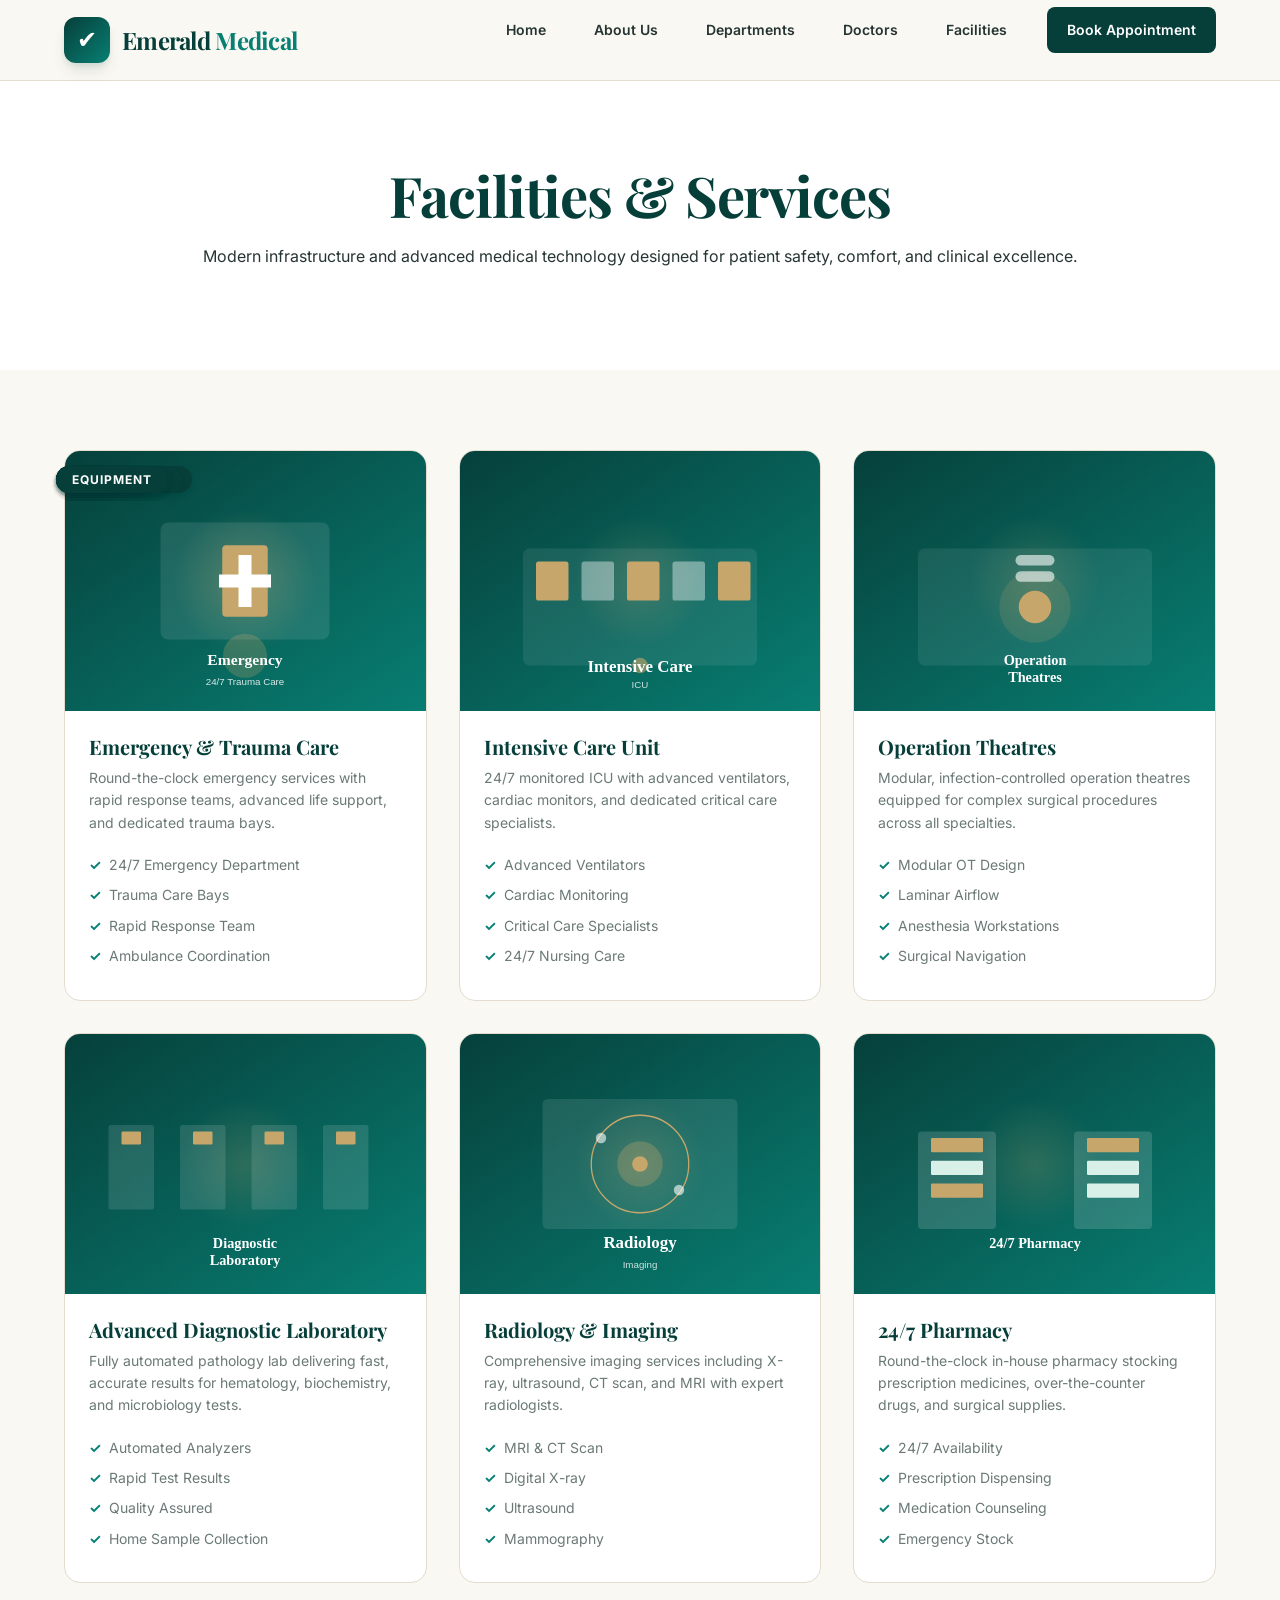
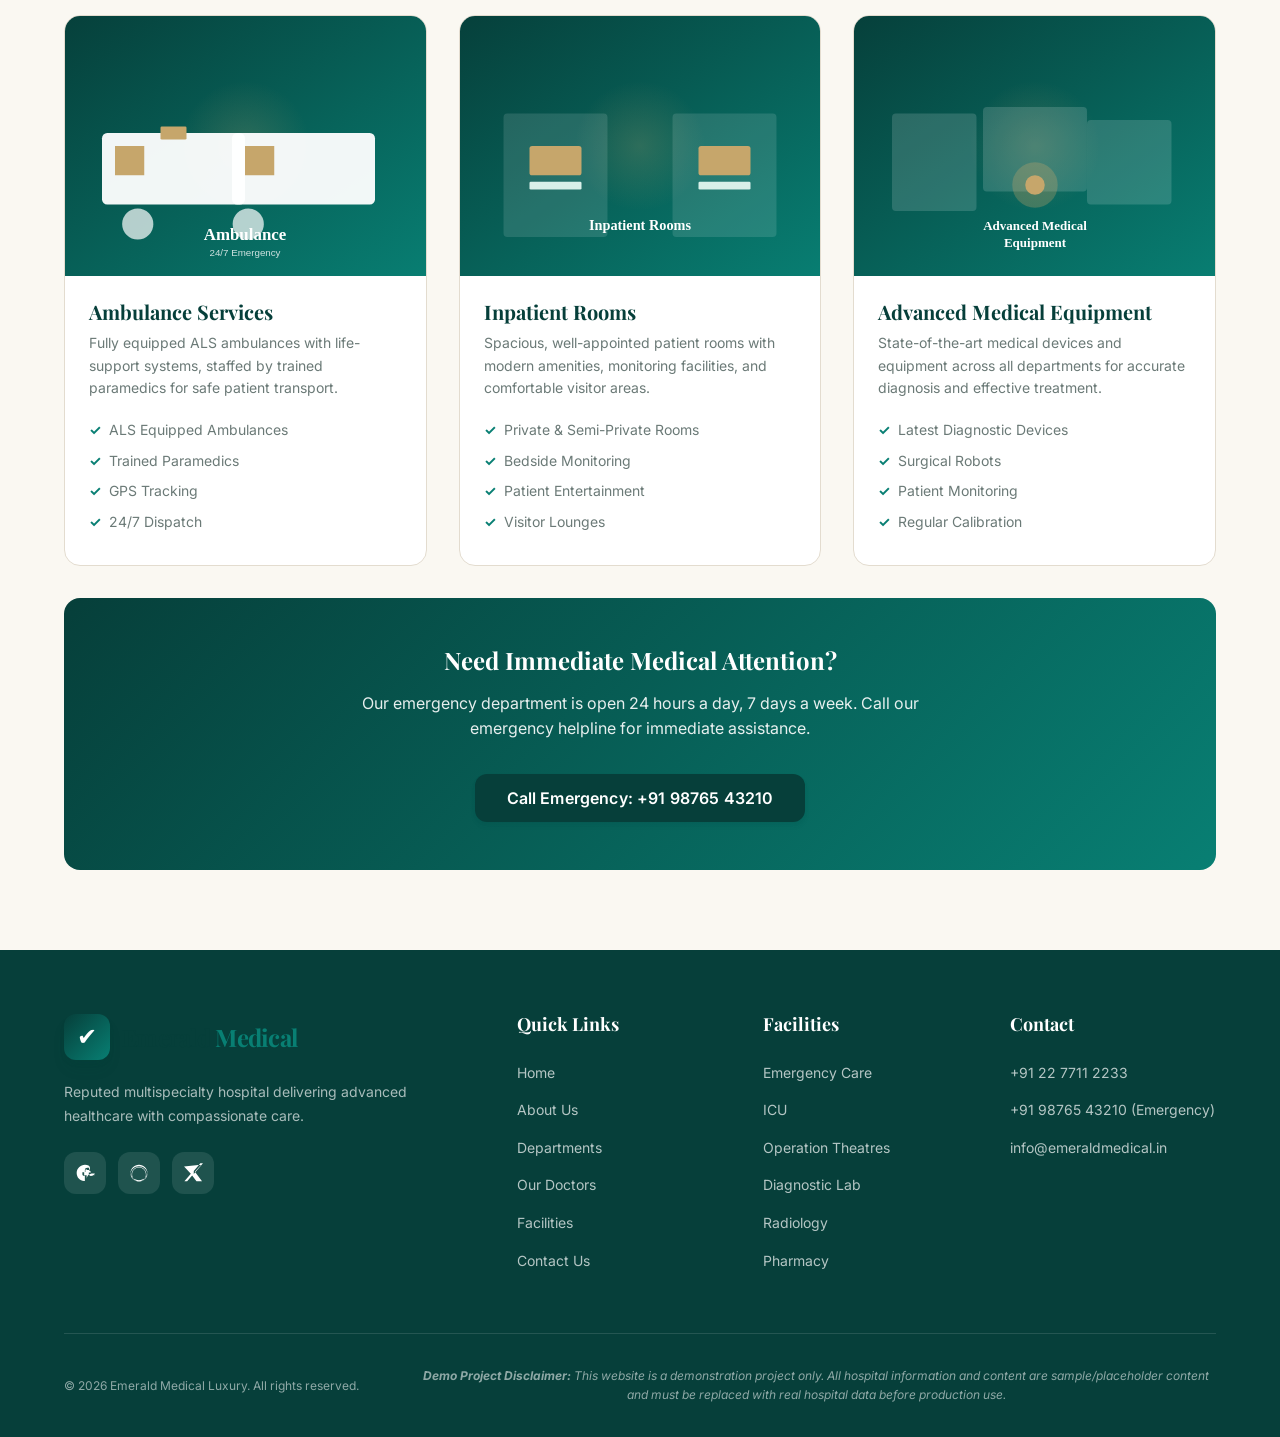
<file: facilities.html>
<!DOCTYPE html>
<html lang="en">
<head>
  <meta charset="UTF-8" />
  <meta name="viewport" content="width=device-width, initial-scale=1.0" />
  <title>Facilities &amp; Services | Emerald Medical Luxury</title>
  <meta name="description" content="Explore the modern facilities and services at Emerald Medical Luxury — emergency care, ICU, operation theatres, diagnostics, radiology, pharmacy, ambulance, and more." />
  <meta name="keywords" content="hospital facilities, ICU, operation theatre, diagnostic lab, radiology, ambulance services, multispecialty hospital" />
  <meta name="robots" content="index, follow" />
  <link rel="preconnect" href="https://fonts.googleapis.com" />
  <link rel="preconnect" href="https://fonts.gstatic.com" crossorigin />
  <link href="https://fonts.googleapis.com/css2?family=Inter:wght@400;500;600;700&family=Playfair+Display:wght@600;700&display=swap" rel="stylesheet" />
  <link rel="stylesheet" href="styles.css" />
  <link rel="icon" type="image/svg+xml" href="data:image/svg+xml,%3Csvg xmlns='http://www.w3.org/2000/svg' viewBox='0 0 32 32'%3E%3Crect width='32' height='32' rx='8' fill='%23063F3A'/%3E%3Cpath d='M16 8l4 4 8-8H8z' fill='%23C6A66B'/%3E%3C/svg%3E" />
</head>
<body>

  <!-- ======================== NAVIGATION ======================== -->
  <header class="header" id="mainHeader">
    <div class="container">
      <a href="index.html" class="logo" aria-label="Emerald Medical Luxury — Home">
        <div class="logo-mark" aria-hidden="true">&#10004;</div>
        <div class="logo-text">Emerald <span>Medical</span></div>
      </a>
      <nav>
        <ul class="nav-menu" id="navMenu">
          <li><a href="index.html" class="nav-link">Home</a></li>
          <li><a href="about.html" class="nav-link">About Us</a></li>
          <li><a href="departments.html" class="nav-link">Departments</a></li>
          <li><a href="doctors.html" class="nav-link">Doctors</a></li>
          <li><a href="facilities.html" class="nav-link" aria-current="page">Facilities</a></li>
          <li><a href="contact.html" class="nav-link nav-link--book">Book Appointment</a></li>
        </ul>
      </nav>
      <button class="mobile-menu-btn" id="mobileMenuBtn" aria-label="Open menu" aria-expanded="false">
        <span></span><span></span><span></span>
      </button>
    </div>
  </header>

  <div class="mobile-overlay" id="mobileOverlay"></div>
  <nav class="mobile-nav" id="mobileNav">
    <button class="mobile-nav__close" id="mobileNavClose" aria-label="Close menu">&times;</button>
    <ul class="mobile-nav__list">
      <li class="mobile-nav__item"><a href="index.html" class="mobile-nav__link">Home</a></li>
      <li class="mobile-nav__item"><a href="about.html" class="mobile-nav__link">About Us</a></li>
      <li class="mobile-nav__item"><a href="departments.html" class="mobile-nav__link">Departments</a></li>
      <li class="mobile-nav__item"><a href="doctors.html" class="mobile-nav__link">Doctors</a></li>
      <li class="mobile-nav__item"><a href="facilities.html" class="mobile-nav__link">Facilities</a></li>
      <li class="mobile-nav__item"><a href="contact.html" class="mobile-nav__link">Contact</a></li>
      <li class="mobile-nav__item"><a href="contact.html" class="mobile-nav__book">Book Appointment</a></li>
    </ul>
  </nav>

  <!-- ======================== FACILITIES HERO ======================== -->
  <section class="facilities-hero">
    <div class="container">
      <h1>Facilities &amp; Services</h1>
      <p>Modern infrastructure and advanced medical technology designed for patient safety, comfort, and clinical excellence.</p>
    </div>
  </section>

  <!-- ======================== FACILITIES GRID ======================== -->
  <section class="section">
    <div class="container">
      <div class="facilities-grid">
        <!-- Emergency -->
        <article class="facility-card fade-in">
          <div class="facility-card__media">
            <img src="assets/images/emergency.svg" alt="Emergency and trauma care" loading="lazy" width="600" height="400" />
            <span class="card__badge">24/7</span>
          </div>
          <div class="facility-card__body">
            <h3>Emergency &amp; Trauma Care</h3>
            <p>Round-the-clock emergency services with rapid response teams, advanced life support, and dedicated trauma bays.</p>
            <ul class="equipment-list">
              <li>24/7 Emergency Department</li>
              <li>Trauma Care Bays</li>
              <li>Rapid Response Team</li>
              <li>Ambulance Coordination</li>
            </ul>
          </div>
        </article>
        <!-- ICU -->
        <article class="facility-card fade-in">
          <div class="facility-card__media">
            <img src="assets/images/icu.svg" alt="Intensive care unit" loading="lazy" width="600" height="400" />
            <span class="card__badge">Critical Care</span>
          </div>
          <div class="facility-card__body">
            <h3>Intensive Care Unit</h3>
            <p>24/7 monitored ICU with advanced ventilators, cardiac monitors, and dedicated critical care specialists.</p>
            <ul class="equipment-list">
              <li>Advanced Ventilators</li>
              <li>Cardiac Monitoring</li>
              <li>Critical Care Specialists</li>
              <li>24/7 Nursing Care</li>
            </ul>
          </div>
        </article>
        <!-- Operation Theatres -->
        <article class="facility-card fade-in">
          <div class="facility-card__media">
            <img src="assets/images/operation-theatre.svg" alt="Operation theatres" loading="lazy" width="600" height="400" />
            <span class="card__badge">Surgery</span>
          </div>
          <div class="facility-card__body">
            <h3>Operation Theatres</h3>
            <p>Modular, infection-controlled operation theatres equipped for complex surgical procedures across all specialties.</p>
            <ul class="equipment-list">
              <li>Modular OT Design</li>
              <li>Laminar Airflow</li>
              <li>Anesthesia Workstations</li>
              <li>Surgical Navigation</li>
            </ul>
          </div>
        </article>
        <!-- Diagnostic Laboratory -->
        <article class="facility-card fade-in">
          <div class="facility-card__media">
            <img src="assets/images/diagnostic-lab.svg" alt="Diagnostic laboratory" loading="lazy" width="600" height="400" />
            <span class="card__badge">Diagnostics</span>
          </div>
          <div class="facility-card__body">
            <h3>Advanced Diagnostic Laboratory</h3>
            <p>Fully automated pathology lab delivering fast, accurate results for hematology, biochemistry, and microbiology tests.</p>
            <ul class="equipment-list">
              <li>Automated Analyzers</li>
              <li>Rapid Test Results</li>
              <li>Quality Assured</li>
              <li>Home Sample Collection</li>
            </ul>
          </div>
        </article>
        <!-- Radiology -->
        <article class="facility-card fade-in">
          <div class="facility-card__media">
            <img src="assets/images/radiology.svg" alt="Radiology and imaging" loading="lazy" width="600" height="400" />
            <span class="card__badge">Imaging</span>
          </div>
          <div class="facility-card__body">
            <h3>Radiology &amp; Imaging</h3>
            <p>Comprehensive imaging services including X-ray, ultrasound, CT scan, and MRI with expert radiologists.</p>
            <ul class="equipment-list">
              <li>MRI &amp; CT Scan</li>
              <li>Digital X-ray</li>
              <li>Ultrasound</li>
              <li>Mammography</li>
            </ul>
          </div>
        </article>
        <!-- Pharmacy -->
        <article class="facility-card fade-in">
          <div class="facility-card__media">
            <img src="assets/images/pharmacy.svg" alt="24/7 pharmacy" loading="lazy" width="600" height="400" />
            <span class="card__badge">Pharmacy</span>
          </div>
          <div class="facility-card__body">
            <h3>24/7 Pharmacy</h3>
            <p>Round-the-clock in-house pharmacy stocking prescription medicines, over-the-counter drugs, and surgical supplies.</p>
            <ul class="equipment-list">
              <li>24/7 Availability</li>
              <li>Prescription Dispensing</li>
              <li>Medication Counseling</li>
              <li>Emergency Stock</li>
            </ul>
          </div>
        </article>
        <!-- Ambulance -->
        <article class="facility-card fade-in">
          <div class="facility-card__media">
            <img src="assets/images/ambulance.svg" alt="Ambulance services" loading="lazy" width="600" height="400" />
            <span class="card__badge">Transport</span>
          </div>
          <div class="facility-card__body">
            <h3>Ambulance Services</h3>
            <p>Fully equipped ALS ambulances with life-support systems, staffed by trained paramedics for safe patient transport.</p>
            <ul class="equipment-list">
              <li>ALS Equipped Ambulances</li>
              <li>Trained Paramedics</li>
              <li>GPS Tracking</li>
              <li>24/7 Dispatch</li>
            </ul>
          </div>
        </article>
        <!-- Inpatient Rooms -->
        <article class="facility-card fade-in">
          <div class="facility-card__media">
            <img src="assets/images/inpatient-rooms.svg" alt="Inpatient rooms" loading="lazy" width="600" height="400" />
            <span class="card__badge">Comfort</span>
          </div>
          <div class="facility-card__body">
            <h3>Inpatient Rooms</h3>
            <p>Spacious, well-appointed patient rooms with modern amenities, monitoring facilities, and comfortable visitor areas.</p>
            <ul class="equipment-list">
              <li>Private &amp; Semi-Private Rooms</li>
              <li>Bedside Monitoring</li>
              <li>Patient Entertainment</li>
              <li>Visitor Lounges</li>
            </ul>
          </div>
        </article>
        <!-- Equipment -->
        <article class="facility-card fade-in">
          <div class="facility-card__media">
            <img src="assets/images/medical-equipment.svg" alt="Advanced medical equipment" loading="lazy" width="600" height="400" />
            <span class="card__badge">Equipment</span>
          </div>
          <div class="facility-card__body">
            <h3>Advanced Medical Equipment</h3>
            <p>State-of-the-art medical devices and equipment across all departments for accurate diagnosis and effective treatment.</p>
            <ul class="equipment-list">
              <li>Latest Diagnostic Devices</li>
              <li>Surgical Robots</li>
              <li>Patient Monitoring</li>
              <li>Regular Calibration</li>
            </ul>
          </div>
        </article>
      </div>

      <div class="cta-box fade-in">
        <h3>Need Immediate Medical Attention?</h3>
        <p>Our emergency department is open 24 hours a day, 7 days a week. Call our emergency helpline for immediate assistance.</p>
        <a href="tel:+919876543210" class="btn btn--primary" style="color:#fff;">Call Emergency: +91 98765 43210</a>
      </div>
    </div>
  </section>

  <!-- ======================== FOOTER ======================== -->
  <footer>
    <div class="container">
      <div class="footer-grid">
        <div class="footer__brand">
          <a href="index.html" class="logo" aria-label="Emerald Medical Luxury">
            <div class="logo-mark" aria-hidden="true">&#10004;</div>
            <div class="logo-text">Emerald <span>Medical</span></div>
          </a>
          <p>Reputed multispecialty hospital delivering advanced healthcare with compassionate care.</p>
          <div class="footer-social">
            <a href="#" aria-label="Facebook"><svg viewBox="0 0 24 24" width="20" height="20" fill="currentColor"><path d="M12 2.04C6.5 2.04 2 6.53 2 12.06c0 5.22 3.88 9.56 8.85 9.56q.49 0 .98-.03V15.35q-.49.03-.98.03c-1.52 0-1.99-.92-1.99-1.87v-2.5h2.98v-2.36c0-2.17 1.4-2.93 2.77-2.93 1.25 0 2.21.09 2.21.09v2.46H14l-.01 2.49h-2.98v4.01h2.98V19.6c0-.03.01-.05.01-.08 0-4.32 3.03-6.97 7.32-6.97 1.37 0 2.58.23 2.58.23v2.77h2.01c1.34 0 2.56-.59 2.56-1.6 0-1.25-1.26-2.16-2.62-2.16-1.08 0-1.79.6-2.08 1.04-1.12 1.67-3.06 2.7-4.56 2.7-1.76 0-2.62-.97-2.62-2.24v-1.92l2.33-.01c-.02-1.38-.7-2.37-1.88-2.37-1.37 0-2.31.72-2.57 1.14v-2.4h-2.01V12.06C22 6.53 17.5 2.04 12 2.04"/></svg></a>
            <a href="#" aria-label="Instagram"><svg viewBox="0 0 24 24" width="20" height="20" fill="currentColor"><path d="M12 2.16C6.34 2.16 1.82 6.68 1.82 12.34c0 5.66 4.52 10.18 10.18 10.18 5.66 0 10.18-4.52 10.18-10.18C22.18 6.68 17.66 2.16 12 2.16zm0 1.82C17.62 3.98 22 8.36 22 12.34c0 3.98-4.38 8.36-10 8.36-5.62 0-10-4.38-10-8.36 0-3.98 4.38-8.36 10-8.36m0 18.64c-4.9 0-8.86-3.96-8.86-8.86 0-4.9 3.96-8.86 8.86-8.86s8.86 3.96 8.86 8.86c0 4.9-3.96 8.86-8.86 8.86m0-17.1c-4.57 0-8.28 3.71-8.28 8.28 0 4.57 3.71 8.28 8.28 8.28s8.28-3.71 8.28-8.28c0-4.57-3.71-8.28-8.28-8.28z"/></svg></a>
            <a href="#" aria-label="Twitter"><svg viewBox="0 0 24 24" width="20" height="20" fill="currentColor"><path d="M18.244 2.25h3.308l-7.227 8.26 8.502 11.24H16.17l-5.214-6.817L4.99 21.75H1.68l7.73-8.835L1.25 4.24zM12.93 13.32l11.04-13.12h-3.15l-7.89 9.26z"/></svg></a>
          </div>
        </div>
        <div class="footer__links">
          <h4 class="footer__heading">Quick Links</h4>
          <ul class="footer-links">
            <li><a href="index.html">Home</a></li>
            <li><a href="about.html">About Us</a></li>
            <li><a href="departments.html">Departments</a></li>
            <li><a href="doctors.html">Our Doctors</a></li>
            <li><a href="facilities.html">Facilities</a></li>
            <li><a href="contact.html">Contact Us</a></li>
          </ul>
        </div>
        <div class="footer__links">
          <h4 class="footer__heading">Facilities</h4>
          <ul class="footer-links">
            <li><a href="facilities.html">Emergency Care</a></li>
            <li><a href="facilities.html">ICU</a></li>
            <li><a href="facilities.html">Operation Theatres</a></li>
            <li><a href="facilities.html">Diagnostic Lab</a></li>
            <li><a href="facilities.html">Radiology</a></li>
            <li><a href="facilities.html">Pharmacy</a></li>
          </ul>
        </div>
        <div class="footer__links">
          <h4 class="footer__heading">Contact</h4>
          <ul class="footer-links">
            <li><a href="tel:+912277112233">+91 22 7711 2233</a></li>
            <li><a href="tel:+919876543210">+91 98765 43210 (Emergency)</a></li>
            <li><a href="mailto:info@emeraldmedical.in">info@emeraldmedical.in</a></li>
          </ul>
        </div>
      </div>
      <div class="footer-bottom">
        <p>&copy; <span id="currentYear">2026</span> Emerald Medical Luxury. All rights reserved.</p>
        <p class="disclaimer"><strong>Demo Project Disclaimer:</strong> This website is a demonstration project only. All hospital information and content are sample/placeholder content and must be replaced with real hospital data before production use.</p>
      </div>
    </div>
  </footer>

  <script src="app.js"></script>
</body>
</html>
</file>
<file: styles.css>
/*
 * ============================================================================
 * EMERALD MEDICAL LUXURY — Premium Design System v2.0
 * Brand: Emerald Medical Luxury | Multispecialty Hospital
 * ============================================================================
 */

:root {
  /* Brand colors */
  --color-primary: #063F3A;
  --color-primary-rgb: 6, 63, 58;
  --color-secondary: #087F73;
  --color-secondary-rgb: 8, 127, 115;
  --color-mint: #D9F0E9;
  --color-background: #FAF8F2;
  --color-accent: #C6A66B;
  --color-accent-rgb: 198, 166, 107;
  --color-text: #263533;
  --color-text-rgb: 38, 53, 51;
  --color-white: #FFFFFF;

  /* Semantic */
  --color-text-muted: #6B7A77;
  --color-border: #E3DCCF;
  --color-shadow: rgba(6, 63, 58, 0.08);
  --color-shadow-md: rgba(6, 63, 58, 0.12);
  --color-shadow-lg: rgba(6, 63, 58, 0.16);
  --color-success: #2E8B57;
  --color-error: #B3402E;

  /* Typography */
  --font-primary: 'Inter', -apple-system, BlinkMacSystemFont, 'Segoe UI', Roboto, 'Helvetica Neue', Arial, sans-serif;
  --font-display: 'Playfair Display', Georgia, 'Times New Roman', serif;

  /* Font sizes */
  --font-size-xs: 0.75rem;
  --font-size-sm: 0.875rem;
  --font-size-base: 1rem;
  --font-size-lg: 1.125rem;
  --font-size-xl: 1.25rem;
  --font-size-2xl: 1.5rem;
  --font-size-3xl: 1.875rem;
  --font-size-4xl: 2.5rem;
  --font-size-5xl: 3.5rem;
  --font-size-6xl: 4.5rem;

  /* Line heights */
  --line-height-tight: 1.2;
  --line-height-normal: 1.6;
  --line-height-relaxed: 1.8;

  /* Spacing */
  --space-1: 0.25rem;
  --space-2: 0.5rem;
  --space-3: 0.75rem;
  --space-4: 1rem;
  --space-5: 1.25rem;
  --space-6: 1.5rem;
  --space-8: 2rem;
  --space-10: 2.5rem;
  --space-12: 3rem;
  --space-16: 4rem;
  --space-20: 5rem;
  --space-24: 6rem;

  /* Borders & radius */
  --radius-sm: 0.375rem;
  --radius-md: 0.5rem;
  --radius-lg: 0.75rem;
  --radius-xl: 1rem;
  --radius-full: 9999px;

  /* Transitions */
  --transition-fast: 150ms cubic-bezier(0.4, 0, 0.2, 1);
  --transition-base: 300ms cubic-bezier(0.4, 0, 0.2, 1);
  --transition-slow: 500ms cubic-bezier(0.4, 0, 0.2, 1);

  /* Shadows */
  --shadow-sm: 0 1px 2px 0 var(--color-shadow);
  --shadow-md: 0 4px 6px -1px var(--color-shadow), 0 2px 4px -1px var(--color-shadow);
  --shadow-lg: 0 10px 15px -3px var(--color-shadow-md), 0 4px 6px -2px var(--color-shadow-md);
  --shadow-xl: 0 20px 25px -5px var(--color-shadow-lg), 0 8px 10px -6px var(--color-shadow-lg);
  --shadow-glow: 0 0 30px rgba(8, 127, 115, 0.15);

  /* Container */
  --container-max: 1200px;
  --container-padding: 1.5rem;

  /* Z-index */
  --z-dropdown: 100;
  --z-sticky: 200;
  --z-modal: 1000;
  --z-tooltip: 1100;
}

/* ============================================================================
   RESET & BASE
   ============================================================================ */
*,
*::before,
*::after {
  box-sizing: border-box;
  margin: 0;
  padding: 0;
}

html {
  scroll-behavior: smooth;
  font-size: 16px;
}

body {
  font-family: var(--font-primary);
  font-size: var(--font-size-base);
  line-height: var(--line-height-normal);
  color: var(--color-text);
  background-color: var(--color-background);
  -webkit-font-smoothing: antialiased;
  -moz-osx-font-smoothing: grayscale;
  overflow-x: hidden;
}

h1, h2, h3, h4, h5, h6 {
  font-family: var(--font-display);
  font-weight: 700;
  line-height: var(--line-height-tight);
  color: var(--color-primary);
  margin-bottom: var(--space-4);
}

h1 { font-size: var(--font-size-5xl); letter-spacing: -0.02em; }
h2 { font-size: var(--font-size-4xl); letter-spacing: -0.02em; }
h3 { font-size: var(--font-size-2xl); }
h4 { font-size: var(--font-size-xl); }
h5 { font-size: var(--font-size-lg); }
h6 { font-size: var(--font-size-base); }

p {
  margin-bottom: var(--space-5);
  color: var(--color-text);
}

a {
  color: var(--color-primary);
  text-decoration: none;
  transition: color var(--transition-fast);
}

a:hover { color: var(--color-secondary); }

ul, ol {
  margin-bottom: var(--space-5);
  padding-left: var(--space-6);
}

ul li, ol li {
  margin-bottom: var(--space-2);
  color: var(--color-text);
}

img {
  display: block;
  max-width: 100%;
  height: auto;
  transition: transform var(--transition-base);
}

.section {
  padding: var(--space-20) 0;
  position: relative;
}

.section--sm { padding: var(--space-12) 0; }
.section--bg { background-color: var(--color-white); }

.container {
  max-width: var(--container-max);
  margin: 0 auto;
  padding: 0 var(--container-padding);
  position: relative;
}

.section-header {
  text-align: center;
  margin-bottom: var(--space-16);
  max-width: 720px;
  margin-left: auto;
  margin-right: auto;
}

.section-header .eyebrow {
  display: inline-block;
  font-size: var(--font-size-sm);
  font-weight: 600;
  letter-spacing: 0.15em;
  text-transform: uppercase;
  color: var(--color-secondary);
  margin-bottom: var(--space-4);
}

.section-header h2 {
  font-size: var(--font-size-4xl);
  margin-bottom: var(--space-6);
}

.section-header p {
  font-size: var(--font-size-lg);
  color: var(--color-text-muted);
  margin-bottom: 0;
}

.section-header::after {
  content: '';
  display: block;
  width: 60px;
  height: 3px;
  background: var(--color-accent);
  margin: var(--space-5) auto 0;
  border-radius: 2px;
}

/* ============================================================================
   BUTTONS
   ============================================================================ */
.btn {
  display: inline-flex;
  align-items: center;
  justify-content: center;
  gap: var(--space-2);
  padding: var(--space-4) var(--space-8);
  font-family: var(--font-primary);
  font-size: var(--font-size-base);
  font-weight: 600;
  letter-spacing: 0.01em;
  line-height: 1;
  border: none;
  border-radius: var(--radius-lg);
  cursor: pointer;
  transition: all var(--transition-base);
  text-decoration: none;
}

.btn--primary {
  background-color: var(--color-primary);
  color: var(--color-white);
  box-shadow: var(--shadow-md);
}

.btn--primary:hover {
  background-color: var(--color-secondary);
  color: var(--color-white);
  transform: translateY(-2px);
  box-shadow: var(--shadow-lg);
}

.btn--primary:active { transform: translateY(0); box-shadow: var(--shadow-md); }

.btn--secondary {
  background-color: transparent;
  color: var(--color-primary);
  border: 2px solid var(--color-primary);
}

.btn--secondary:hover {
  background-color: var(--color-primary);
  color: var(--color-white);
}

.btn--outline {
  background-color: transparent;
  color: var(--color-text);
  border: 2px solid var(--color-border);
}

.btn--outline:hover {
  border-color: var(--color-primary);
  color: var(--color-primary);
}

.btn--ghost {
  background-color: transparent;
  color: var(--color-secondary);
  border: none;
  padding: var(--space-3) var(--space-6);
  font-weight: 600;
}

.btn--ghost:hover {
  color: var(--color-primary);
  background-color: var(--color-mint);
}

.btn--icon { padding: var(--space-3); }

.btn--full { width: 100%; }

.btn svg {
  width: 1.25rem;
  height: 1.25rem;
  fill: currentColor;
}

.btn--hero-primary {
  background-color: var(--color-accent);
  color: var(--color-primary);
  box-shadow: 0 10px 25px rgba(198, 166, 107, 0.35);
  font-weight: 700;
}

.btn--hero-primary:hover {
  background-color: var(--color-white);
  color: var(--color-primary);
  transform: translateY(-2px);
  box-shadow: 0 14px 30px rgba(0, 0, 0, 0.25);
}

.btn--hero-outline {
  background-color: rgba(255, 255, 255, 0.08);
  color: var(--color-white);
  border: 2px solid rgba(255, 255, 255, 0.6);
  backdrop-filter: blur(4px);
}

.btn--hero-outline:hover {
  background-color: var(--color-white);
  color: var(--color-primary);
  border-color: var(--color-white);
  transform: translateY(-2px);
}

/* Floating action button (mobile) */
.btn-fab {
  position: fixed;
  bottom: var(--space-6);
  right: var(--space-6);
  width: 56px;
  height: 56px;
  border-radius: var(--radius-full);
  background: var(--color-primary);
  color: var(--color-white);
  border: none;
  box-shadow: var(--shadow-xl);
  cursor: pointer;
  z-index: var(--z-modal);
  display: none;
  align-items: center;
  justify-content: center;
  transition: all var(--transition-base);
}

.btn-fab:hover {
  background: var(--color-secondary);
  transform: scale(1.05);
}

.btn-fab svg { width: 1.5rem; height: 1.5rem; fill: currentColor; }

@media (max-width: 768px) {
  .btn-fab { display: flex; }
}

/* ============================================================================
   PREMIUM NAVIGATION BAR
   ============================================================================ */
.header {
  position: sticky;
  top: 0;
  z-index: var(--z-sticky);
  background-color: rgba(250, 248, 242, 0.97);
  backdrop-filter: blur(16px);
  -webkit-backdrop-filter: blur(16px);
  border-bottom: 1px solid var(--color-border);
  transition: all var(--transition-base);
}

.header--scrolled {
  box-shadow: var(--shadow-md);
  background-color: rgba(250, 248, 242, 0.98);
}

.header .container {
  display: flex;
  align-items: center;
  justify-content: space-between;
  height: 80px;
}

.logo {
  display: flex;
  align-items: center;
  gap: var(--space-3);
  z-index: var(--z-dropdown);
}

.logo-mark {
  width: 46px;
  height: 46px;
  border-radius: var(--radius-lg);
  background: linear-gradient(135deg, var(--color-primary), var(--color-secondary));
  display: flex;
  align-items: center;
  justify-content: center;
  color: var(--color-white);
  font-size: 1.5rem;
  box-shadow: var(--shadow-lg);
}

.logo-text {
  font-family: var(--font-display);
  font-size: 1.5rem;
  font-weight: 700;
  color: var(--color-primary);
  letter-spacing: -0.03em;
}

.logo-text span { color: var(--color-secondary); }

.nav-menu {
  display: flex;
  align-items: center;
  gap: var(--space-2);
  list-style: none;
}

.nav-menu li { margin: 0; }

.nav-link {
  display: block;
  padding: var(--space-3) var(--space-5);
  font-size: var(--font-size-sm);
  font-weight: 600;
  color: var(--color-text);
  border-radius: var(--radius-md);
  transition: all var(--transition-fast);
  white-space: nowrap;
}

.nav-link:hover, .nav-link:focus-visible {
  color: var(--color-secondary);
  background-color: var(--color-mint);
}

.nav-link--book {
  background-color: var(--color-primary);
  color: var(--color-white);
  margin-left: var(--space-3);
}

.nav-link--book:hover {
  background-color: var(--color-secondary);
  color: var(--color-white);
}

/* Mobile menu toggle */
.mobile-menu-btn {
  display: none;
  flex-direction: column;
  gap: 6px;
  background: none;
  border: none;
  cursor: pointer;
  padding: var(--space-2);
  z-index: var(--z-dropdown);
}

.mobile-menu-btn span {
  display: block;
  width: 24px;
  height: 2px;
  background-color: var(--color-text);
  border-radius: 2px;
  transition: all var(--transition-fast);
}

/* Mobile navigation overlay */
.mobile-nav {
  position: fixed;
  top: 0;
  left: 0;
  width: 100%;
  height: 100vh;
  background-color: var(--color-primary);
  z-index: var(--z-modal);
  transform: translateX(100%);
  transition: transform var(--transition-slow);
  display: flex;
  flex-direction: column;
  padding: 120px var(--space-8) var(--space-8);
  overflow-y: auto;
}

.mobile-nav--open { transform: translateX(0); }

.mobile-nav__close {
  position: absolute;
  top: var(--space-6);
  right: var(--space-6);
  background: none;
  border: none;
  font-size: 2rem;
  color: var(--color-white);
  cursor: pointer;
  line-height: 1;
}

.mobile-nav__list { list-style: none; margin-top: var(--space-8); }

.mobile-nav__item { margin-bottom: var(--space-4); }

.mobile-nav__link {
  display: block;
  padding: var(--space-4) var(--space-6);
  font-family: var(--font-display);
  font-size: 1.5rem;
  font-weight: 700;
  color: var(--color-white);
  border-bottom: 1px solid rgba(255,255,255,0.08);
  transition: all var(--transition-fast);
}

.mobile-nav__link:hover {
  color: var(--color-accent);
  padding-left: var(--space-8);
}

.mobile-nav__book {
  margin-top: var(--space-8);
  padding: var(--space-4) var(--space-6);
  background-color: var(--color-accent);
  color: var(--color-primary);
  border-radius: var(--radius-lg);
  font-weight: 700;
  text-align: center;
  transition: all var(--transition-fast);
}

.mobile-nav__book:hover {
  background-color: var(--color-white);
}

.mobile-overlay {
  position: fixed;
  top: 0;
  left: 0;
  width: 100%;
  height: 100vh;
  background: rgba(6, 63, 58, 0.6);
  z-index: var(--z-modal) - 1;
  opacity: 0;
  visibility: hidden;
  transition: all var(--transition-base);
  backdrop-filter: blur(4px);
}

.mobile-overlay--open { opacity: 1; visibility: visible; }

/* ============================================================================
   HERO SECTION (Premium Editorial Design)
   ============================================================================ */
.hero {
  position: relative;
  padding: var(--space-24) 0 var(--space-20);
  overflow: hidden;
}

.hero__bg {
  position: absolute;
  top: 0;
  left: 0;
  width: 100%;
  height: 100%;
  z-index: 0;
}

.hero__bg img {
  width: 100%;
  height: 100%;
  object-fit: cover;
}

.hero__overlay {
  position: absolute;
  top: 0;
  left: 0;
  width: 100%;
  height: 100%;
  background: linear-gradient(
    180deg,
    rgba(6, 63, 58, 0.6) 0%,
    rgba(6, 63, 58, 0.4) 40%,
    rgba(6, 63, 58, 0.85) 100%
  );
  z-index: 1;
}

.hero__content {
  position: relative;
  z-index: 2;
  max-width: 800px;
  margin: 0 auto;
  text-align: center;
  padding: 0 var(--container-padding);
}

.hero__eyebrow {
  display: inline-block;
  font-size: var(--font-size-sm);
  font-weight: 700;
  letter-spacing: 0.2em;
  text-transform: uppercase;
  color: var(--color-accent);
  margin-bottom: var(--space-6);
  padding: var(--space-2) var(--space-6);
  background: rgba(198, 166, 107, 0.15);
  border-radius: var(--radius-full);
  border: 1px solid rgba(198, 166, 107, 0.3);
}

.hero h1 {
  font-size: clamp(2.5rem, 5vw, 4.5rem);
  color: var(--color-white);
  margin-bottom: var(--space-6);
  line-height: 1.15;
}

.hero__subtitle {
  font-size: var(--font-size-xl);
  color: rgba(255, 255, 255, 0.9);
  margin-bottom: var(--space-10);
  line-height: 1.6;
  max-width: 640px;
  margin-left: auto;
  margin-right: auto;
}

.hero__cta {
  display: flex;
  flex-direction: column;
  gap: var(--space-4);
  align-items: center;
}

@media (min-width: 768px) {
  .hero__cta { flex-direction: row; justify-content: center; }
}

.hero__scroll {
  position: absolute;
  bottom: var(--space-8);
  left: 50%;
  transform: translateX(-50%);
  z-index: 2;
  display: flex;
  flex-direction: column;
  align-items: center;
  gap: var(--space-2);
  color: var(--color-white);
  font-size: var(--font-size-xs);
  text-transform: uppercase;
  letter-spacing: 0.1em;
  font-weight: 600;
  animation: bounce 2s infinite;
}

.hero__scroll-line {
  width: 1px;
  height: 40px;
  background: linear-gradient(to bottom, transparent, var(--color-accent));
}

@keyframes bounce {
  0%, 20%, 50%, 80%, 100% { transform: translateX(-50%) translateY(0); }
  40% { transform: translateX(-50%) translateY(-10px); }
  60% { transform: translateX(-50%) translateY(-5px); }
}

/* ============================================================================
   STATS / COUNTERS
   ============================================================================ */
.stats {
  padding: var(--space-12) 0;
  background-color: var(--color-primary);
  color: var(--color-white);
  position: relative;
  overflow: hidden;
}

.stats::before {
  content: '';
  position: absolute;
  top: 0;
  left: 0;
  right: 0;
  bottom: 0;
  background-image: radial-gradient(circle at 50% 50%, rgba(198,166,107,0.08) 0%, transparent 60%);
  pointer-events: none;
}

.stats__grid {
  display: grid;
  grid-template-columns: repeat(auto-fit, minmax(200px, 1fr));
  gap: var(--space-8);
  position: relative;
  z-index: 1;
}

.stat-card {
  text-align: center;
  padding: var(--space-8) var(--space-4);
  border-left: 3px solid var(--color-accent);
}

.stat-card__number {
  font-family: var(--font-display);
  font-size: var(--font-size-5xl);
  font-weight: 700;
  color: var(--color-white);
  line-height: 1.1;
  margin-bottom: var(--space-2);
}

.stat-card__label {
  font-size: var(--font-size-sm);
  font-weight: 600;
  letter-spacing: 0.05em;
  text-transform: uppercase;
  color: var(--color-mint);
}

/* ============================================================================
   CARDS
   ============================================================================ */
.card {
  background: var(--color-white);
  border-radius: var(--radius-xl);
  overflow: hidden;
  border: 1px solid var(--color-border);
  transition: all var(--transition-base);
}

.card:hover {
  transform: translateY(-6px);
  box-shadow: var(--shadow-xl);
  border-color: transparent;
}

.card__media {
  position: relative;
  height: 260px;
  overflow: hidden;
}

.card__media img {
  width: 100%;
  height: 100%;
  object-fit: cover;
}

.card__badge {
  position: absolute;
  top: var(--space-4);
  left: var(--space-4);
  font-size: var(--font-size-xs);
  font-weight: 700;
  text-transform: uppercase;
  letter-spacing: 0.08em;
  color: var(--color-white);
  background: var(--color-primary);
  padding: var(--space-1) var(--space-4);
  border-radius: var(--radius-full);
  box-shadow: var(--shadow-md);
}

.card__body {
  padding: var(--space-6);
}

.card__body h3 {
  margin-bottom: var(--space-2);
  font-size: var(--font-size-xl);
}

.card__body p {
  color: var(--color-text-muted);
  font-size: var(--font-size-sm);
  margin-bottom: var(--space-5);
  line-height: 1.6;
}

.card__footer {
  padding: 0 var(--space-6) var(--space-6);
  border-top: 1px solid var(--color-border);
}

.card__tag {
  display: inline-block;
  font-size: var(--font-size-xs);
  font-weight: 600;
  color: var(--color-secondary);
  background: var(--color-mint);
  padding: var(--space-1) var(--space-3);
  border-radius: var(--radius-full);
  margin-right: var(--space-2);
  margin-bottom: var(--space-2);
}

/* ============================================================================
   GRID UTILITIES
   ============================================================================ */
.grid-2 { display: grid; grid-template-columns: 1fr; gap: var(--space-8); }
.grid-3 { display: grid; grid-template-columns: 1fr; gap: var(--space-8); }
.grid-4 { display: grid; grid-template-columns: 1fr; gap: var(--space-8); }

@media (min-width: 640px) { .grid-2 { grid-template-columns: repeat(2, 1fr); } }
@media (min-width: 900px) {
  .grid-3 { grid-template-columns: repeat(3, 1fr); }
  .grid-4 { grid-template-columns: repeat(4, 1fr); }
}

.text-center { text-align: center; }
.mb-4 { margin-bottom: var(--space-4); }
.mb-6 { margin-bottom: var(--space-6); }
.mb-8 { margin-bottom: var(--space-8); }

/* ============================================================================
   ABOUT PAGE
   ============================================================================ */
.about-hero {
  position: relative;
  padding: var(--space-24) 0 var(--space-16);
  background-color: var(--color-primary);
  color: var(--color-white);
  text-align: center;
  overflow: hidden;
}

.about-hero h1 { color: var(--color-white); margin-bottom: var(--space-4); }
.about-hero p {
  color: rgba(255,255,255,0.85);
  font-size: var(--font-size-lg);
  max-width: 640px;
  margin: 0 auto var(--space-8);
}

.intro-content {
  display: grid;
  grid-template-columns: 1fr;
  gap: var(--space-12);
  align-items: start;
}

@media (min-width: 900px) { .intro-content { grid-template-columns: 1fr 1fr; } }

.value-card, .history-item, .value-item {
  background: var(--color-white);
  padding: var(--space-8);
  border-radius: var(--radius-xl);
  border: 1px solid var(--color-border);
  transition: all var(--transition-base);
}

.value-card:hover, .history-item:hover, .value-item:hover {
  transform: translateY(-4px);
  box-shadow: var(--shadow-lg);
  border-color: var(--color-secondary);
}

.value-icon, .history-icon {
  width: 56px;
  height: 56px;
  border-radius: var(--radius-lg);
  background: var(--color-mint);
  color: var(--color-secondary);
  display: flex;
  align-items: center;
  justify-content: center;
  font-size: 1.5rem;
  margin-bottom: var(--space-4);
}

.mission-box {
  background: var(--color-primary);
  color: var(--color-white);
  padding: var(--space-12);
  border-radius: var(--radius-xl);
  position: relative;
  overflow: hidden;
}

.mission-box::before {
  content: '';
  position: absolute;
  top: -50%;
  left: -50%;
  width: 200%;
  height: 200%;
  background: radial-gradient(circle, rgba(198,166,107,0.12) 0%, transparent 70%);
  pointer-events: none;
}

.mission-box h3 { color: var(--color-white); position: relative; z-index: 1; }
.mission-box p { color: rgba(255,255,255,0.9); position: relative; z-index: 1; }

.leadership-grid {
  display: grid;
  grid-template-columns: 1fr;
  gap: var(--space-6);
}

@media (min-width: 900px) { .leadership-grid { grid-template-columns: repeat(3, 1fr); } }

.leader-card {
  background: var(--color-white);
  border-radius: var(--radius-xl);
  overflow: hidden;
  border: 1px solid var(--color-border);
  transition: all var(--transition-base);
}

.leader-card:hover {
  box-shadow: var(--shadow-lg);
  transform: translateY(-4px);
}

.leader-card__media { height: 220px; overflow: hidden; }
.leader-card__media img { width: 100%; height: 100%; object-fit: cover; }

.leader-card__body { padding: var(--space-6); text-align: center; }
.leader-card__body h3 { margin-bottom: var(--space-1); }
.leader-card__body p {
  color: var(--color-secondary);
  font-weight: 600;
  font-size: var(--font-size-sm);
  margin-bottom: var(--space-3);
}
.leader-card__body .role {
  color: var(--color-text-muted);
  font-size: var(--font-size-sm);
  margin-bottom: var(--space-4);
}

/* ============================================================================
   DEPARTMENTS PAGE
   ============================================================================ */
.dept-hero {
  background: linear-gradient(135deg, var(--color-primary) 0%, var(--color-secondary) 100%);
  color: var(--color-white);
  text-align: center;
  padding: var(--space-20) 0;
}

.dept-hero h1 { color: var(--color-white); }
.dept-hero p { color: rgba(255,255,255,0.9); max-width: 640px; margin: 0 auto var(--space-8); }

.filters {
  display: flex;
  flex-wrap: wrap;
  gap: var(--space-3);
  justify-content: center;
  margin-bottom: var(--space-10);
}

.filter-btn {
  padding: var(--space-3) var(--space-6);
  font-size: var(--font-size-sm);
  font-weight: 600;
  color: var(--color-text);
  background: var(--color-white);
  border: 2px solid var(--color-border);
  border-radius: var(--radius-full);
  cursor: pointer;
  transition: all var(--transition-fast);
}

.filter-btn:hover, .filter-btn--active {
  background: var(--color-primary);
  color: var(--color-white);
  border-color: var(--color-primary);
}

.departments-grid {
  display: grid;
  grid-template-columns: 1fr;
  gap: var(--space-8);
}

@media (min-width: 768px) { .departments-grid { grid-template-columns: repeat(2, 1fr); } }
@media (min-width: 1024px) { .departments-grid { grid-template-columns: repeat(3, 1fr); } }

.dept-card {
  background: var(--color-white);
  border-radius: var(--radius-xl);
  border: 1px solid var(--color-border);
  overflow: hidden;
  transition: all var(--transition-base);
  display: flex;
  flex-direction: column;
}

.dept-card:hover {
  transform: translateY(-6px);
  box-shadow: var(--shadow-xl);
}

.dept-card__media { height: 200px; overflow: hidden; }
.dept-card__media img { width: 100%; height: 100%; object-fit: cover; }

.dept-card__body { padding: var(--space-6); flex: 1; display: flex; flex-direction: column; }
.dept-card__body h3 { margin-bottom: var(--space-2); font-size: var(--font-size-xl); }
.dept-card__body p {
  color: var(--color-text-muted);
  font-size: var(--font-size-sm);
  margin-bottom: var(--space-5);
  flex: 1;
}

.dept-services {
  list-style: none;
  padding: 0;
  margin: 0 0 var(--space-5) 0;
}

.dept-services li {
  font-size: var(--font-size-sm);
  color: var(--color-text-muted);
  padding-left: var(--space-5);
  position: relative;
  margin-bottom: var(--space-1);
}

.dept-services li::before {
  content: '\2022';
  position: absolute;
  left: 0;
  color: var(--color-secondary);
  font-weight: 700;
}

.dept-card__footer { padding: var(--space-6); border-top: 1px solid var(--color-border); }

/* ============================================================================
   DOCTORS PAGE
   ============================================================================ */
.doctor-hero {
  background-color: var(--color-white);
  text-align: center;
  padding: var(--space-20) 0;
}

.doctor-search {
  max-width: 600px;
  margin: 0 auto var(--space-12);
  position: relative;
}

.doctor-search__wrapper { position: relative; width: 100%; }

.doctor-search input {
  width: 100%;
  padding: var(--space-5) var(--space-6) var(--space-5) 3.5rem;
  font-size: var(--font-size-base);
  border: 2px solid var(--color-border);
  border-radius: var(--radius-lg);
  background: var(--color-white);
  transition: all var(--transition-fast);
}

.doctor-search input:focus {
  outline: none;
  border-color: var(--color-secondary);
  box-shadow: 0 0 0 4px rgba(8, 127, 115, 0.15);
}

.doctor-search svg {
  position: absolute;
  left: var(--space-5);
  top: 50%;
  transform: translateY(-50%);
  width: 1.25rem;
  height: 1.25rem;
  color: var(--color-text-muted);
}

.doctors-grid {
  display: grid;
  grid-template-columns: 1fr;
  gap: var(--space-8);
}

@media (min-width: 768px) { .doctors-grid { grid-template-columns: repeat(2, 1fr); } }
@media (min-width: 1024px) { .doctors-grid { grid-template-columns: repeat(3, 1fr); } }

.doctor-card {
  background: var(--color-white);
  border-radius: var(--radius-xl);
  border: 1px solid var(--color-border);
  overflow: hidden;
  transition: all var(--transition-base);
}

.doctor-card:hover {
  transform: translateY(-6px);
  box-shadow: var(--shadow-xl);
}

.doctor-card__media {
  height: 320px;
  overflow: hidden;
  position: relative;
}

.doctor-card__media img { width: 100%; height: 100%; object-fit: cover; }

.doctor-card__status {
  position: absolute;
  bottom: var(--space-4);
  left: var(--space-4);
  display: flex;
  align-items: center;
  gap: var(--space-2);
  font-size: var(--font-size-xs);
  font-weight: 600;
  color: var(--color-white);
  background: rgba(6, 63, 58, 0.9);
  padding: var(--space-1) var(--space-3);
  border-radius: var(--radius-full);
  backdrop-filter: blur(4px);
}

.status-dot {
  width: 8px;
  height: 8px;
  background: #4CAF50;
  border-radius: var(--radius-full);
  animation: pulse 2s infinite;
}

@keyframes pulse { 0%, 100% { opacity: 1; } 50% { opacity: 0.5; } }

.doctor-card__body { padding: var(--space-6); }
.doctor-card__body h3 { margin-bottom: var(--space-1); font-size: var(--font-size-xl); }
.doctor-card__spec {
  color: var(--color-secondary);
  font-weight: 600;
  font-size: var(--font-size-sm);
  margin-bottom: var(--space-3);
}

.doctor-card__meta {
  list-style: none;
  padding: 0;
  margin: 0 0 var(--space-5) 0;
}

.doctor-card__meta li {
  font-size: var(--font-size-sm);
  color: var(--color-text-muted);
  display: flex;
  align-items: center;
  gap: var(--space-2);
  margin-bottom: var(--space-1.5);
}

.doctor-card__meta svg {
  width: 1rem;
  height: 1rem;
  color: var(--color-secondary);
  flex-shrink: 0;
}

.doctor-card__footer { padding: var(--space-6); border-top: 1px solid var(--color-border); }

/* ============================================================================
   FACILITIES PAGE
   ============================================================================ */
.facilities-hero {
  background-color: var(--color-white);
  text-align: center;
  padding: var(--space-20) 0;
}

.facilities-grid {
  display: grid;
  grid-template-columns: 1fr;
  gap: var(--space-8);
}

@media (min-width: 768px) { .facilities-grid { grid-template-columns: repeat(2, 1fr); } }
@media (min-width: 1024px) { .facilities-grid { grid-template-columns: repeat(3, 1fr); } }

.facility-card {
  background: var(--color-white);
  border-radius: var(--radius-xl);
  border: 1px solid var(--color-border);
  overflow: hidden;
  transition: all var(--transition-base);
}

.facility-card:hover {
  transform: translateY(-6px);
  box-shadow: var(--shadow-xl);
}

.facility-card__media { height: 260px; overflow: hidden; }
.facility-card__media img { width: 100%; height: 100%; object-fit: cover; }

.facility-card__body { padding: var(--space-6); }
.facility-card__body h3 { margin-bottom: var(--space-2); font-size: var(--font-size-xl); }
.facility-card__body p {
  color: var(--color-text-muted);
  font-size: var(--font-size-sm);
  margin-bottom: var(--space-5);
}

.equipment-list {
  list-style: none;
  padding: 0;
  margin: 0;
}

.equipment-list li {
  font-size: var(--font-size-sm);
  color: var(--color-text-muted);
  padding-left: var(--space-5);
  position: relative;
  margin-bottom: var(--space-1.5);
}

.equipment-list li::before {
  content: '\2713';
  position: absolute;
  left: 0;
  color: var(--color-secondary);
  font-weight: 700;
}

.cta-box {
  background: linear-gradient(135deg, var(--color-primary) 0%, var(--color-secondary) 100%);
  border-radius: var(--radius-xl);
  padding: var(--space-12);
  text-align: center;
  color: var(--color-white);
  margin-top: var(--space-8);
}

.cta-box h3 { color: var(--color-white); margin-bottom: var(--space-4); font-size: var(--font-size-2xl); }
.cta-box p { color: rgba(255,255,255,0.9); margin-bottom: var(--space-8); max-width: 560px; margin-left: auto; margin-right: auto; }

/* Newsletter form responsiveness */
#newsletterForm { flex-wrap: wrap; }
#newsletterForm input,
#newsletterForm button { min-height: 54px; }

@media (max-width: 520px) {
  #newsletterForm input,
  #newsletterForm button { width: 100%; }
}

/* Trust badges */
.trust-badges {
  display: flex;
  flex-wrap: wrap;
  gap: var(--space-6);
  justify-content: center;
  align-items: stretch;
}

.trust-badge {
  display: flex;
  align-items: center;
  gap: var(--space-3);
  padding: var(--space-4) var(--space-6);
  background: var(--color-white);
  border: 1px solid var(--color-border);
  border-radius: var(--radius-lg);
  box-shadow: var(--shadow-sm);
  transition: all var(--transition-base);
}

.trust-badge:hover {
  transform: translateY(-3px);
  box-shadow: var(--shadow-lg);
  border-color: var(--color-secondary);
}

.trust-badge__icon {
  width: 38px;
  height: 38px;
  flex-shrink: 0;
  background: var(--color-mint);
  color: var(--color-secondary);
  border-radius: var(--radius-md);
  display: flex;
  align-items: center;
  justify-content: center;
  font-size: 1.1rem;
  font-weight: 700;
}

.trust-badge__label {
  font-size: var(--font-size-xs);
  font-weight: 600;
  letter-spacing: 0.08em;
  text-transform: uppercase;
  color: var(--color-text-muted);
}

.trust-badge__title {
  font-size: var(--font-size-sm);
  font-weight: 600;
  color: var(--color-text);
}

/* ============================================================================
   CONTACT PAGE
   ============================================================================ */
.contact-hero {
  background: linear-gradient(135deg, var(--color-primary) 0%, var(--color-secondary) 100%);
  color: var(--color-white);
  text-align: center;
  padding: var(--space-20) 0;
}

.contact-hero h1 { color: var(--color-white); }
.contact-hero p { color: rgba(255,255,255,0.9); max-width: 640px; margin: 0 auto var(--space-8); }

.contact-layout {
  display: grid;
  grid-template-columns: 1fr;
  gap: var(--space-12);
}

@media (min-width: 1024px) { .contact-layout { grid-template-columns: 380px 1fr; } }

.contact-info {
  display: flex;
  flex-direction: column;
  gap: var(--space-8);
}

.info-card {
  background: var(--color-white);
  border-radius: var(--radius-xl);
  border: 1px solid var(--color-border);
  padding: var(--space-8);
  display: flex;
  gap: var(--space-5);
  align-items: flex-start;
  transition: all var(--transition-base);
}

.info-card:hover {
  box-shadow: var(--shadow-lg);
  border-color: var(--color-secondary);
}

.info-card__icon {
  width: 56px;
  height: 56px;
  border-radius: var(--radius-lg);
  background: var(--color-mint);
  color: var(--color-secondary);
  display: flex;
  align-items: center;
  justify-content: center;
  font-size: 1.5rem;
  flex-shrink: 0;
  box-shadow: var(--shadow-md);
}

.info-card__body h4 { margin-bottom: var(--space-1); font-size: var(--font-size-lg); }
.info-card__body p {
  color: var(--color-text-muted);
  font-size: var(--font-size-sm);
  margin-bottom: 0;
}

.emergency-box {
  background: linear-gradient(135deg, var(--color-primary) 0%, var(--color-secondary) 100%);
  color: var(--color-white);
  border-radius: var(--radius-xl);
  padding: var(--space-10);
  text-align: center;
}

.emergency-box h4 { color: var(--color-white); margin-bottom: var(--space-2); font-size: var(--font-size-xl); }
.emergency-box p { color: rgba(255,255,255,0.85); font-size: var(--font-size-sm); margin-bottom: var(--space-4); }

.emergency-number {
  font-family: var(--font-display);
  font-size: var(--font-size-4xl);
  font-weight: 700;
  color: var(--color-accent);
  display: block;
  margin-bottom: var(--space-4);
}

.contact-form {
  background: var(--color-white);
  border-radius: var(--radius-xl);
  border: 1px solid var(--color-border);
  padding: var(--space-10);
  box-shadow: var(--shadow-lg);
}

.form-group { margin-bottom: var(--space-6); }

.form-group label {
  display: block;
  font-size: var(--font-size-sm);
  font-weight: 600;
  color: var(--color-text);
  margin-bottom: var(--space-2);
}

.form-group input,
.form-group select,
.form-group textarea {
  width: 100%;
  padding: var(--space-4) var(--space-5);
  font-family: var(--font-primary);
  font-size: var(--font-size-base);
  border: 2px solid var(--color-border);
  border-radius: var(--radius-lg);
  background: var(--color-white);
  transition: all var(--transition-fast);
}

.form-group input:focus,
.form-group select:focus,
.form-group textarea:focus {
  outline: none;
  border-color: var(--color-secondary);
  box-shadow: 0 0 0 4px rgba(8, 127, 115, 0.1);
}

.form-group textarea { resize: vertical; min-height: 140px; }

.form-group input.error,
.form-group select.error,
.form-group textarea.error { border-color: var(--color-error); }

.error-message {
  color: var(--color-error);
  font-size: var(--font-size-xs);
  margin-top: var(--space-1);
  display: none;
}

.form-group.error .error-message { display: block; }

.whatsapp-btn {
  display: inline-flex;
  align-items: center;
  gap: var(--space-3);
  padding: var(--space-4) var(--space-8);
  background-color: #25D366;
  color: var(--color-white);
  font-weight: 700;
  border-radius: var(--radius-lg);
  border: none;
  cursor: pointer;
  transition: all var(--transition-fast);
  width: 100%;
  justify-content: center;
  margin-top: var(--space-4);
}

.whatsapp-btn:hover { background-color: #128C7E; transform: translateY(-2px); }
.whatsapp-btn svg { width: 1.25rem; height: 1.25rem; }

.success-message {
  display: none;
  background: var(--color-mint);
  color: var(--color-primary);
  padding: var(--space-6);
  border-radius: var(--radius-lg);
  border: 1px solid var(--color-secondary);
  text-align: center;
  margin-bottom: var(--space-6);
}

.success-message h4 { color: var(--color-primary); margin-bottom: var(--space-2); }
.success-message p { color: var(--color-primary); font-size: var(--font-size-sm); margin-bottom: 0; }
.success-message .note {
  font-size: var(--font-size-xs);
  color: var(--color-text-muted);
  margin-top: var(--space-3);
  font-style: italic;
}

/* FAQ Section */
.faq-grid {
  display: grid;
  grid-template-columns: 1fr;
  gap: var(--space-4);
  max-width: 720px;
  margin: 0 auto var(--space-16);
}

.faq-item {
  background: var(--color-white);
  border: 1px solid var(--color-border);
  border-radius: var(--radius-lg);
  overflow: hidden;
  transition: all var(--transition-base);
}

.faq-item:hover { border-color: var(--color-secondary); box-shadow: var(--shadow-md); }

.faq-question {
  width: 100%;
  padding: var(--space-5);
  background: none;
  border: none;
  text-align: left;
  cursor: pointer;
  display: flex;
  justify-content: space-between;
  align-items: center;
  transition: all var(--transition-fast);
  font-family: var(--font-primary);
  font-size: var(--font-size-base);
  font-weight: 600;
  color: var(--color-primary);
}

.faq-question:hover { background: var(--color-mint); }

.faq-answer {
  padding: 0 var(--space-5) var(--space-5);
  color: var(--color-text-muted);
  font-size: var(--font-size-sm);
  line-height: 1.6;
  display: none;
}

.faq-item.active .faq-answer { display: block; }

.faq-toggle {
  width: 20px;
  height: 20px;
  border: 1px solid var(--color-secondary);
  border-radius: var(--radius-full);
  display: flex;
  align-items: center;
  justify-content: center;
  transition: all var(--transition-fast);
}

.faq-item.active .faq-toggle { background: var(--color-secondary); border-color: var(--color-secondary); }

.faq-toggle::after {
  content: '+';
  font-size: var(--font-size-xs);
  font-weight: 700;
  color: var(--color-secondary);
}

.faq-item.active .faq-toggle::after { content: '-'; color: var(--color-white); }

/* ============================================================================
   FOOTER
   ============================================================================ */
footer {
  background-color: var(--color-primary);
  color: rgba(255,255,255,0.85);
  padding: var(--space-16) 0 var(--space-8);
}

.footer-grid {
  display: grid;
  grid-template-columns: 1fr;
  gap: var(--space-10);
  margin-bottom: var(--space-12);
}

@media (min-width: 768px) { .footer-grid { grid-template-columns: 2fr 1fr 1fr 1fr; } }

.footer__brand .logo { margin-bottom: var(--space-5); }
.footer__brand p {
  color: rgba(255,255,255,0.65);
  font-size: var(--font-size-sm);
  line-height: 1.7;
  margin-bottom: var(--space-6);
}

.footer-social {
  display: flex;
  gap: var(--space-3);
}

.footer-social a {
  width: 42px;
  height: 42px;
  border-radius: var(--radius-lg);
  background: rgba(255,255,255,0.1);
  color: var(--color-white);
  display: flex;
  align-items: center;
  justify-content: center;
  transition: all var(--transition-fast);
}

.footer-social a:hover {
  background: var(--color-accent);
  color: var(--color-primary);
  transform: translateY(-3px);
}

.footer__heading {
  font-family: var(--font-display);
  font-size: var(--font-size-lg);
  color: var(--color-white);
  margin-bottom: var(--space-6);
}

.footer-links { list-style: none; padding: 0; margin: 0; }
.footer-links li { margin-bottom: var(--space-3); }
.footer-links a {
  color: rgba(255,255,255,0.7);
  font-size: var(--font-size-sm);
  transition: all var(--transition-fast);
}
.footer-links a:hover { color: var(--color-accent); padding-left: var(--space-2); }

.footer-bottom {
  border-top: 1px solid rgba(255,255,255,0.12);
  padding-top: var(--space-8);
  display: flex;
  flex-direction: column;
  gap: var(--space-4);
  justify-content: space-between;
  align-items: center;
  text-align: center;
}

@media (min-width: 768px) { .footer-bottom { flex-direction: row; } }

.footer-bottom p { font-size: var(--font-size-xs); color: rgba(255,255,255,0.55); margin: 0; }

.disclaimer {
  font-size: var(--font-size-xs);
  color: rgba(255,255,255,0.45);
  font-style: italic;
  max-width: 800px;
  line-height: 1.6;
}

/* ============================================================================
   UTILITIES
   ============================================================================ */
.visually-hidden {
  position: absolute;
  width: 1px;
  height: 1px;
  padding: 0;
  margin: -1px;
  overflow: hidden;
  clip: rect(0, 0, 0, 0);
  white-space: nowrap;
  border: 0;
}

.sample-badge {
  display: inline-block;
  font-size: var(--font-size-xs);
  font-weight: 700;
  letter-spacing: 0.08em;
  text-transform: uppercase;
  color: var(--color-accent);
  background: rgba(198, 166, 107, 0.12);
  border: 1px solid rgba(198, 166, 107, 0.3);
  padding: var(--space-1) var(--space-3);
  border-radius: var(--radius-full);
  margin-left: var(--space-2);
  vertical-align: middle;
}

/* ============================================================================
   ANIMATIONS
   ============================================================================ */
.fade-in {
  animation: fadeIn var(--transition-base) ease-out forwards;
}

@keyframes fadeIn {
  from { opacity: 0; transform: translateY(20px); }
  to { opacity: 1; transform: translateY(0); }
}

/* ============================================================================
   RESPONSIVE OVERRIDES
   ============================================================================ */
@media (max-width: 768px) {
  .nav-menu { display: none; }
  .mobile-menu-btn { display: flex; }
  .hero__cta { flex-direction: column; }
  .hero__cta .btn { width: 100%; max-width: 300px; }
  h1 { font-size: var(--font-size-4xl); }
  h2 { font-size: var(--font-size-3xl); }
}

@media (max-width: 480px) {
  .header .container { height: 68px; }
  .logo-text { font-size: 1.25rem; }
  .logo-mark { width: 36px; height: 36px; font-size: 1.25rem; }
}
</file>
